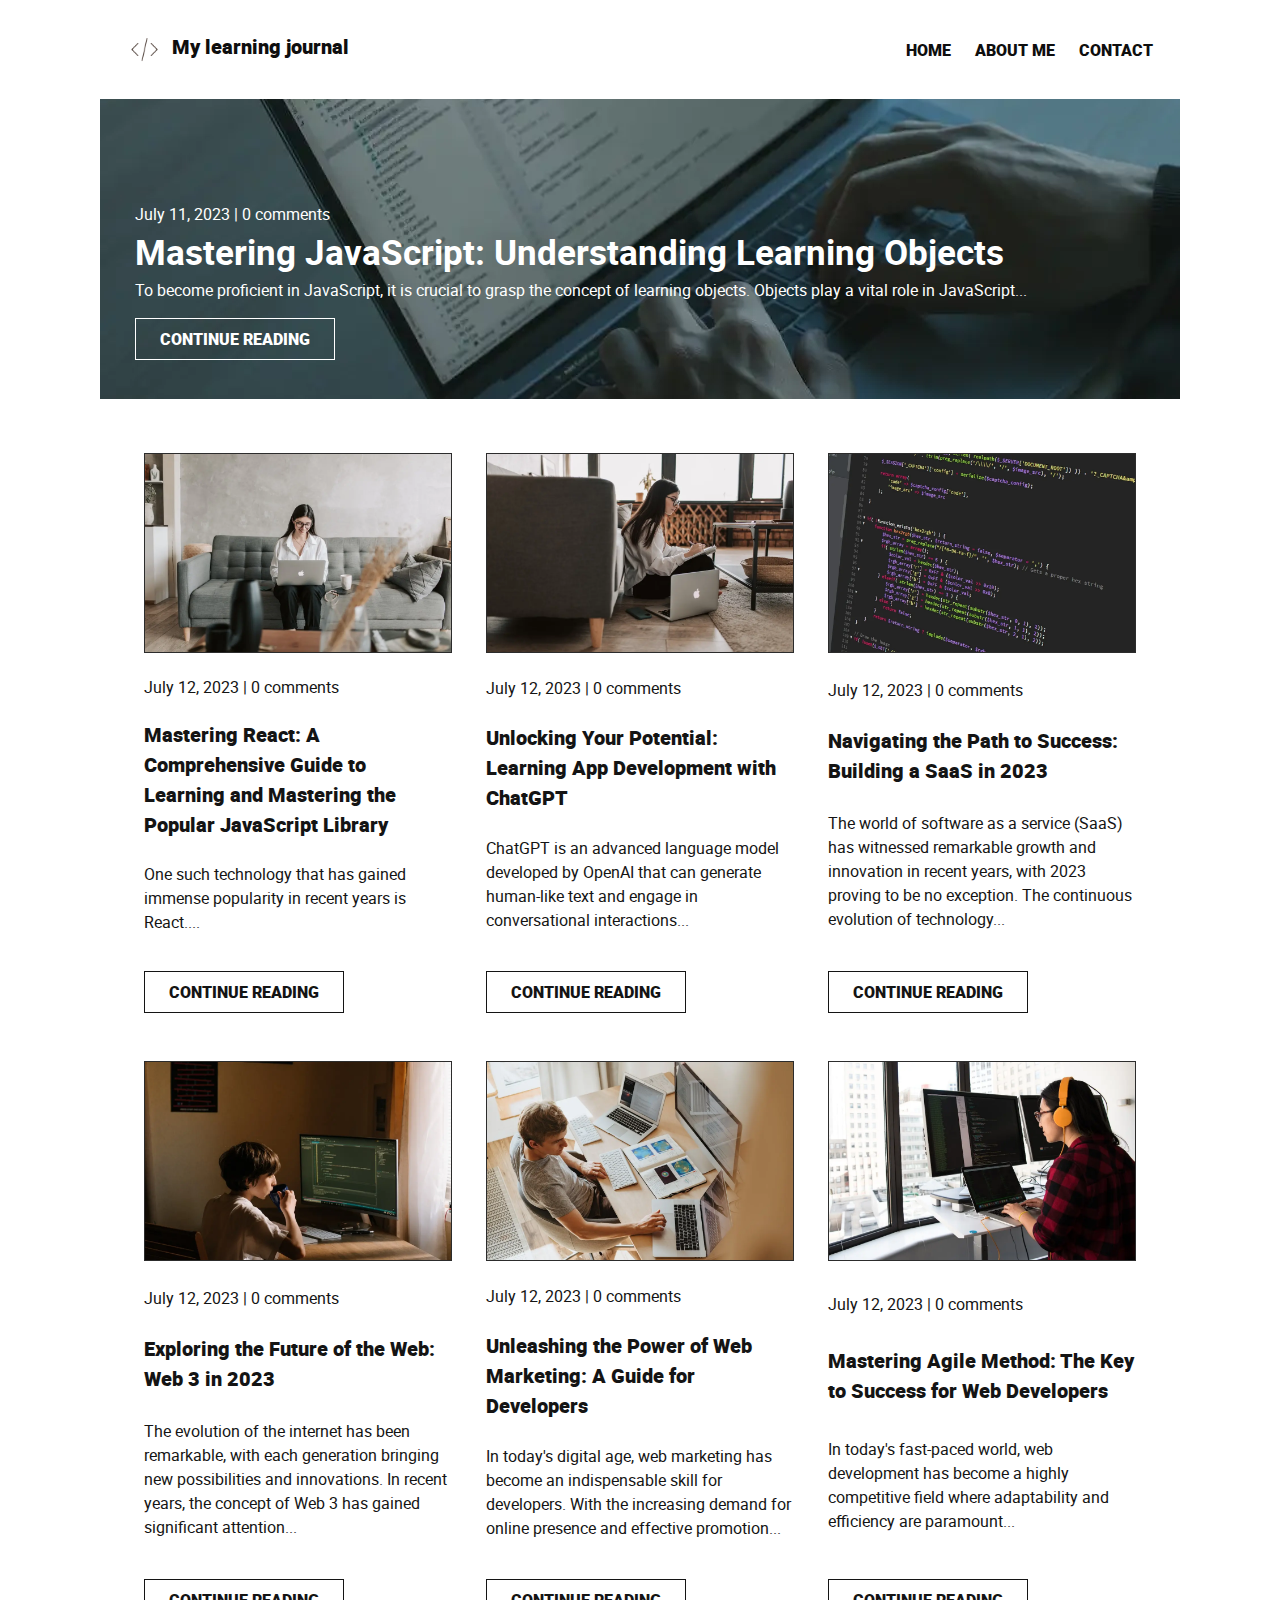
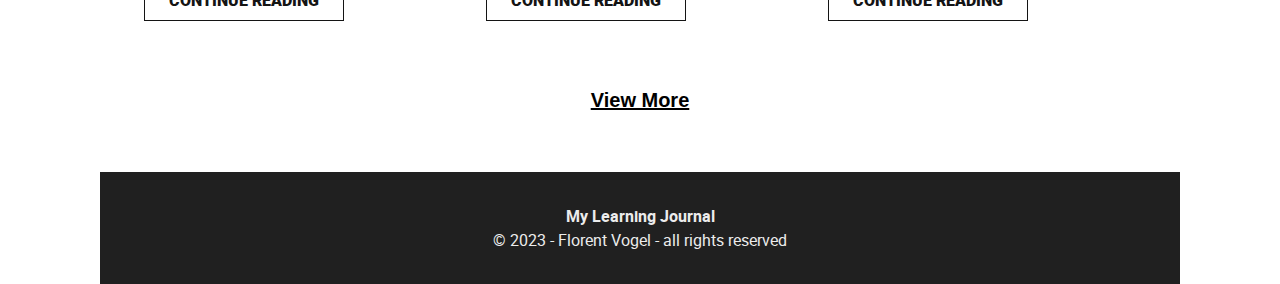
<file: my-learning-journal/assets/index.html>
<!DOCTYPE html>
<html lang="en">
<head>
    <meta charset="UTF-8">
    <meta name="viewport" content="width=device-width, initial-scale=1.0">
    <meta name="description" content="Unlock the world of web development with our comprehensive blog! Discover the essential skills, best resources, and expert tips to kickstart your journey in learning web development. From HTML and CSS basics to advanced JavaScript techniques, dive into the realm of coding and create stunning websites. Start your web development learning adventure today!">
    <link rel="preload" href="./css/styles.css" as="style">
    <link rel="stylesheet" type="text/css" href="./css/styles.css">
    <link rel="preload" href="./js/main.js" as="script">
    <link rel="preload" href="./js/navbar.js" as="script">
    <link rel="apple-touch-icon" sizes="180x180" href="./favicon/apple-touch-icon.png">
    <link rel="icon" type="image/png" sizes="32x32" href="./favicon/favicon-32x32.png">
    <link rel="icon" type="image/png" sizes="16x16" href="./favicon/favicon-16x16.png">
    <title>My learning journal</title>
</head>
<body>
    <header>
        <div class="header-container">
            <div class="site-title-container">
                <img src="./images/my-learning-journal-logo.png" alt="logo" class="logo">
                <h1 class="site-title">My learning journal</h1>
            </div>
            <nav class="navbar">
                <ul>
                    <li><a href="./index.html">HOME</a></li>
                    <li><a href="./pages/about.html">ABOUT ME</a></li>
                    <li><a href="./pages/contact.html">CONTACT</a></li>
                </ul>
            </nav>
            <button class="hamburger-menu">
                <div class="bar"></div>
            </button>
            <nav class="navbar-mobile">
                <ul>
                    <li><a href="./index.html">HOME</a></li>
                    <li><a href="./pages/about.html">ABOUT ME</a></li>
                    <li><a href="./pages/contact.html">CONTACT</a></li>
                </ul>
            </nav>
        </div>
    </header>

    <main class="main-section">
        <section class="cover-section">    
            <article class="article-featured">
                <div class="article-recent-main">
                    <img src="./images/cover-article.webp" alt="A man writing code on his laptop" class="article-cover-image" width="1080" height="300">
                    <div class="article-body-container">
                        <p class="article-info"><time= datetime="2023-07-11">July 11, 2023</time> | 0 comments</p>
                        <h2 class="article-title-cover">Mastering JavaScript: Understanding Learning Objects</h2>
                        <p class="article-description">To become proficient in JavaScript, it is crucial to grasp the concept of learning objects. Objects play a vital role in JavaScript...</p>
                        <a href="./articles/article1.html" class="article-read-more article-read-more__white">CONTINUE READING</a>
                    </div>      
                </div>
            </article>
            
        </section>

        <section class="section-feed">
            <div class="article-feed">
                
            </div>
            <div class="view-more-articles">

            </div>
            <button class="btn view-more-btn" id="view-more-btn">View More</button>
            <button class="btn view-less-btn" id="view-less-btn">View Less</button>
        </section>
    </main>

    <footer>
        <strong>My Learning Journal</strong><br>
        &copy 2023 - Florent Vogel - all rights reserved
    </footer>
    <script src="./js/main.js" type="module" defer></script>
    <script src="./js/navbar.js" defer></script>
</body>
</html>
</file>
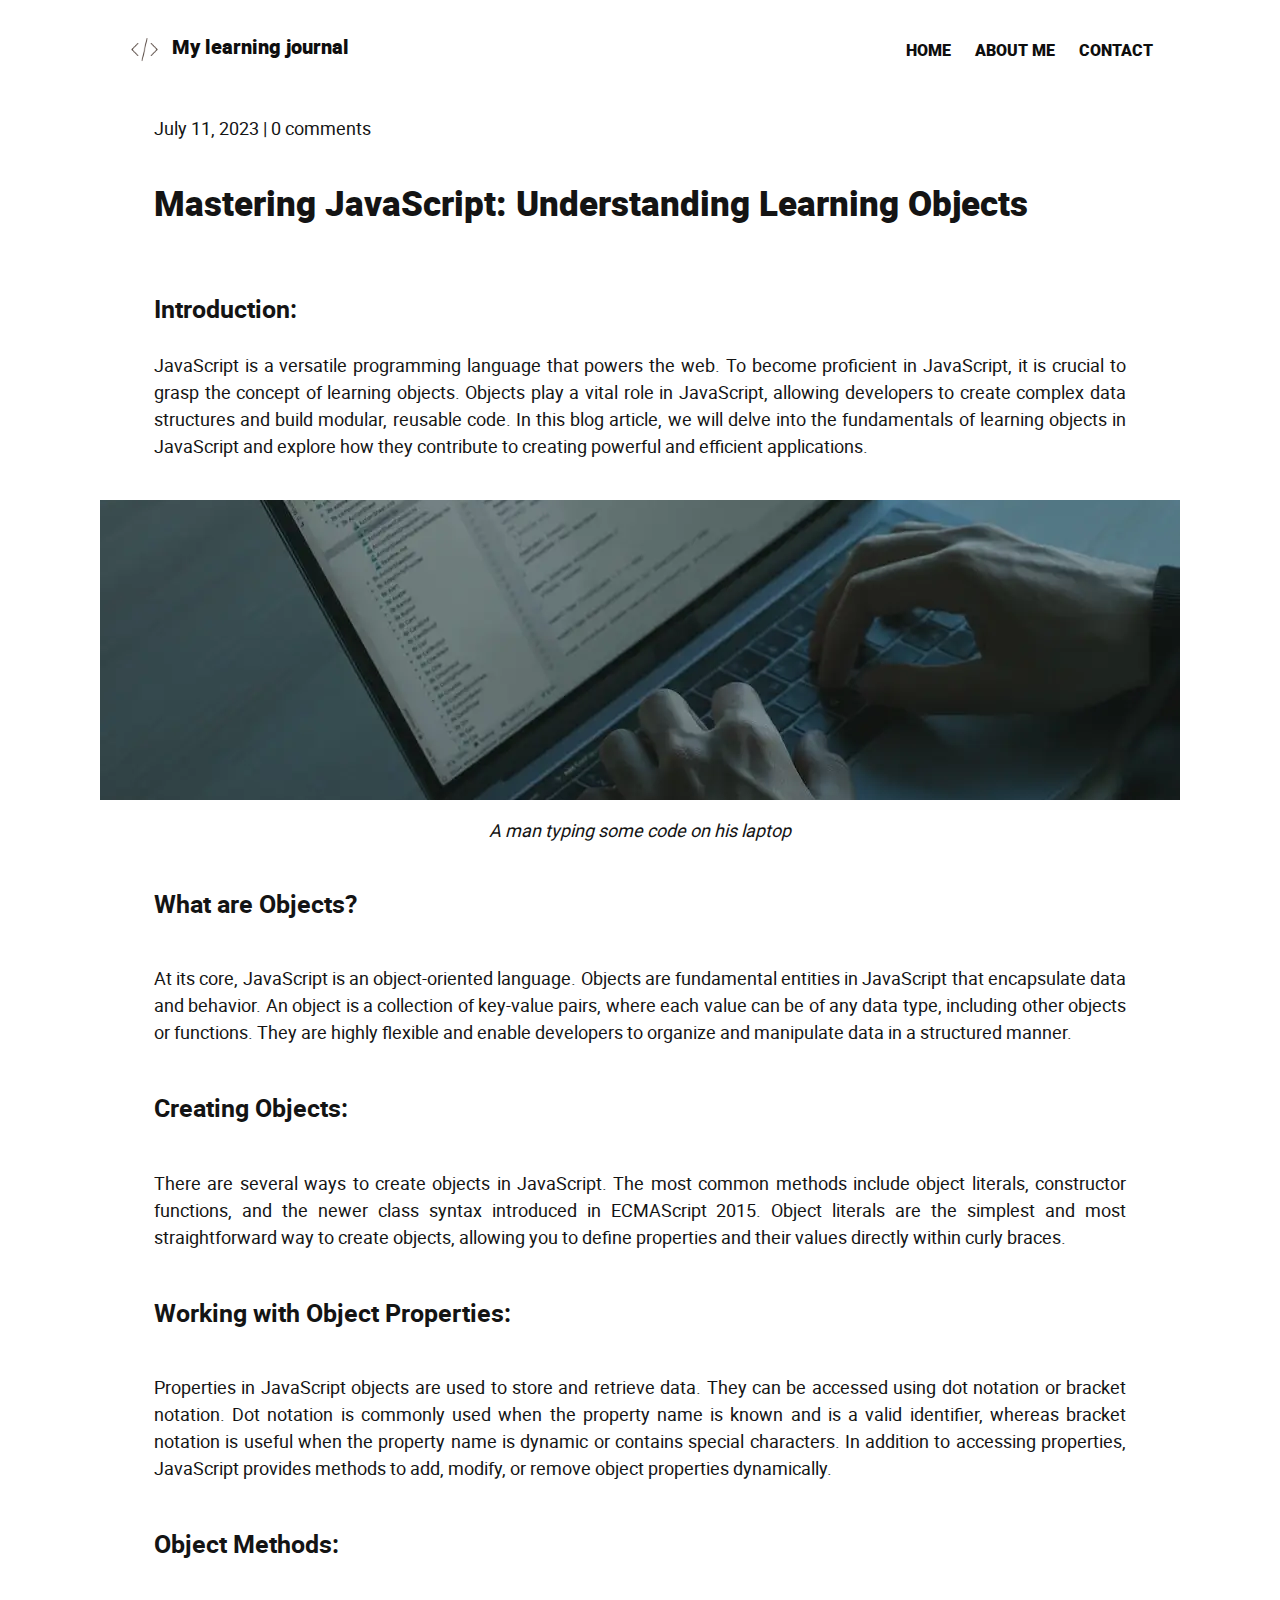
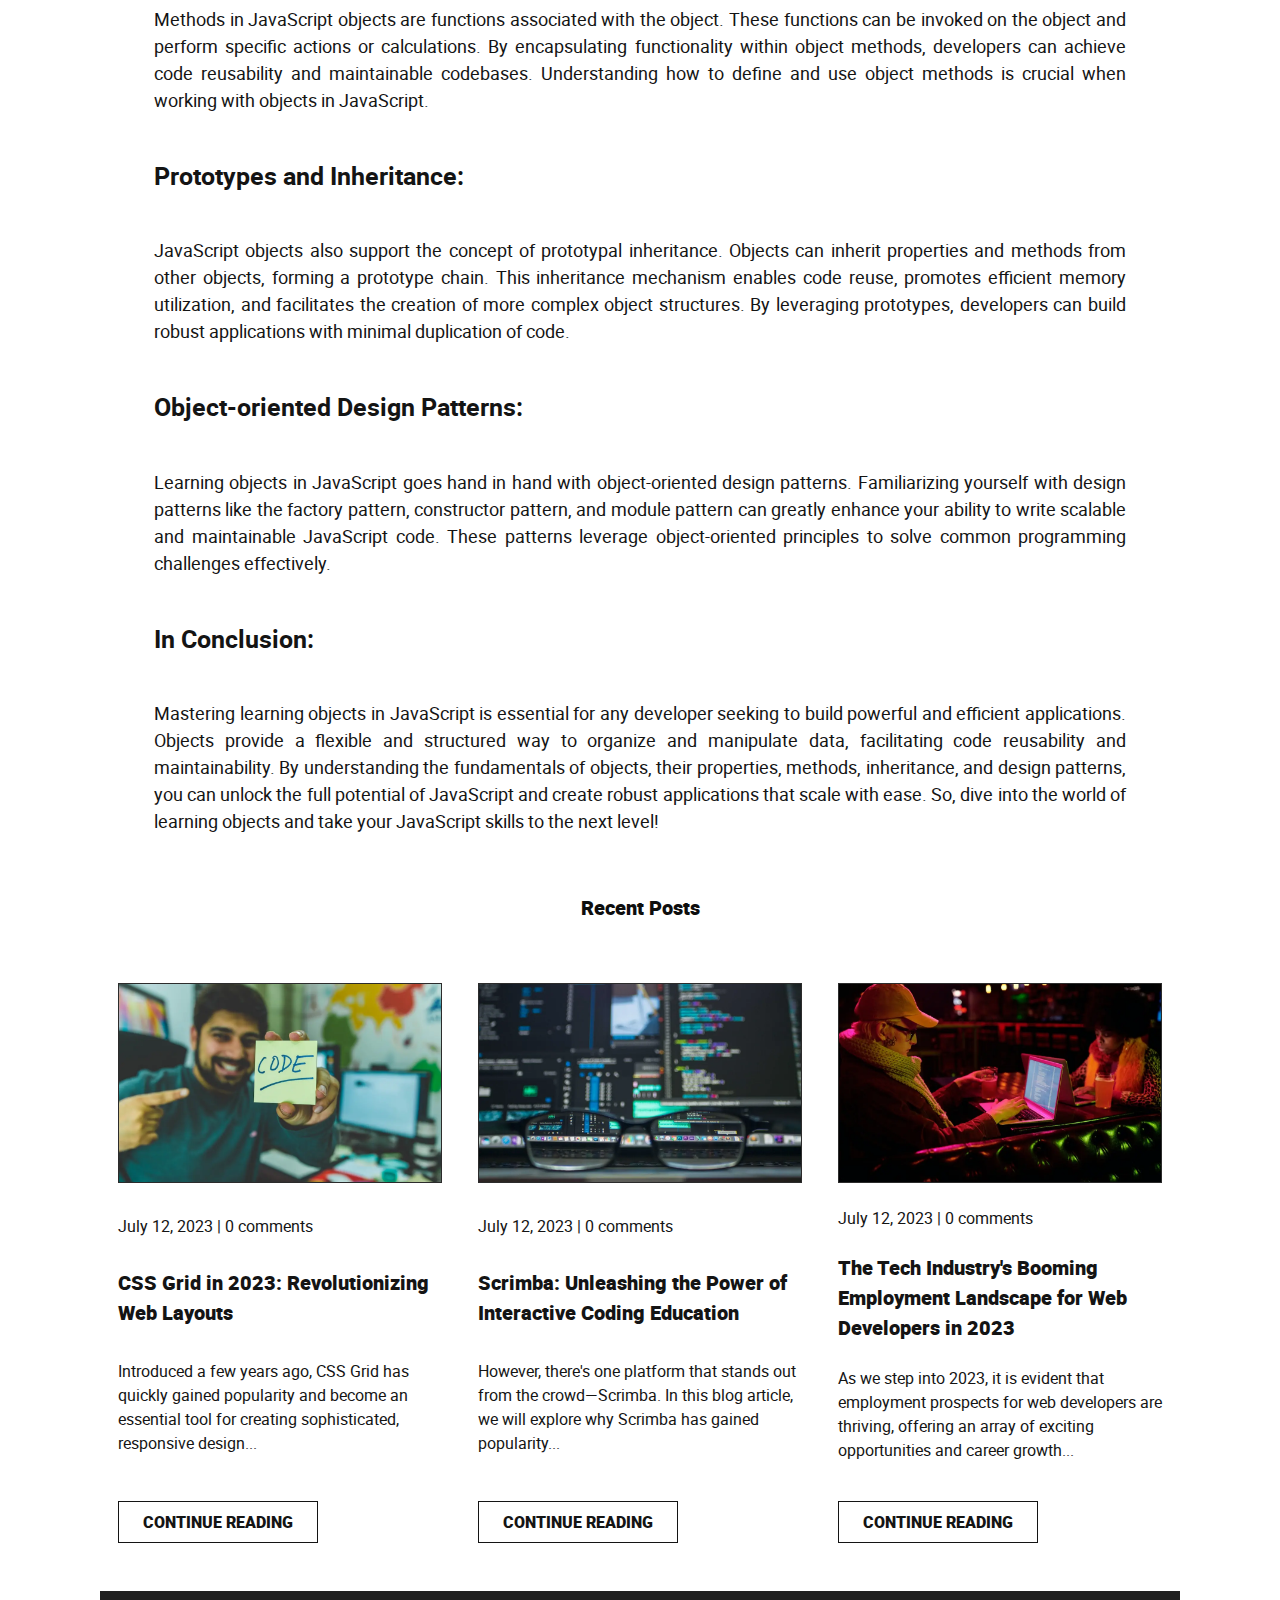
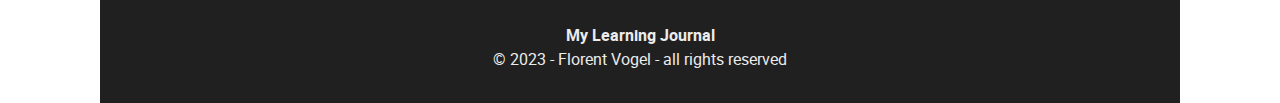
<file: my-learning-journal/assets/articles/article1.html>
<!DOCTYPE html>
<html lang="en">
<head>
    <meta charset="UTF-8">
    <meta name="viewport" content="width=device-width, initial-scale=1.0">
    <meta name="description" content="Unlock the world of web development with our comprehensive blog! Discover the essential skills, best resources, and expert tips to kickstart your journey in learning web development. From HTML and CSS basics to advanced JavaScript techniques, dive into the realm of coding and create stunning websites. Start your web development learning adventure today!">
    <link rel="stylesheet" type="text/css" href="../css/styles.css">
    <link rel="stylesheet" type="text/css" href="../css/article.css">
    <link rel="apple-touch-icon" sizes="180x180" href="../favicon/apple-touch-icon.png">
    <link rel="icon" type="image/png" sizes="32x32" href="../favicon/favicon-32x32.png">
    <link rel="icon" type="image/png" sizes="16x16" href="../favicon/favicon-16x16.png">
    <title>Mastering JavaScript: Understanding Learning Objects</title>
</head>
<body>
    <header>
        <div class="header-container">
            <div class="site-title-container">
                <img src="../images/my-learning-journal-logo.png" alt="logo" class="logo">
                <h1 class="site-title">My learning journal</h1>
            </div>
            <nav class="navbar">
                <ul>
                    <li><a href="../index.html">HOME</a></li>
                    <li><a href="../pages/about.html">ABOUT ME</a></li>
                    <li><a href="../pages/contact.html">CONTACT</a></li>
                </ul>
            </nav>
            <button class="hamburger-menu">
                <div class="bar"></div>
            </button>
            <nav class="navbar-mobile">
                <ul>
                    <li><a href="../index.html">HOME</a></li>
                    <li><a href="../pages/about.html">ABOUT ME</a></li>
                    <li><a href="../pages/contact.html">CONTACT</a></li>
                </ul>
            </nav>
        </div>
    </header>

    <main>
        <section> 
            <div class="article-introdution">
                <p class="article-info"><time= datetime="2023-07-11">July 11, 2023</time> | 0 comments</p> 
                <h2>Mastering JavaScript: Understanding Learning Objects</h2>
                <h3>Introduction:</h3>
                <p>JavaScript is a versatile programming language that powers the web. To become proficient in JavaScript, it is crucial to grasp the concept of learning objects. Objects play a vital role in JavaScript, allowing developers to create complex data structures and build modular, reusable code. In this blog article, we will delve into the fundamentals of learning objects in JavaScript and explore how they contribute to creating powerful and efficient applications.</p>
            </div>  
            
            <div class="article-image">
                <figure>
                    <img src="../images/cover-article.webp" alt="A man typing some code on his laptop" class="article-cover-image" width="1080" height="300">
                    <figcaption>A man typing some code on his laptop</figcaption>
                </figure>
                
            </div>
        
            <div class="article-body">
                <h4>What are Objects?</h4>
                <p>At its core, JavaScript is an object-oriented language. Objects are fundamental entities in JavaScript that encapsulate data and behavior. An object is a collection of key-value pairs, where each value can be of any data type, including other objects or functions. They are highly flexible and enable developers to organize and manipulate data in a structured manner.</p>
        
                <h4>Creating Objects:</h4>
                <p>There are several ways to create objects in JavaScript. The most common methods include object literals, constructor functions, and the newer class syntax introduced in ECMAScript 2015. Object literals are the simplest and most straightforward way to create objects, allowing you to define properties and their values directly within curly braces.</p>
        
                <h4>Working with Object Properties:</h4>
                <p>Properties in JavaScript objects are used to store and retrieve data. They can be accessed using dot notation or bracket notation. Dot notation is commonly used when the property name is known and is a valid identifier, whereas bracket notation is useful when the property name is dynamic or contains special characters. In addition to accessing properties, JavaScript provides methods to add, modify, or remove object properties dynamically.</p>
        
                <h4>Object Methods:</h4>
                <p>Methods in JavaScript objects are functions associated with the object. These functions can be invoked on the object and perform specific actions or calculations. By encapsulating functionality within object methods, developers can achieve code reusability and maintainable codebases. Understanding how to define and use object methods is crucial when working with objects in JavaScript.</p>
        
                <h4>Prototypes and Inheritance:</h4>
                <p>JavaScript objects also support the concept of prototypal inheritance. Objects can inherit properties and methods from other objects, forming a prototype chain. This inheritance mechanism enables code reuse, promotes efficient memory utilization, and facilitates the creation of more complex object structures. By leveraging prototypes, developers can build robust applications with minimal duplication of code.</p>
        
                <h4>Object-oriented Design Patterns:</h4>
                <p>Learning objects in JavaScript goes hand in hand with object-oriented design patterns. Familiarizing yourself with design patterns like the factory pattern, constructor pattern, and module pattern can greatly enhance your ability to write scalable and maintainable JavaScript code. These patterns leverage object-oriented principles to solve common programming challenges effectively.</p>
        
                <h3>In Conclusion:</h3>
                <p>Mastering learning objects in JavaScript is essential for any developer seeking to build powerful and efficient applications. Objects provide a flexible and structured way to organize and manipulate data, facilitating code reusability and maintainability. By understanding the fundamentals of objects, their properties, methods, inheritance, and design patterns, you can unlock the full potential of JavaScript and create robust applications that scale with ease. So, dive into the world of learning objects and take your JavaScript skills to the next level!</p>
            </div> 
        </section>
        
        <section class="recent-articles">
            <p class="recent-posts-title">Recent Posts</p>
            <div class="recent-articles-feed">
                
            </div>
        </section>
    </main>

    <footer>
        <strong>My Learning Journal</strong><br>
        &copy 2023 - Florent Vogel - all rights reserved
    </footer>
    <script src="../js/navbar.js" defer></script>
    <script src="../js/recent-posts.js" type="module" defer></script>
</body>
</html>
</file>
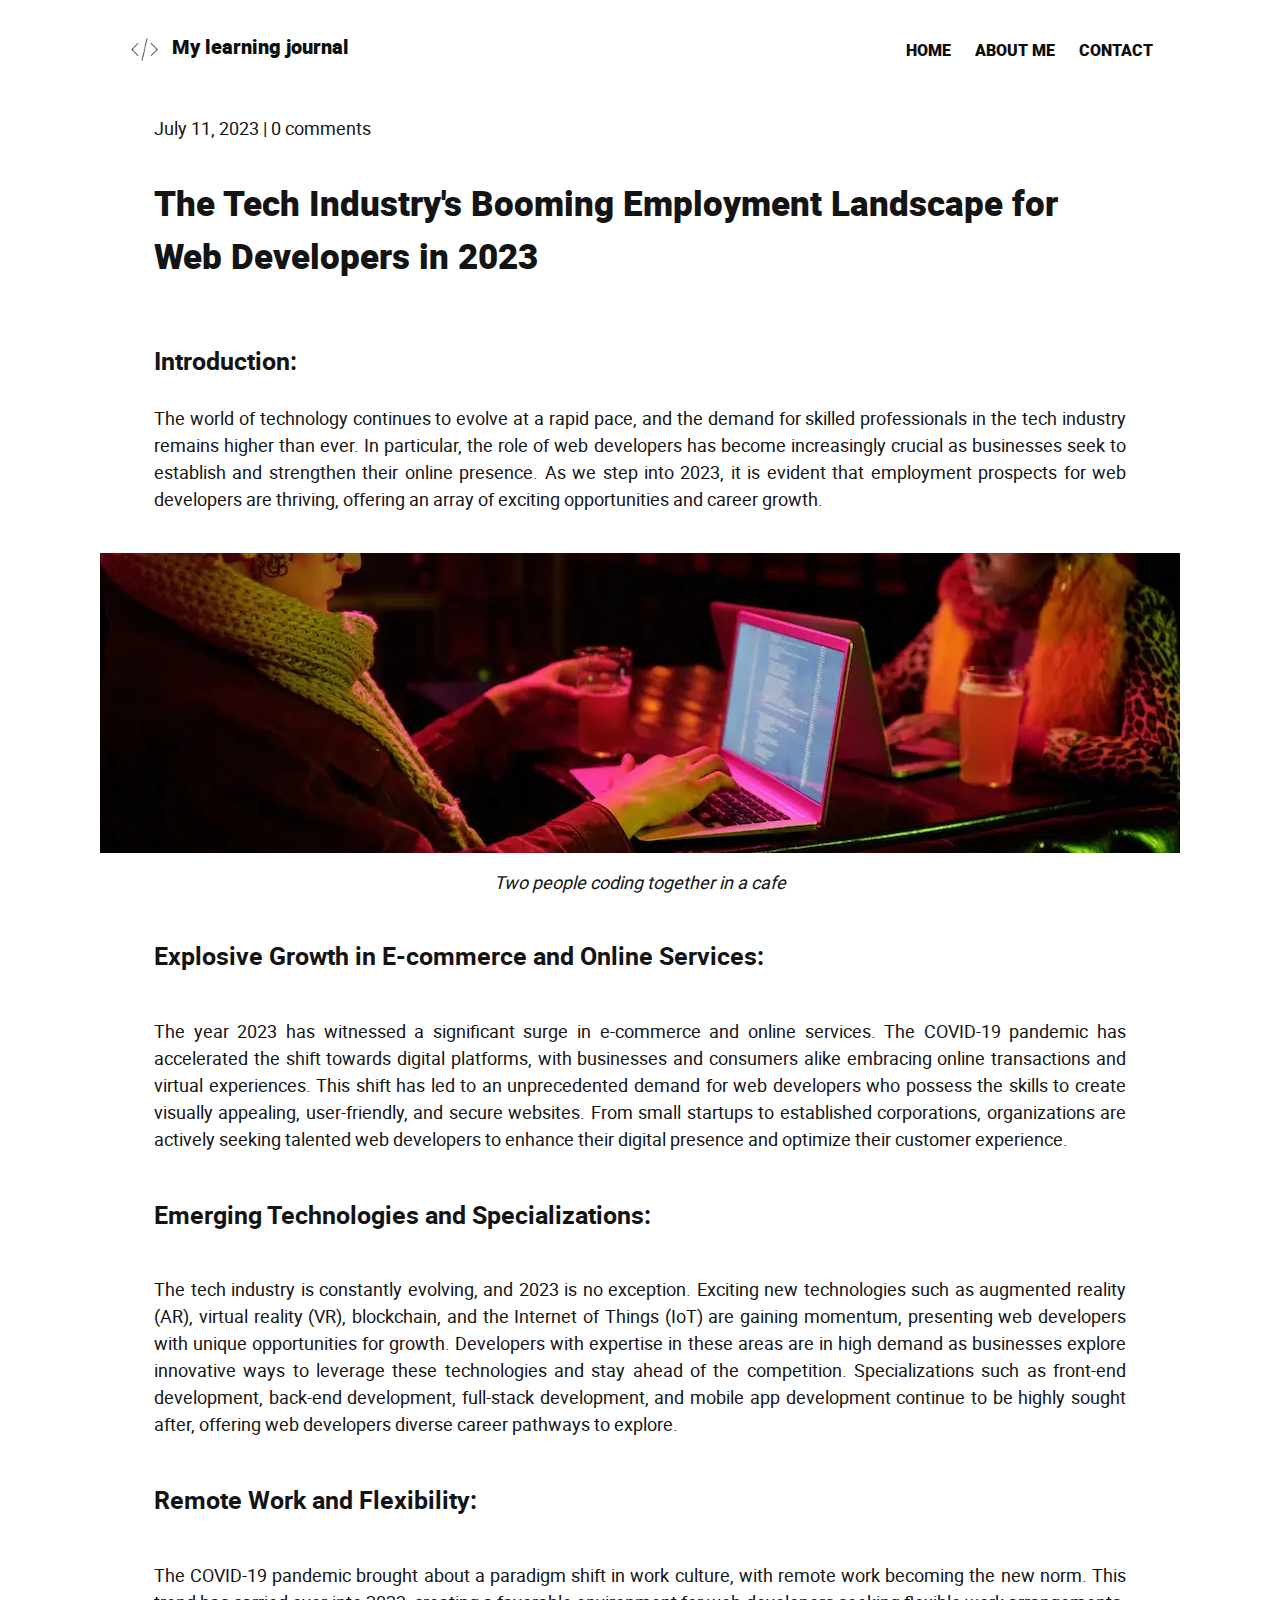
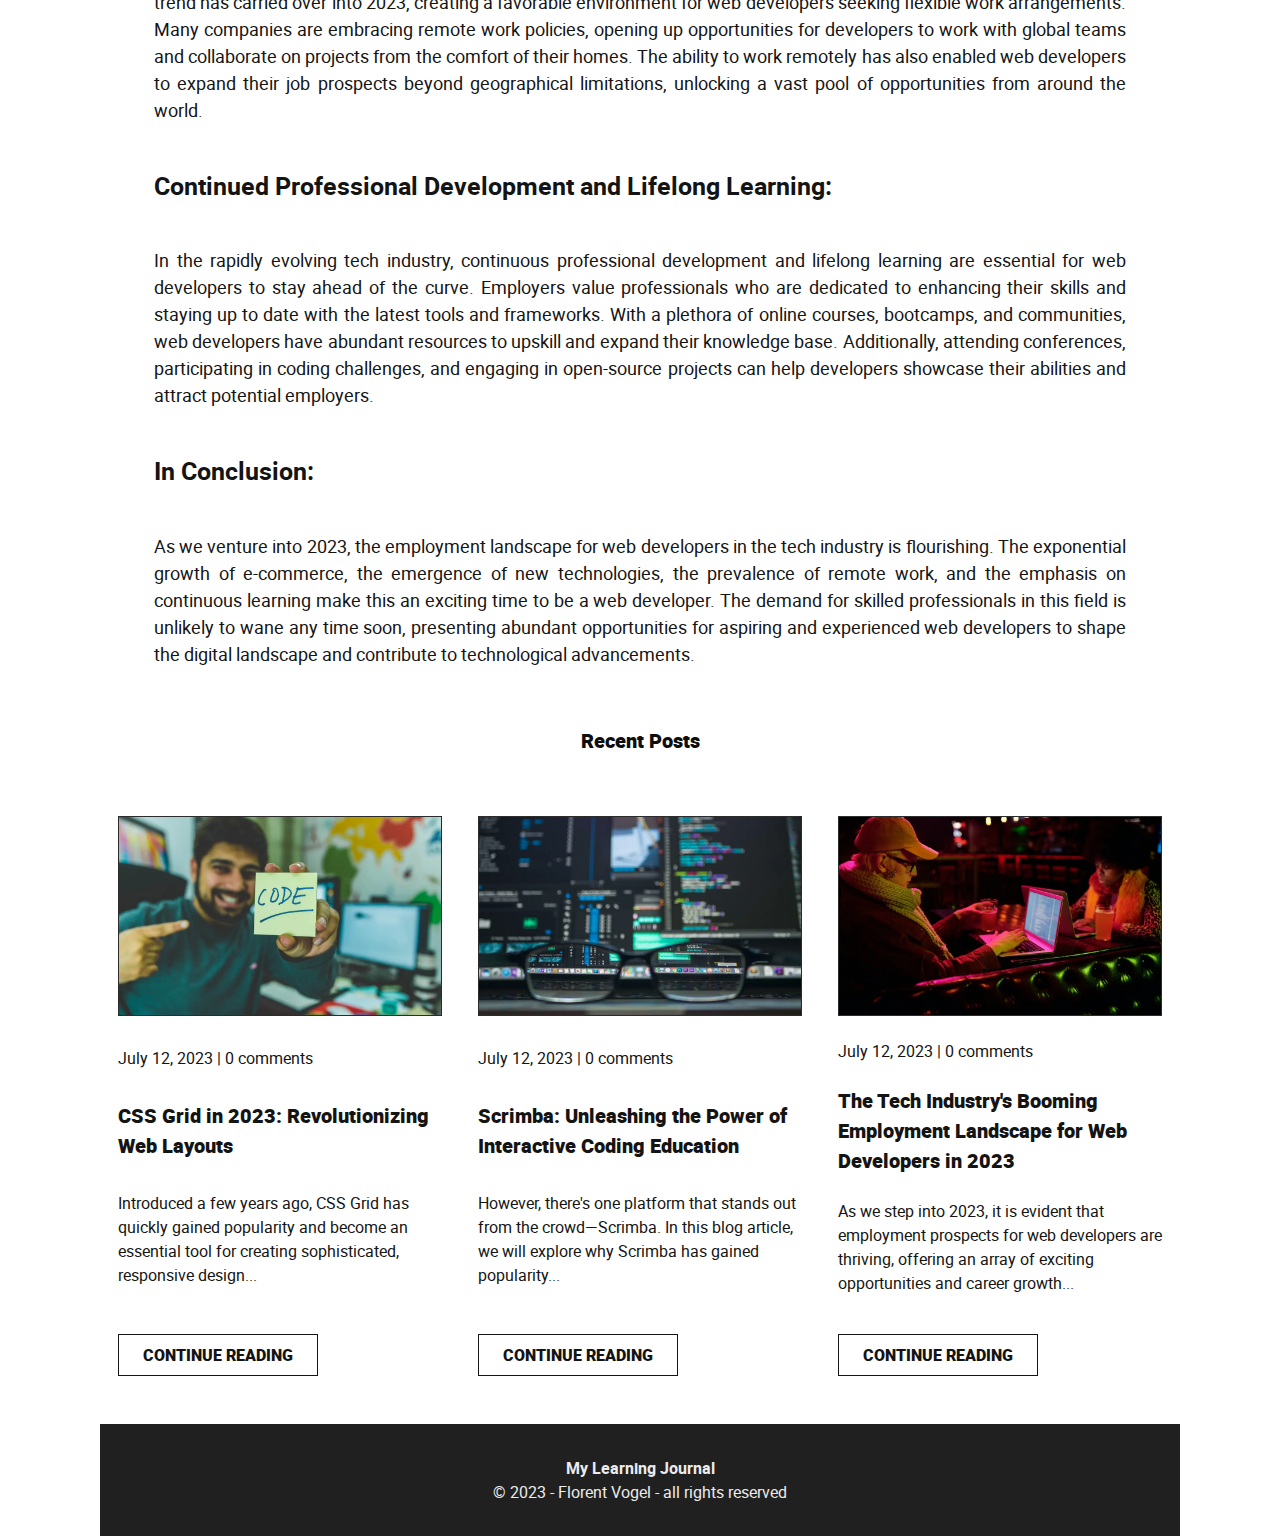
<file: my-learning-journal/assets/articles/article10.html>
<!DOCTYPE html>
<html lang="en">
<head>
    <meta charset="UTF-8">
    <meta name="viewport" content="width=device-width, initial-scale=1.0">
    <meta name="description" content="Unlock the world of web development with our comprehensive blog! Discover the essential skills, best resources, and expert tips to kickstart your journey in learning web development. From HTML and CSS basics to advanced JavaScript techniques, dive into the realm of coding and create stunning websites. Start your web development learning adventure today!">
    <link rel="stylesheet" type="text/css" href="../css/styles.css">
    <link rel="stylesheet" type="text/css" href="../css/article.css">
    <link rel="apple-touch-icon" sizes="180x180" href="../favicon/apple-touch-icon.png">
    <link rel="icon" type="image/png" sizes="32x32" href="../favicon/favicon-32x32.png">
    <link rel="icon" type="image/png" sizes="16x16" href="../favicon/favicon-16x16.png">
    <title>The Tech Industry's Booming Employment Landscape for Web Developers in 2023</title>
</head>
<body>
    <header>
        <div class="header-container">
            <div class="site-title-container">
                <img src="../images/my-learning-journal-logo.png" alt="logo" class="logo">
                <h1 class="site-title">My learning journal</h1>
            </div>
            <nav class="navbar">
                <ul>
                    <li><a href="../index.html">HOME</a></li>
                    <li><a href="../pages/about.html">ABOUT ME</a></li>
                    <li><a href="../pages/contact.html">CONTACT</a></li>
                </ul>
            </nav>
            <button class="hamburger-menu">
                <div class="bar"></div>
            </button>
            <nav class="navbar-mobile">
                <ul>
                    <li><a href="../index.html">HOME</a></li>
                    <li><a href="../pages/about.html">ABOUT ME</a></li>
                    <li><a href="../pages/contact.html">CONTACT</a></li>
                </ul>
            </nav>
        </div>
    </header>

    <main>
        <section> 
            <div class="article-introdution">
                <p class="article-info"><time= datetime="2023-07-11">July 11, 2023</time> | 0 comments</p> 
                <h2>The Tech Industry's Booming Employment Landscape for Web Developers in 2023</h2>
                <h3>Introduction:</h3>
                <p>The world of technology continues to evolve at a rapid pace, and the demand for skilled professionals in the tech industry remains higher than ever. In particular, the role of web developers has become increasingly crucial as businesses seek to establish and strengthen their online presence. As we step into 2023, it is evident that employment prospects for web developers are thriving, offering an array of exciting opportunities and career growth.</p>
            </div>  
            
            <div class="article-image">
                <figure>
                    <img src="../images/article (9).webp" alt="Two people coding together in a cafe" class="article-cover-image" width="1080" height="300">
                    <figcaption>Two people coding together in a cafe</figcaption>
                </figure>
                
            </div>
        
            <div class="article-body">
                <h4>Explosive Growth in E-commerce and Online Services:</h4>
                <p>The year 2023 has witnessed a significant surge in e-commerce and online services. The COVID-19 pandemic has accelerated the shift towards digital platforms, with businesses and consumers alike embracing online transactions and virtual experiences. This shift has led to an unprecedented demand for web developers who possess the skills to create visually appealing, user-friendly, and secure websites. From small startups to established corporations, organizations are actively seeking talented web developers to enhance their digital presence and optimize their customer experience.</p>
        
                <h4>Emerging Technologies and Specializations:</h4>
                <p>The tech industry is constantly evolving, and 2023 is no exception. Exciting new technologies such as augmented reality (AR), virtual reality (VR), blockchain, and the Internet of Things (IoT) are gaining momentum, presenting web developers with unique opportunities for growth. Developers with expertise in these areas are in high demand as businesses explore innovative ways to leverage these technologies and stay ahead of the competition. Specializations such as front-end development, back-end development, full-stack development, and mobile app development continue to be highly sought after, offering web developers diverse career pathways to explore.</p>
        
                <h4>Remote Work and Flexibility:</h4>
                <p>The COVID-19 pandemic brought about a paradigm shift in work culture, with remote work becoming the new norm. This trend has carried over into 2023, creating a favorable environment for web developers seeking flexible work arrangements. Many companies are embracing remote work policies, opening up opportunities for developers to work with global teams and collaborate on projects from the comfort of their homes. The ability to work remotely has also enabled web developers to expand their job prospects beyond geographical limitations, unlocking a vast pool of opportunities from around the world.</p>
        
                <h4>Continued Professional Development and Lifelong Learning:</h4>
                <p>In the rapidly evolving tech industry, continuous professional development and lifelong learning are essential for web developers to stay ahead of the curve. Employers value professionals who are dedicated to enhancing their skills and staying up to date with the latest tools and frameworks. With a plethora of online courses, bootcamps, and communities, web developers have abundant resources to upskill and expand their knowledge base. Additionally, attending conferences, participating in coding challenges, and engaging in open-source projects can help developers showcase their abilities and attract potential employers.</p>
        
                <h3>In Conclusion:</h3>
                <p>As we venture into 2023, the employment landscape for web developers in the tech industry is flourishing. The exponential growth of e-commerce, the emergence of new technologies, the prevalence of remote work, and the emphasis on continuous learning make this an exciting time to be a web developer. The demand for skilled professionals in this field is unlikely to wane any time soon, presenting abundant opportunities for aspiring and experienced web developers to shape the digital landscape and contribute to technological advancements.</p>
            </div> 
        </section>
        
        <section class="recent-articles">
            <p class="recent-posts-title">Recent Posts</p>
            <div class="recent-articles-feed">
                
            </div>
        </section>
    </main>

    <footer>
        <strong>My Learning Journal</strong><br>
        &copy 2023 - Florent Vogel - all rights reserved
    </footer>
    <script src="../js/navbar.js" defer></script>
    <script src="../js/recent-posts.js" type="module" defer></script>
</body>
</html>
</file>
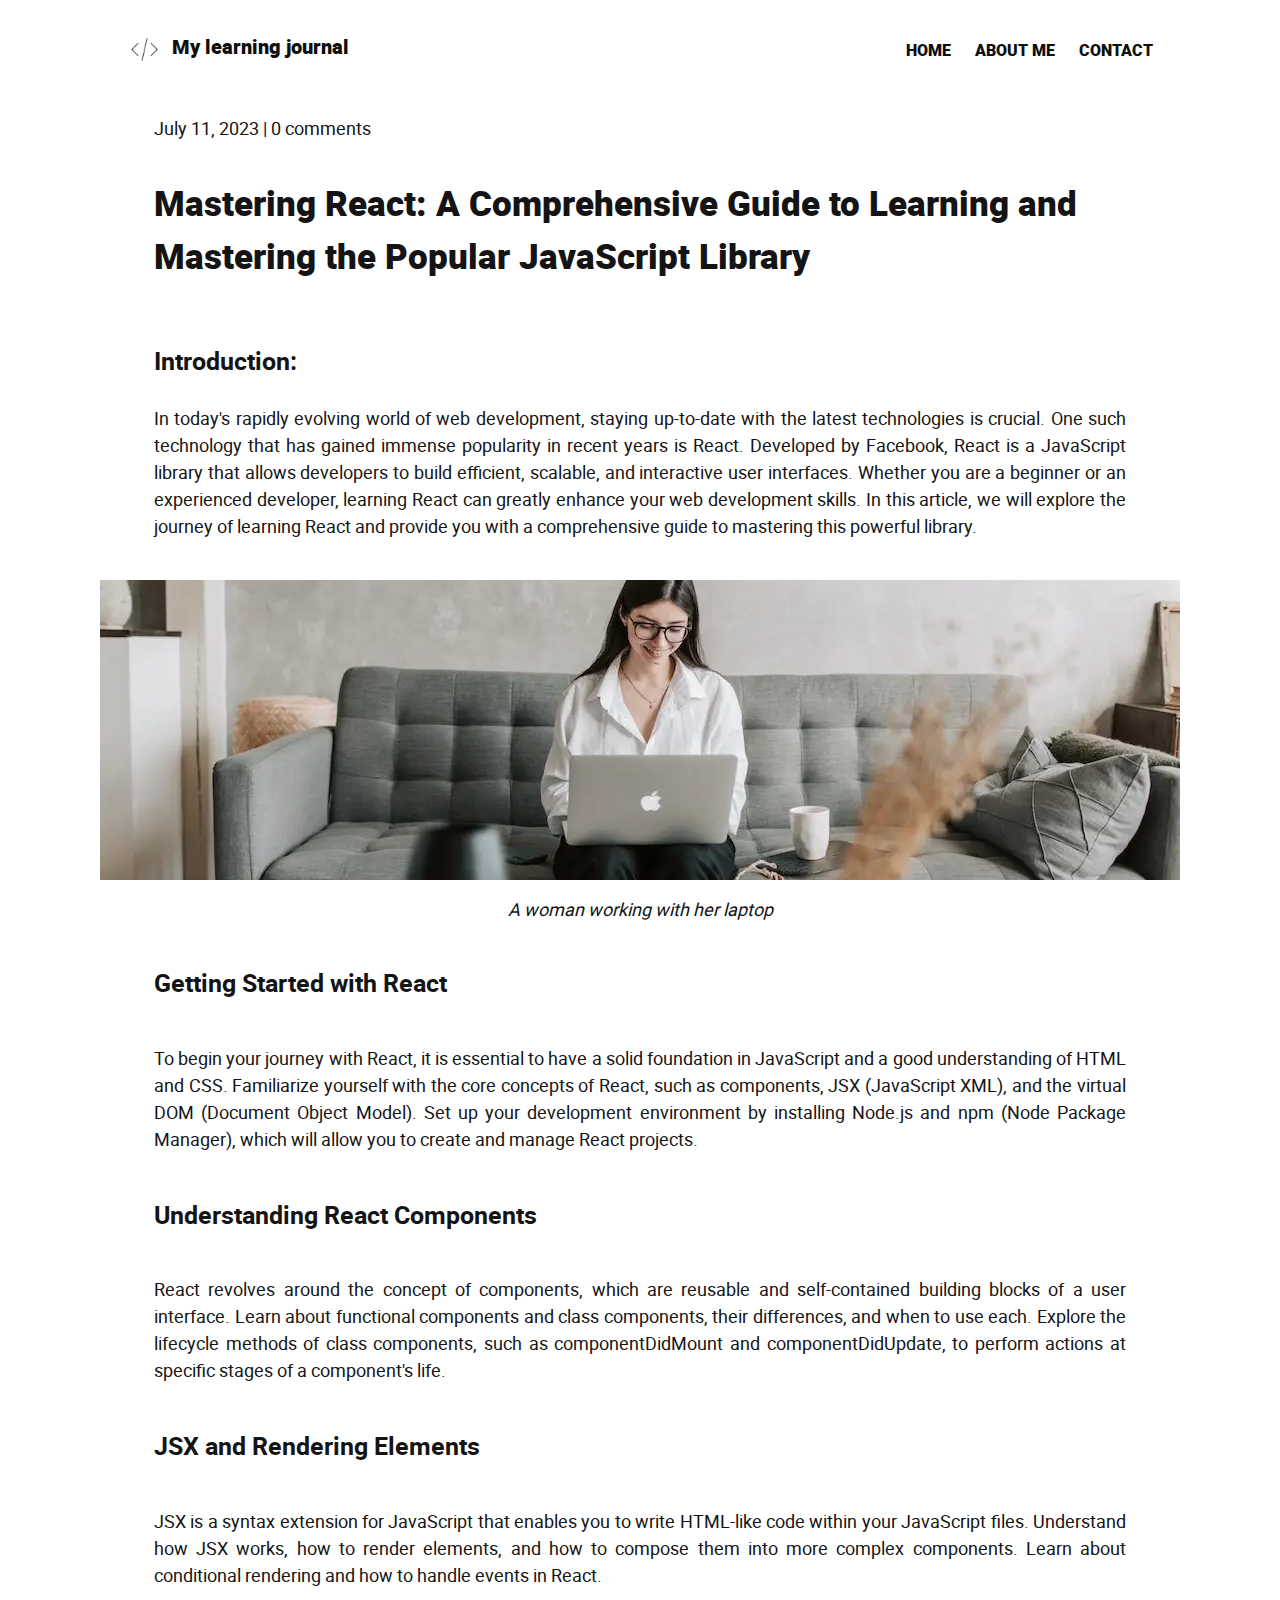
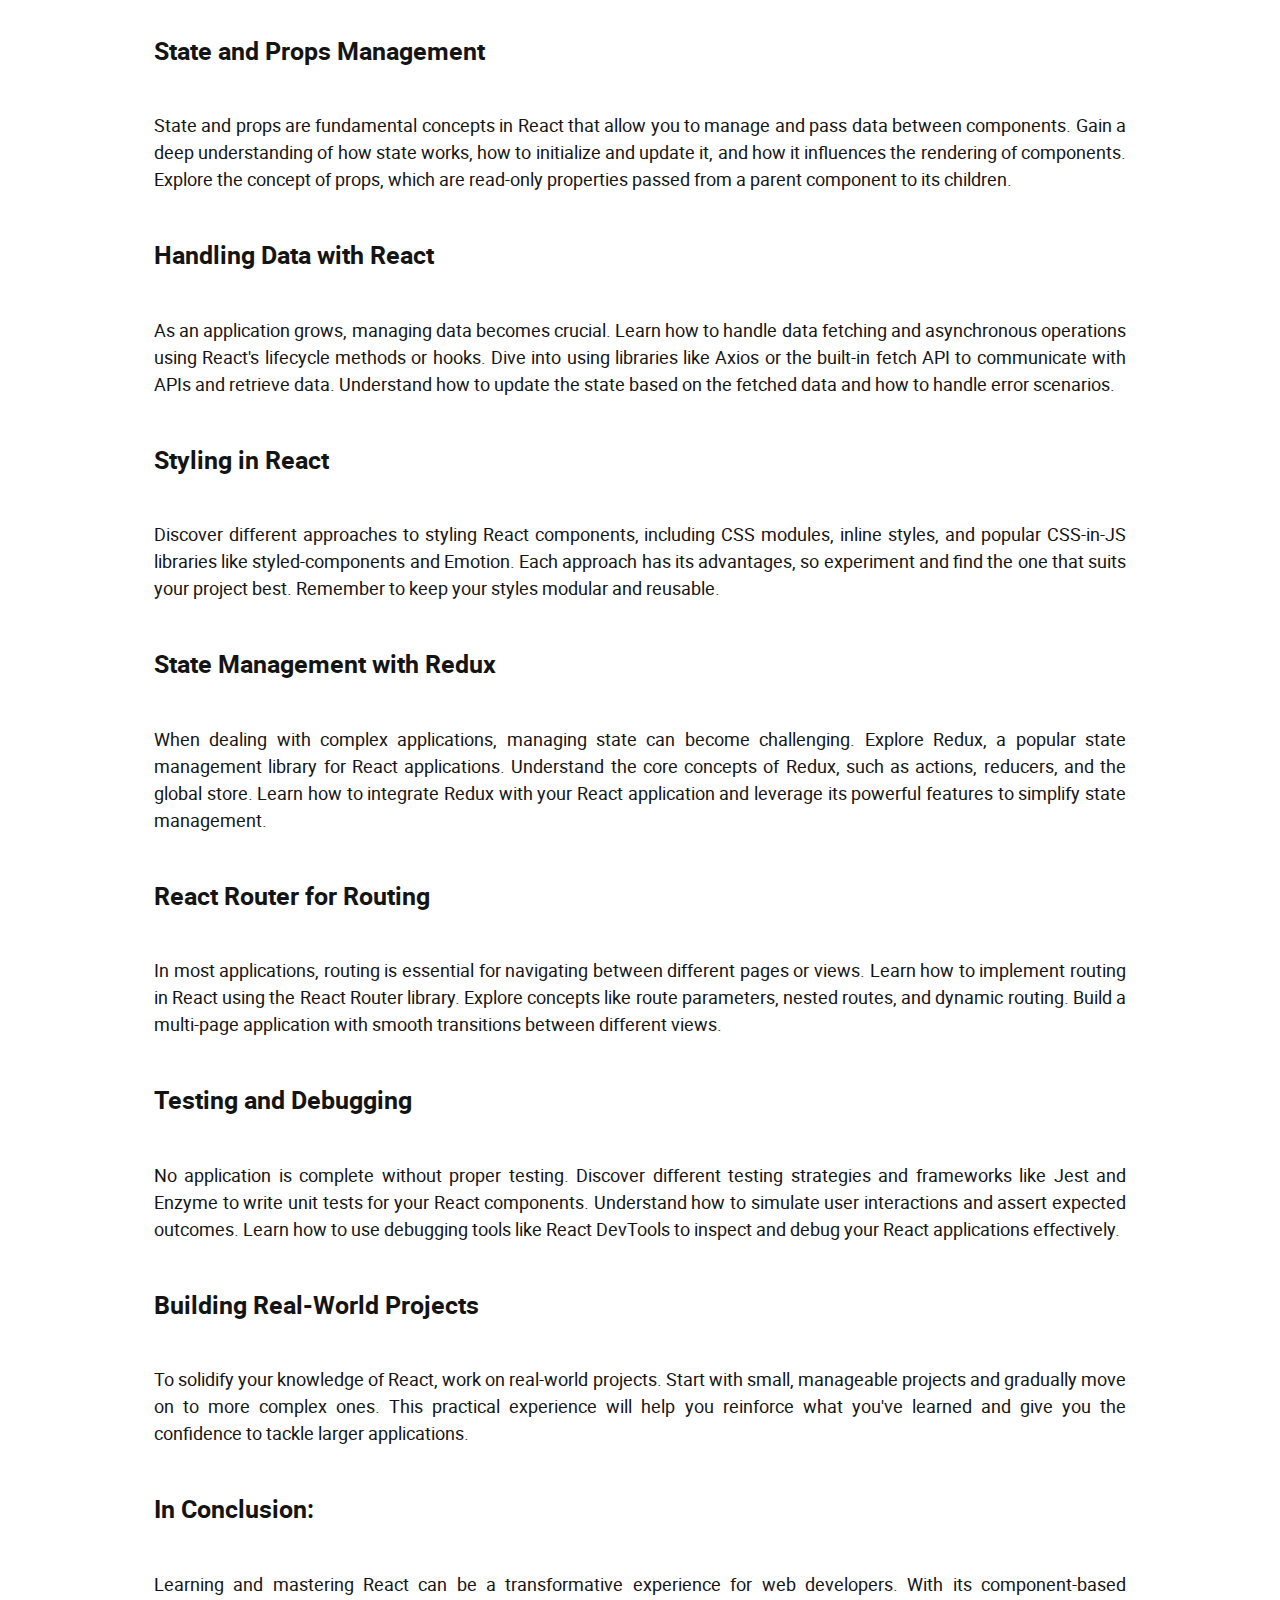
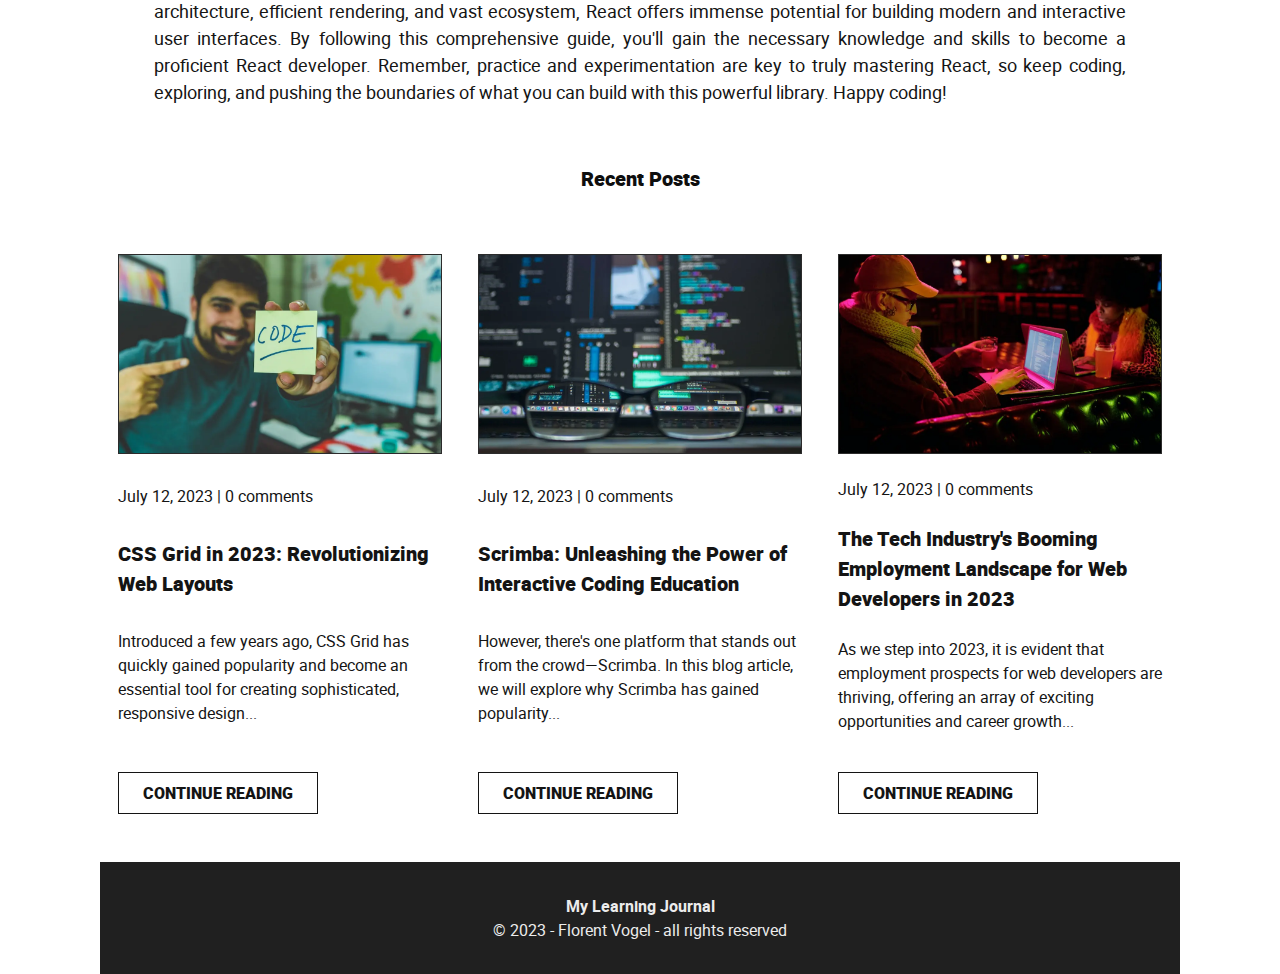
<file: my-learning-journal/assets/articles/article2.html>
<!DOCTYPE html>
<html lang="en">
<head>
    <meta charset="UTF-8">
    <meta name="viewport" content="width=device-width, initial-scale=1.0">
    <meta name="description" content="Unlock the world of web development with our comprehensive blog! Discover the essential skills, best resources, and expert tips to kickstart your journey in learning web development. From HTML and CSS basics to advanced JavaScript techniques, dive into the realm of coding and create stunning websites. Start your web development learning adventure today!">
    <link rel="stylesheet" type="text/css" href="../css/styles.css">
    <link rel="stylesheet" type="text/css" href="../css/article.css">
    <link rel="apple-touch-icon" sizes="180x180" href="../favicon/apple-touch-icon.png">
    <link rel="icon" type="image/png" sizes="32x32" href="../favicon/favicon-32x32.png">
    <link rel="icon" type="image/png" sizes="16x16" href="../favicon/favicon-16x16.png">
    <title>Mastering React: A Comprehensive Guide to Learning and Mastering the Popular JavaScript Library</title>
</head>
<body>
    <header>
        <div class="header-container">
            <div class="site-title-container">
                <img src="../images/my-learning-journal-logo.png" alt="logo" class="logo">
                <h1 class="site-title">My learning journal</h1>
            </div>
            <nav class="navbar">
                <ul>
                    <li><a href="../index.html">HOME</a></li>
                    <li><a href="../pages/about.html">ABOUT ME</a></li>
                    <li><a href="../pages/contact.html">CONTACT</a></li>
                </ul>
            </nav>
            <button class="hamburger-menu">
                <div class="bar"></div>
            </button>
            <nav class="navbar-mobile">
                <ul>
                    <li><a href="../index.html">HOME</a></li>
                    <li><a href="../pages/about.html">ABOUT ME</a></li>
                    <li><a href="../pages/contact.html">CONTACT</a></li>
                </ul>
            </nav>
        </div>
    </header>

    <main>
        <section> 
            <div class="article-introdution">
                <p class="article-info"><time= datetime="2023-07-11">July 11, 2023</time> | 0 comments</p> 
                <h2>Mastering React: A Comprehensive Guide to Learning and Mastering the Popular JavaScript Library</h2>
                <h3>Introduction:</h3>
                <p>In today's rapidly evolving world of web development, staying up-to-date with the latest technologies is crucial. One such technology that has gained immense popularity in recent years is React. Developed by Facebook, React is a JavaScript library that allows developers to build efficient, scalable, and interactive user interfaces. Whether you are a beginner or an experienced developer, learning React can greatly enhance your web development skills. In this article, we will explore the journey of learning React and provide you with a comprehensive guide to mastering this powerful library.</p>
            </div>  
            
            <div class="article-image">
                <figure>
                    <img src="../images/article (1).webp" alt="A woman working with her laptop" class="article-cover-image" width="1080" height="300">
                    <figcaption>A woman working with her laptop</figcaption>
                </figure>    
            </div>
        
            <div class="article-body">
                <h4>Getting Started with React</h4>
                <p>To begin your journey with React, it is essential to have a solid foundation in JavaScript and a good understanding of HTML and CSS. Familiarize yourself with the core concepts of React, such as components, JSX (JavaScript XML), and the virtual DOM (Document Object Model). Set up your development environment by installing Node.js and npm (Node Package Manager), which will allow you to create and manage React projects.</p>
        
                <h4>Understanding React Components</h4>
                <p>React revolves around the concept of components, which are reusable and self-contained building blocks of a user interface. Learn about functional components and class components, their differences, and when to use each. Explore the lifecycle methods of class components, such as componentDidMount and componentDidUpdate, to perform actions at specific stages of a component's life.</p>
        
                <h4>JSX and Rendering Elements</h4>
                <p>JSX is a syntax extension for JavaScript that enables you to write HTML-like code within your JavaScript files. Understand how JSX works, how to render elements, and how to compose them into more complex components. Learn about conditional rendering and how to handle events in React.</p>
        
                <h4>State and Props Management</h4>
                <p>State and props are fundamental concepts in React that allow you to manage and pass data between components. Gain a deep understanding of how state works, how to initialize and update it, and how it influences the rendering of components. Explore the concept of props, which are read-only properties passed from a parent component to its children.</p>
        
                <h4>Handling Data with React</h4>
                <p>As an application grows, managing data becomes crucial. Learn how to handle data fetching and asynchronous operations using React's lifecycle methods or hooks. Dive into using libraries like Axios or the built-in fetch API to communicate with APIs and retrieve data. Understand how to update the state based on the fetched data and how to handle error scenarios.</p>
        
                <h4>Styling in React</h4>
                <p>Discover different approaches to styling React components, including CSS modules, inline styles, and popular CSS-in-JS libraries like styled-components and Emotion. Each approach has its advantages, so experiment and find the one that suits your project best. Remember to keep your styles modular and reusable.</p>

                <h4>State Management with Redux</h4>
                <p>When dealing with complex applications, managing state can become challenging. Explore Redux, a popular state management library for React applications. Understand the core concepts of Redux, such as actions, reducers, and the global store. Learn how to integrate Redux with your React application and leverage its powerful features to simplify state management.</p>

                <h4>React Router for Routing</h4>
                <p>In most applications, routing is essential for navigating between different pages or views. Learn how to implement routing in React using the React Router library. Explore concepts like route parameters, nested routes, and dynamic routing. Build a multi-page application with smooth transitions between different views.</p>

                <h4>Testing and Debugging</h4>
                <p>No application is complete without proper testing. Discover different testing strategies and frameworks like Jest and Enzyme to write unit tests for your React components. Understand how to simulate user interactions and assert expected outcomes. Learn how to use debugging tools like React DevTools to inspect and debug your React applications effectively.</p>

                <h4>Building Real-World Projects</h4>
                <p>To solidify your knowledge of React, work on real-world projects. Start with small, manageable projects and gradually move on to more complex ones. This practical experience will help you reinforce what you've learned and give you the confidence to tackle larger applications.</p>
        
                <h3>In Conclusion:</h3>
                <p>Learning and mastering React can be a transformative experience for web developers. With its component-based architecture, efficient rendering, and vast ecosystem, React offers immense potential for building modern and interactive user interfaces. By following this comprehensive guide, you'll gain the necessary knowledge and skills to become a proficient React developer. Remember, practice and experimentation are key to truly mastering React, so keep coding, exploring, and pushing the boundaries of what you can build with this powerful library. Happy coding!</p>
            </div> 
        </section>
        
        <section class="recent-articles">
            <p class="recent-posts-title">Recent Posts</p>
            <div class="recent-articles-feed">
                
            </div>
        </section>
    </main>

    <footer>
        <strong>My Learning Journal</strong><br>
        &copy 2023 - Florent Vogel - all rights reserved
    </footer>
    <script src="../js/navbar.js" defer></script>
    <script src="../js/recent-posts.js" type="module" defer></script>
</body>
</html>
</file>
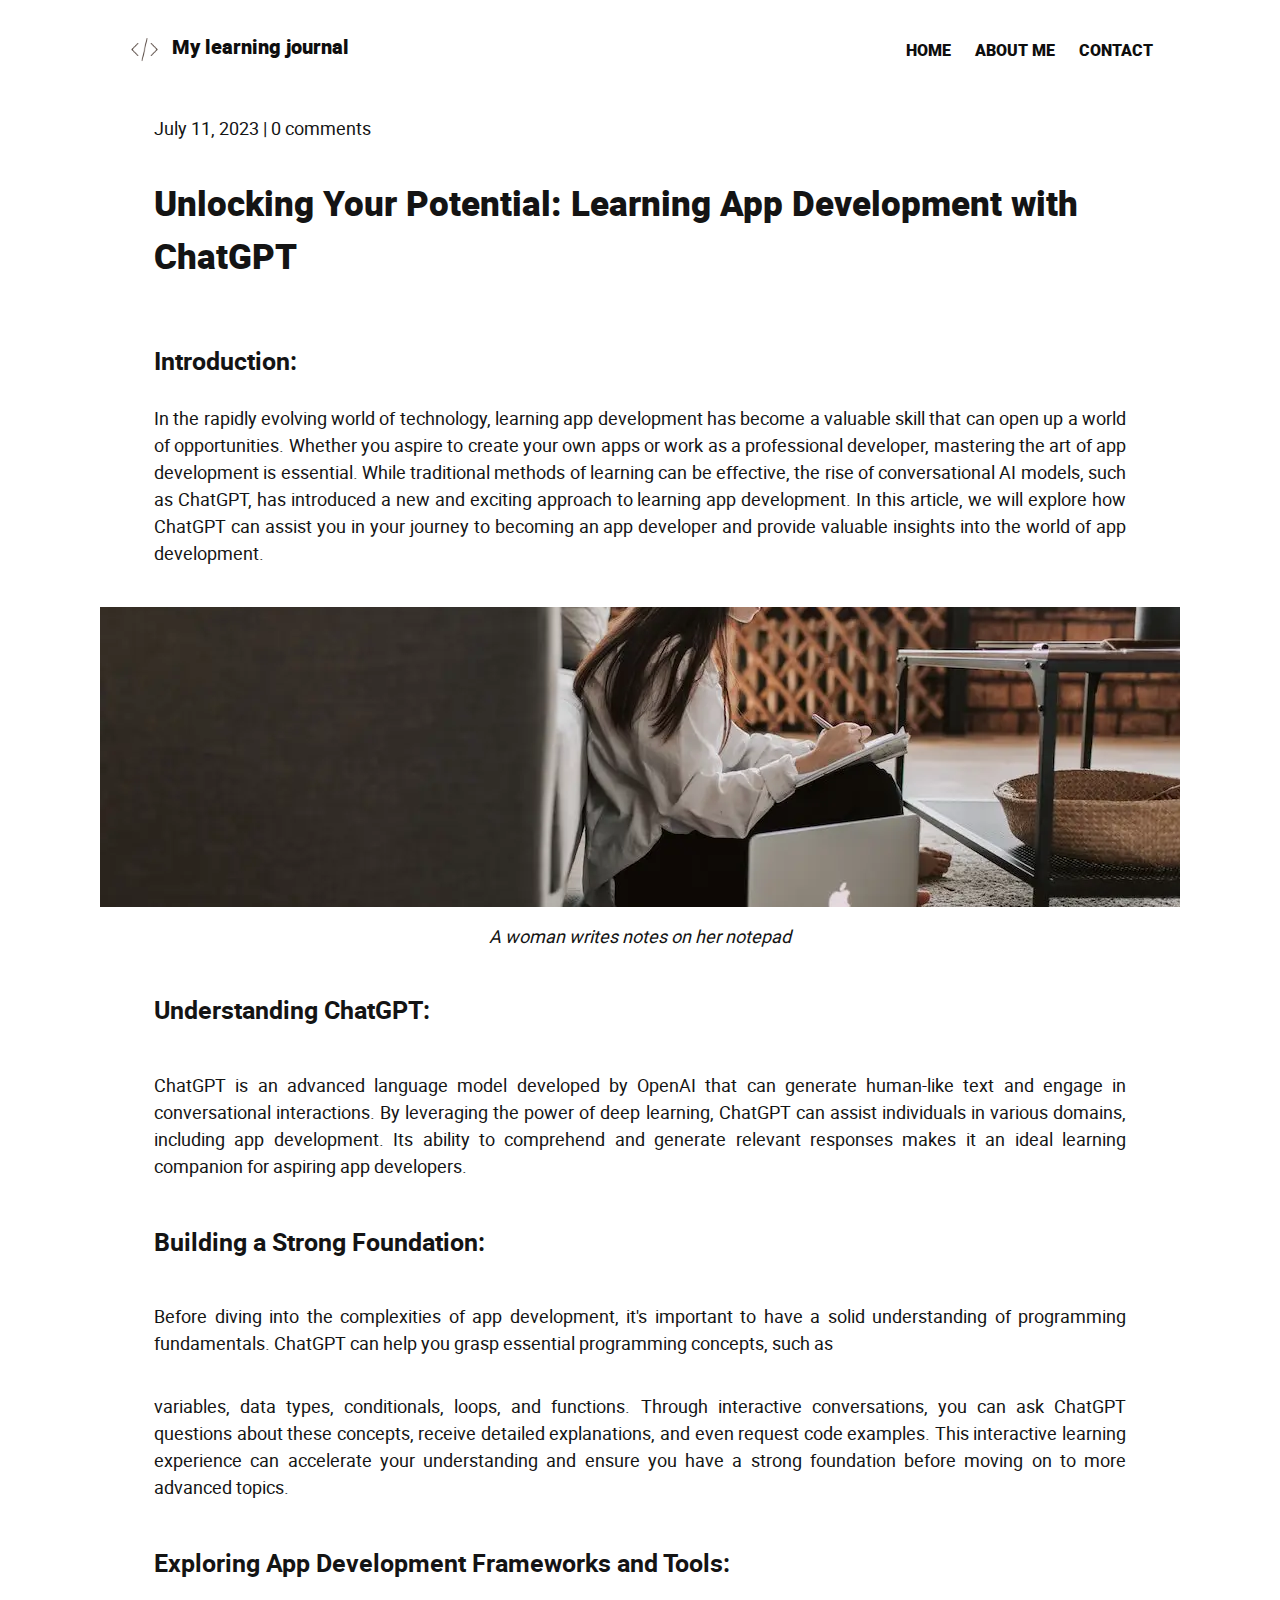
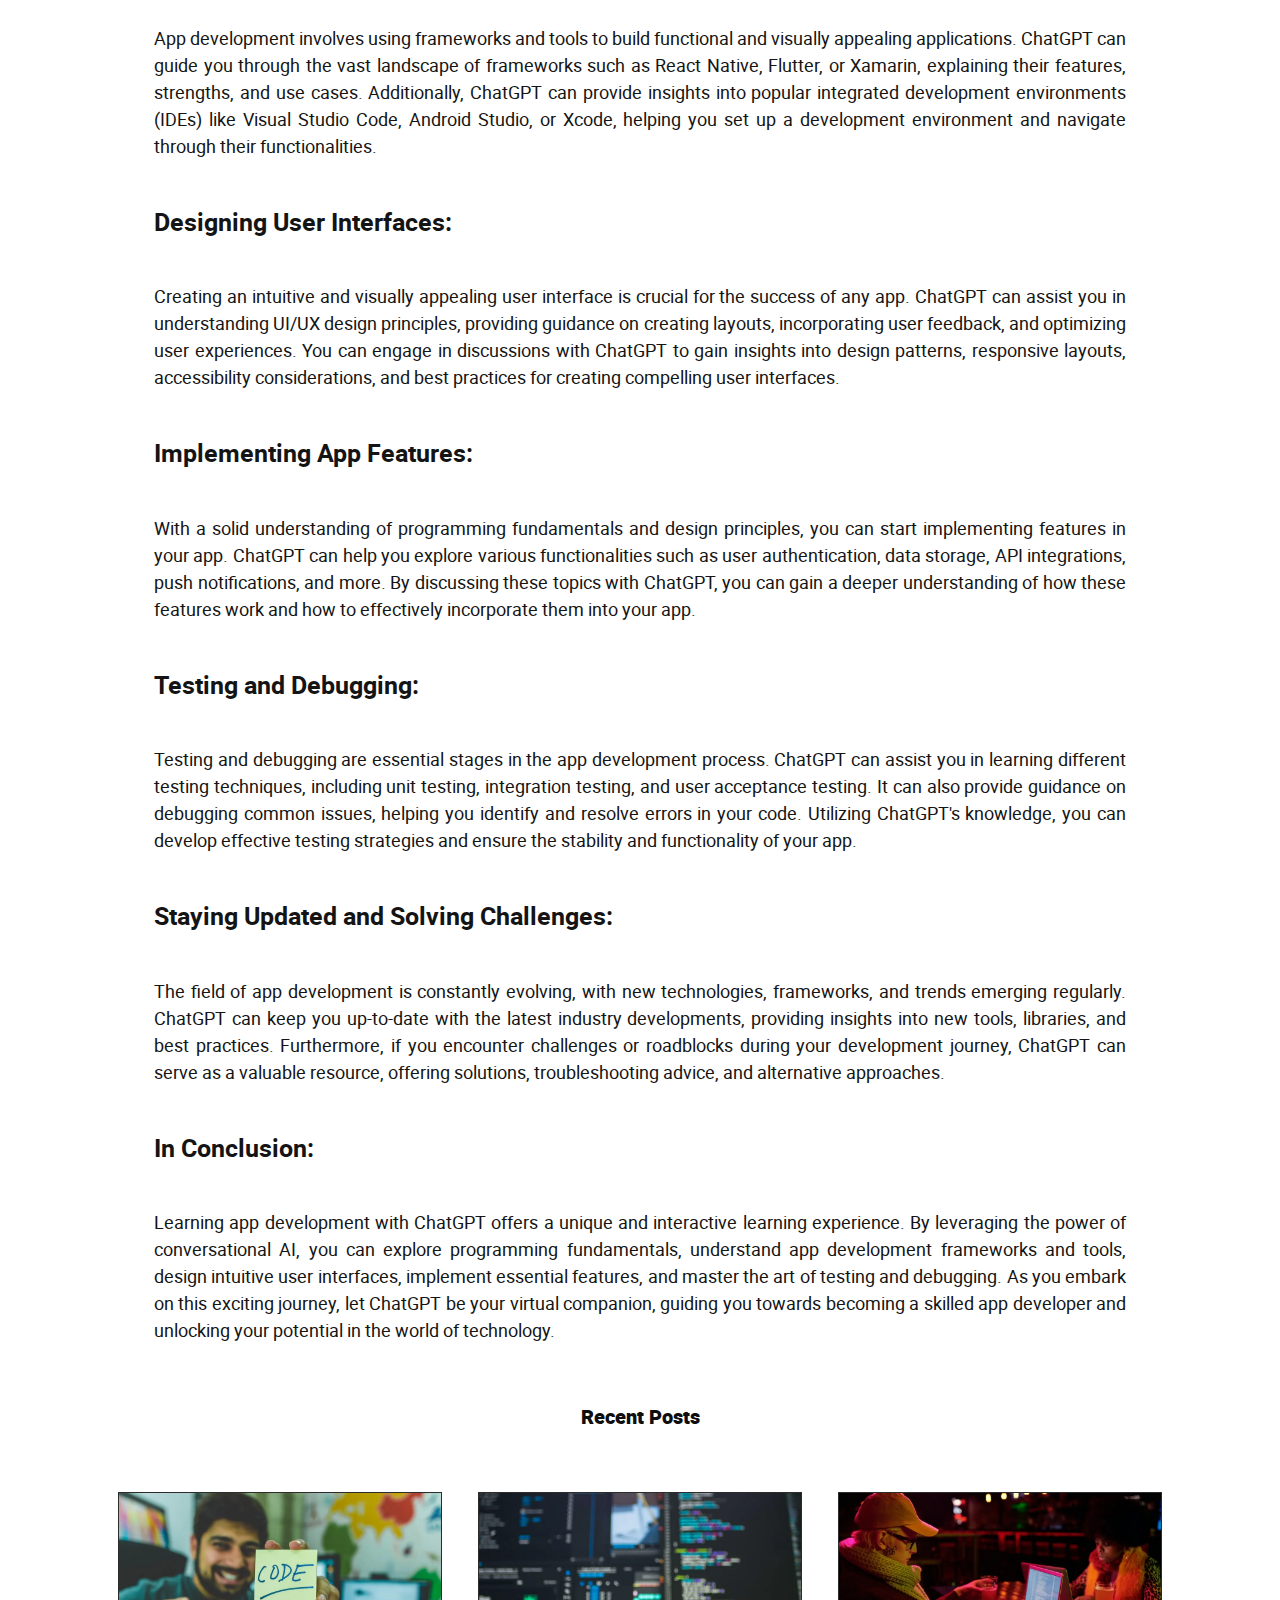
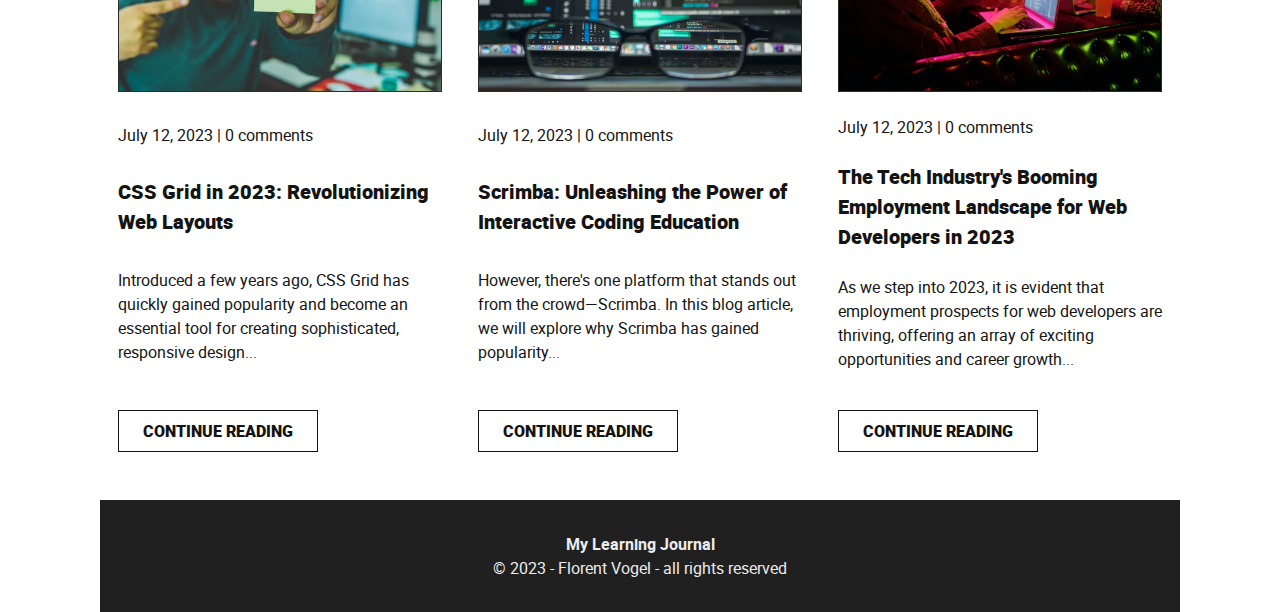
<file: my-learning-journal/assets/articles/article3.html>
<!DOCTYPE html>
<html lang="en">
<head>
    <meta charset="UTF-8">
    <meta name="viewport" content="width=device-width, initial-scale=1.0">
    <meta name="description" content="Unlock the world of web development with our comprehensive blog! Discover the essential skills, best resources, and expert tips to kickstart your journey in learning web development. From HTML and CSS basics to advanced JavaScript techniques, dive into the realm of coding and create stunning websites. Start your web development learning adventure today!">
    <link rel="stylesheet" type="text/css" href="../css/styles.css">
    <link rel="stylesheet" type="text/css" href="../css/article.css">
    <link rel="apple-touch-icon" sizes="180x180" href="../favicon/apple-touch-icon.png">
    <link rel="icon" type="image/png" sizes="32x32" href="../favicon/favicon-32x32.png">
    <link rel="icon" type="image/png" sizes="16x16" href="../favicon/favicon-16x16.png">
    <title>Unlocking Your Potential: Learning App Development with ChatGPT</title>
</head>
<body>
    <header>
        <div class="header-container">
            <div class="site-title-container">
                <img src="../images/my-learning-journal-logo.png" alt="logo" class="logo">
                <h1 class="site-title">My learning journal</h1>
            </div>
            <nav class="navbar">
                <ul>
                    <li><a href="../index.html">HOME</a></li>
                    <li><a href="../pages/about.html">ABOUT ME</a></li>
                    <li><a href="../pages/contact.html">CONTACT</a></li>
                </ul>
            </nav>
            <button class="hamburger-menu">
                <div class="bar"></div>
            </button>
            <nav class="navbar-mobile">
                <ul>
                    <li><a href="../index.html">HOME</a></li>
                    <li><a href="../pages/about.html">ABOUT ME</a></li>
                    <li><a href="../pages/contact.html">CONTACT</a></li>
                </ul>
            </nav>
        </div>
    </header>

    <main>
        <section> 
            <div class="article-introdution">
                <p class="article-info"><time= datetime="2023-07-11">July 11, 2023</time> | 0 comments</p> 
                <h2>Unlocking Your Potential: Learning App Development with ChatGPT</h2>
                <h3>Introduction:</h3>
                <p>In the rapidly evolving world of technology, learning app development has become a valuable skill that can open up a world of opportunities. Whether you aspire to create your own apps or work as a professional developer, mastering the art of app development is essential. While traditional methods of learning can be effective, the rise of conversational AI models, such as ChatGPT, has introduced a new and exciting approach to learning app development. In this article, we will explore how ChatGPT can assist you in your journey to becoming an app developer and provide valuable insights into the world of app development.</p>
            </div>  
            
            <div class="article-image">
                <figure>
                    <img src="../images/article (2).webp" alt="A woman writes notes on her notepad" class="article-cover-image" width="1080" height="300">
                    <figcaption>A woman writes notes on her notepad</figcaption>
                </figure>
                
            </div>
        
            <div class="article-body">
                <h4>Understanding ChatGPT:</h4>
                <p>ChatGPT is an advanced language model developed by OpenAI that can generate human-like text and engage in conversational interactions. By leveraging the power of deep learning, ChatGPT can assist individuals in various domains, including app development. Its ability to comprehend and generate relevant responses makes it an ideal learning companion for aspiring app developers.</p>
        
                <h4>Building a Strong Foundation:</h4>
                <p>Before diving into the complexities of app development, it's important to have a solid understanding of programming fundamentals. ChatGPT can help you grasp essential programming concepts, such as</p>

                <p>variables, data types, conditionals, loops, and functions. Through interactive conversations, you can ask ChatGPT questions about these concepts, receive detailed explanations, and even request code examples. This interactive learning experience can accelerate your understanding and ensure you have a strong foundation before moving on to more advanced topics.</p>
        
                <h4>Exploring App Development Frameworks and Tools:</h4>
                <p>App development involves using frameworks and tools to build functional and visually appealing applications. ChatGPT can guide you through the vast landscape of frameworks such as React Native, Flutter, or Xamarin, explaining their features, strengths, and use cases. Additionally, ChatGPT can provide insights into popular integrated development environments (IDEs) like Visual Studio Code, Android Studio, or Xcode, helping you set up a development environment and navigate through their functionalities.</p>
        
                <h4>Designing User Interfaces:</h4>
                <p>Creating an intuitive and visually appealing user interface is crucial for the success of any app. ChatGPT can assist you in understanding UI/UX design principles, providing guidance on creating layouts, incorporating user feedback, and optimizing user experiences. You can engage in discussions with ChatGPT to gain insights into design patterns, responsive layouts, accessibility considerations, and best practices for creating compelling user interfaces.</p>
        
                <h4>Implementing App Features:</h4>
                <p>With a solid understanding of programming fundamentals and design principles, you can start implementing features in your app. ChatGPT can help you explore various functionalities such as user authentication, data storage, API integrations, push notifications, and more. By discussing these topics with ChatGPT, you can gain a deeper understanding of how these features work and how to effectively incorporate them into your app.</p>
        
                <h4>Testing and Debugging:</h4>
                <p>Testing and debugging are essential stages in the app development process. ChatGPT can assist you in learning different testing techniques, including unit testing, integration testing, and user acceptance testing. It can also provide guidance on debugging common issues, helping you identify and resolve errors in your code. Utilizing ChatGPT's knowledge, you can develop effective testing strategies and ensure the stability and functionality of your app.</p>

                <h4>Staying Updated and Solving Challenges:</h4>
                <p>The field of app development is constantly evolving, with new technologies, frameworks, and trends emerging regularly. ChatGPT can keep you up-to-date with the latest industry developments, providing insights into new tools, libraries, and best practices. Furthermore, if you encounter challenges or roadblocks during your development journey, ChatGPT can serve as a valuable resource, offering solutions, troubleshooting advice, and alternative approaches.</p>
        
                <h3>In Conclusion:</h3>
                <p>Learning app development with ChatGPT offers a unique and interactive learning experience. By leveraging the power of conversational AI, you can explore programming fundamentals, understand app development frameworks and tools, design intuitive user interfaces, implement essential features, and master the art of testing and debugging. As you embark on this exciting journey, let ChatGPT be your virtual companion, guiding you towards becoming a skilled app developer and unlocking your potential in the world of technology.</p>
            </div> 
        </section>
        
        <section class="recent-articles">
            <p class="recent-posts-title">Recent Posts</p>
            <div class="recent-articles-feed">
                
            </div>
        </section>
    </main>

    <footer>
        <strong>My Learning Journal</strong><br>
        &copy 2023 - Florent Vogel - all rights reserved
    </footer>
    <script src="../js/navbar.js" defer></script>
    <script src="../js/recent-posts.js" type="module" defer></script>
</body>
</html>
</file>
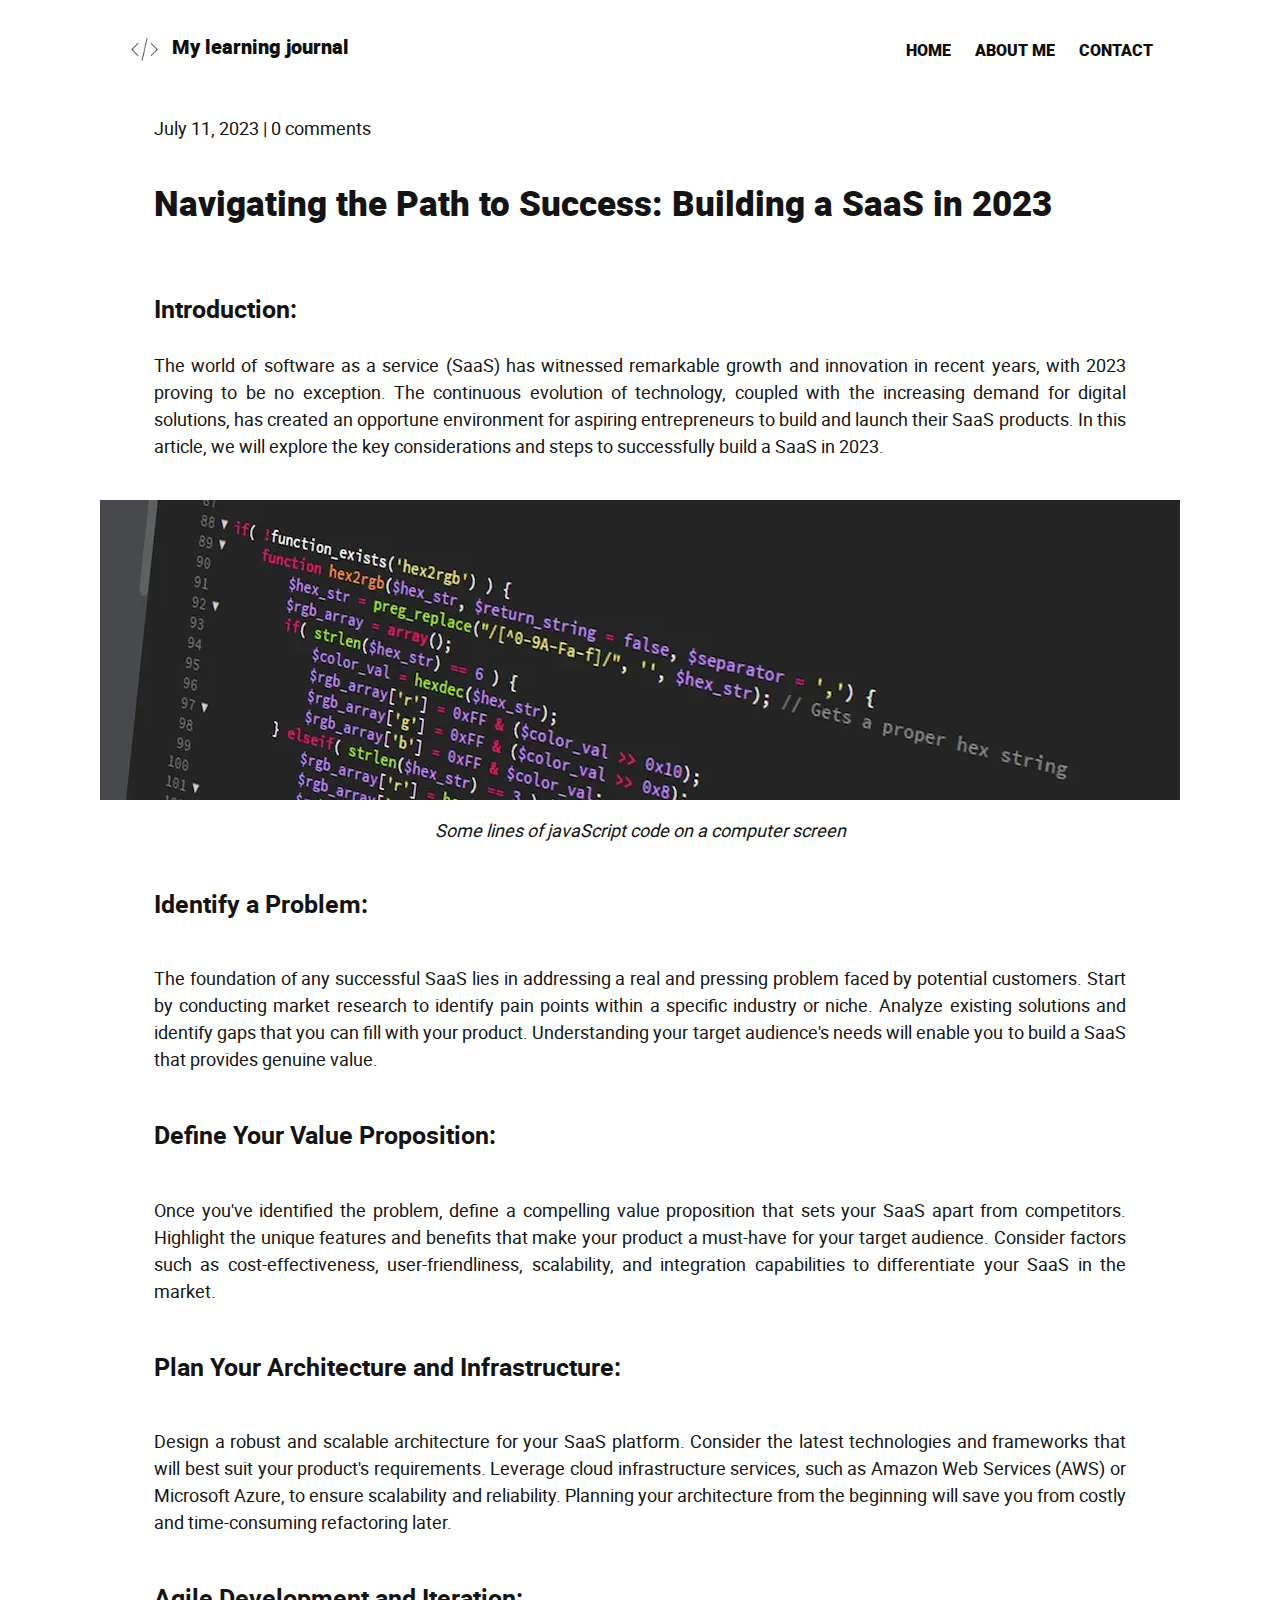
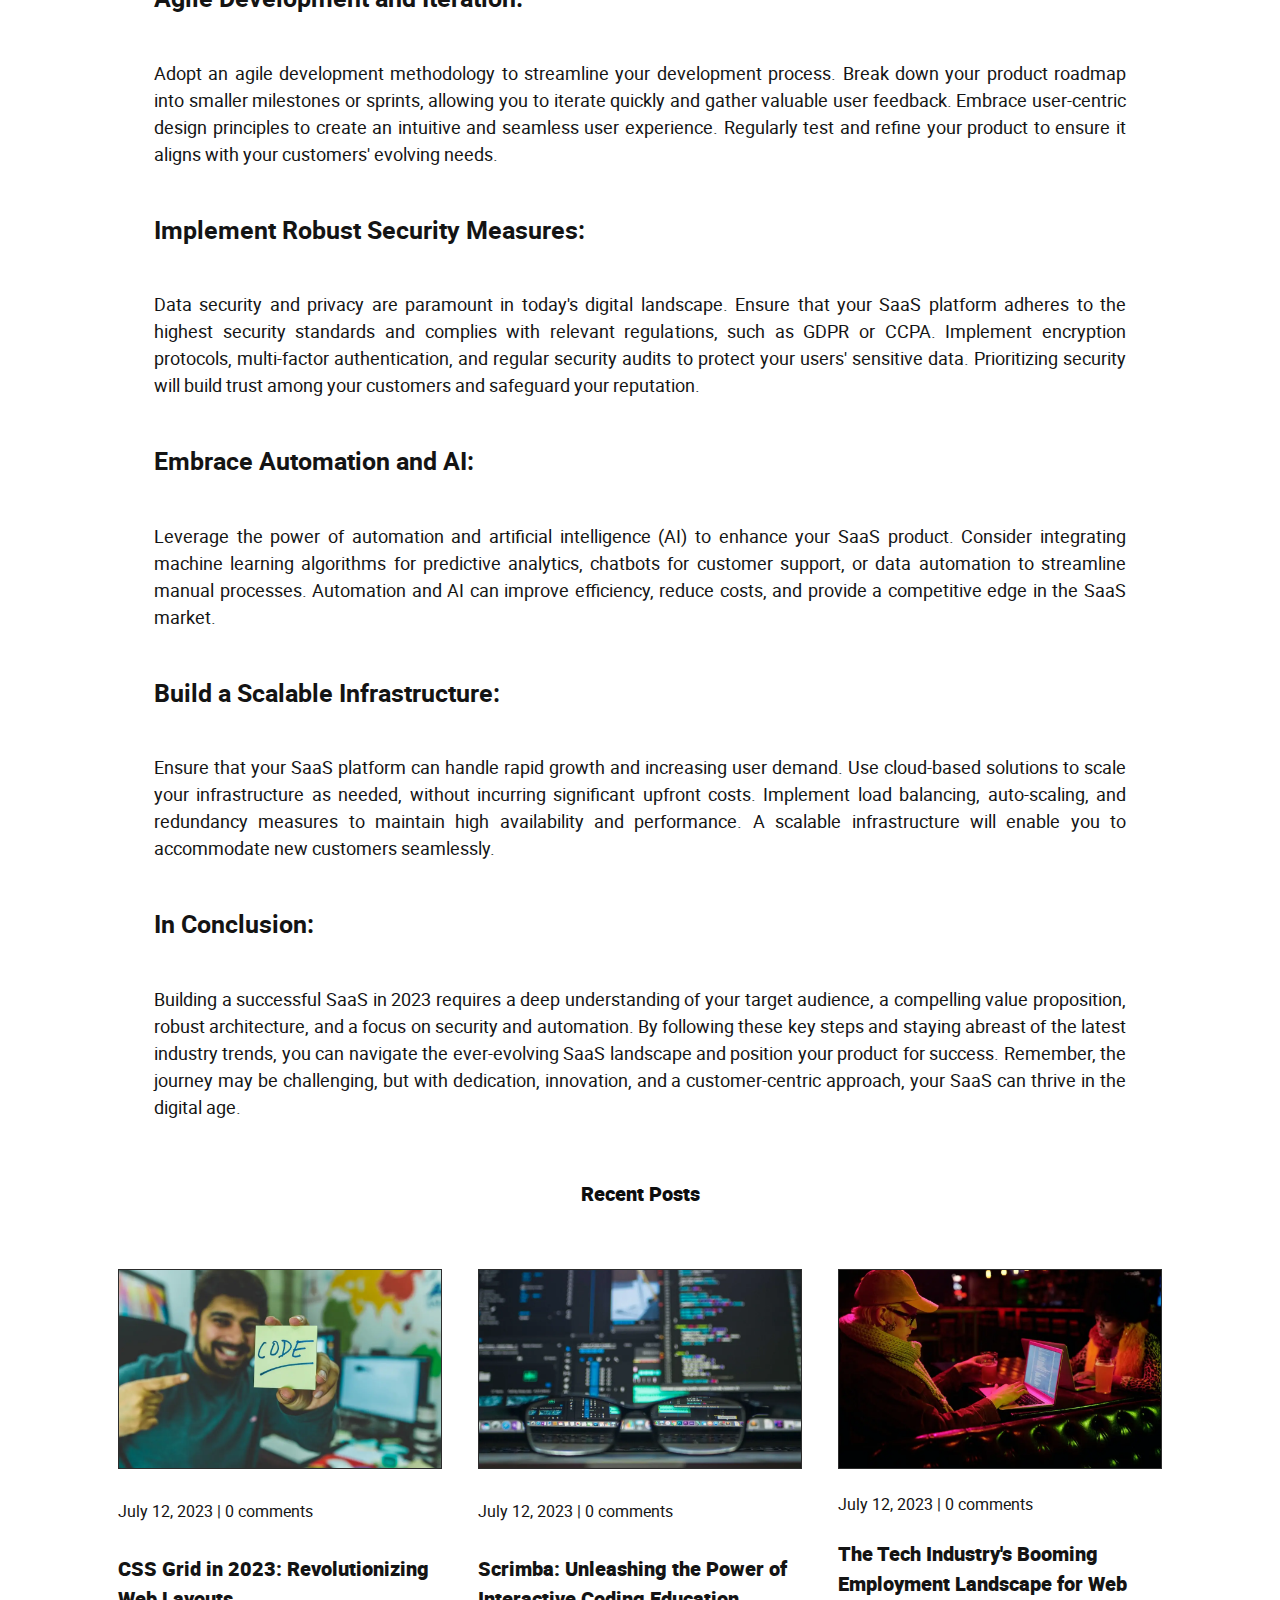
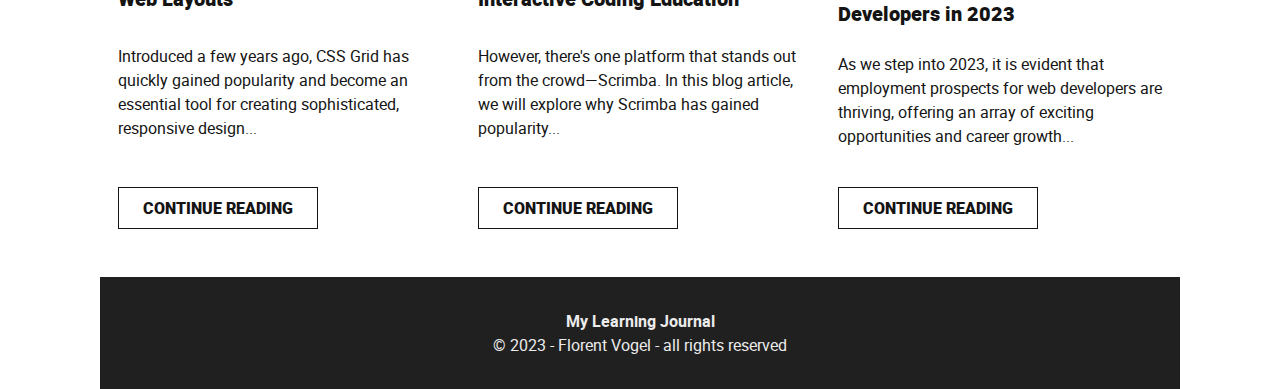
<file: my-learning-journal/assets/articles/article4.html>
<!DOCTYPE html>
<html lang="en">
<head>
    <meta charset="UTF-8">
    <meta name="viewport" content="width=device-width, initial-scale=1.0">
    <meta name="description" content="Unlock the world of web development with our comprehensive blog! Discover the essential skills, best resources, and expert tips to kickstart your journey in learning web development. From HTML and CSS basics to advanced JavaScript techniques, dive into the realm of coding and create stunning websites. Start your web development learning adventure today!">
    <link rel="stylesheet" type="text/css" href="../css/styles.css">
    <link rel="stylesheet" type="text/css" href="../css/article.css">
    <link rel="apple-touch-icon" sizes="180x180" href="../favicon/apple-touch-icon.png">
    <link rel="icon" type="image/png" sizes="32x32" href="../favicon/favicon-32x32.png">
    <link rel="icon" type="image/png" sizes="16x16" href="../favicon/favicon-16x16.png">
    <title>Navigating the Path to Success: Building a SaaS in 2023</title>
</head>
<body>
    <header>
        <div class="header-container">
            <div class="site-title-container">
                <img src="../images/my-learning-journal-logo.png" alt="logo" class="logo">
                <h1 class="site-title">My learning journal</h1>
            </div>
            <nav class="navbar">
                <ul>
                    <li><a href="../index.html">HOME</a></li>
                    <li><a href="../pages/about.html">ABOUT ME</a></li>
                    <li><a href="../pages/contact.html">CONTACT</a></li>
                </ul>
            </nav>
            <button class="hamburger-menu">
                <div class="bar"></div>
            </button>
            <nav class="navbar-mobile">
                <ul>
                    <li><a href="../index.html">HOME</a></li>
                    <li><a href="../pages/about.html">ABOUT ME</a></li>
                    <li><a href="../pages/contact.html">CONTACT</a></li>
                </ul>
            </nav>
        </div>
    </header>

    <main>
        <section> 
            <div class="article-introdution">
                <p class="article-info"><time= datetime="2023-07-11">July 11, 2023</time> | 0 comments</p> 
                <h2>Navigating the Path to Success: Building a SaaS in 2023</h2>
                <h3>Introduction:</h3>
                <p>The world of software as a service (SaaS) has witnessed remarkable growth and innovation in recent years, with 2023 proving to be no exception. The continuous evolution of technology, coupled with the increasing demand for digital solutions, has created an opportune environment for aspiring entrepreneurs to build and launch their SaaS products. In this article, we will explore the key considerations and steps to successfully build a SaaS in 2023.</p>
            </div>  
            
            <div class="article-image">
                <figure>
                    <img src="../images/article (3).webp" alt="Some lines of javaScript code on a computer screen" class="article-cover-image" width="1080" height="300">
                    <figcaption>Some lines of javaScript code on a computer screen</figcaption>
                </figure>
                
            </div>
        
            <div class="article-body">
                <h4>Identify a Problem:</h4>
                <p>The foundation of any successful SaaS lies in addressing a real and pressing problem faced by potential customers. Start by conducting market research to identify pain points within a specific industry or niche. Analyze existing solutions and identify gaps that you can fill with your product. Understanding your target audience's needs will enable you to build a SaaS that provides genuine value.</p>
        
                <h4>Define Your Value Proposition:</h4>
                <p>Once you've identified the problem, define a compelling value proposition that sets your SaaS apart from competitors. Highlight the unique features and benefits that make your product a must-have for your target audience. Consider factors such as cost-effectiveness, user-friendliness, scalability, and integration capabilities to differentiate your SaaS in the market.</p>
        
                <h4>Plan Your Architecture and Infrastructure:</h4>
                <p>Design a robust and scalable architecture for your SaaS platform. Consider the latest technologies and frameworks that will best suit your product's requirements. Leverage cloud infrastructure services, such as Amazon Web Services (AWS) or Microsoft Azure, to ensure scalability and reliability. Planning your architecture from the beginning will save you from costly and time-consuming refactoring later.</p>
        
                <h4>Agile Development and Iteration:</h4>
                <p>Adopt an agile development methodology to streamline your development process. Break down your product roadmap into smaller milestones or sprints, allowing you to iterate quickly and gather valuable user feedback. Embrace user-centric design principles to create an intuitive and seamless user experience. Regularly test and refine your product to ensure it aligns with your customers' evolving needs.</p>
        
                <h4>Implement Robust Security Measures:</h4>
                <p>Data security and privacy are paramount in today's digital landscape. Ensure that your SaaS platform adheres to the highest security standards and complies with relevant regulations, such as GDPR or CCPA. Implement encryption protocols, multi-factor authentication, and regular security audits to protect your users' sensitive data. Prioritizing security will build trust among your customers and safeguard your reputation.</p>

                <h4>Embrace Automation and AI:</h4>
                <p>Leverage the power of automation and artificial intelligence (AI) to enhance your SaaS product. Consider integrating machine learning algorithms for predictive analytics, chatbots for customer support, or data automation to streamline manual processes. Automation and AI can improve efficiency, reduce costs, and provide a competitive edge in the SaaS market.</p>

                <h4>Build a Scalable Infrastructure:</h4>
                <p>Ensure that your SaaS platform can handle rapid growth and increasing user demand. Use cloud-based solutions to scale your infrastructure as needed, without incurring significant upfront costs. Implement load balancing, auto-scaling, and redundancy measures to maintain high availability and performance. A scalable infrastructure will enable you to accommodate new customers seamlessly.</p>
        
                <h3>In Conclusion:</h3>
                <p>Building a successful SaaS in 2023 requires a deep understanding of your target audience, a compelling value proposition, robust architecture, and a focus on security and automation. By following these key steps and staying abreast of the latest industry trends, you can navigate the ever-evolving SaaS landscape and position your product for success. Remember, the journey may be challenging, but with dedication, innovation, and a customer-centric approach, your SaaS can thrive in the digital age.</p>
            </div> 
        </section>
        
        <section class="recent-articles">
            <p class="recent-posts-title">Recent Posts</p>
            <div class="recent-articles-feed">
                
            </div>
        </section>
    </main>

    <footer>
        <strong>My Learning Journal</strong><br>
        &copy 2023 - Florent Vogel - all rights reserved
    </footer>
    <script src="../js/navbar.js" defer></script>
    <script src="../js/recent-posts.js" type="module" defer></script>
</body>
</html>
</file>
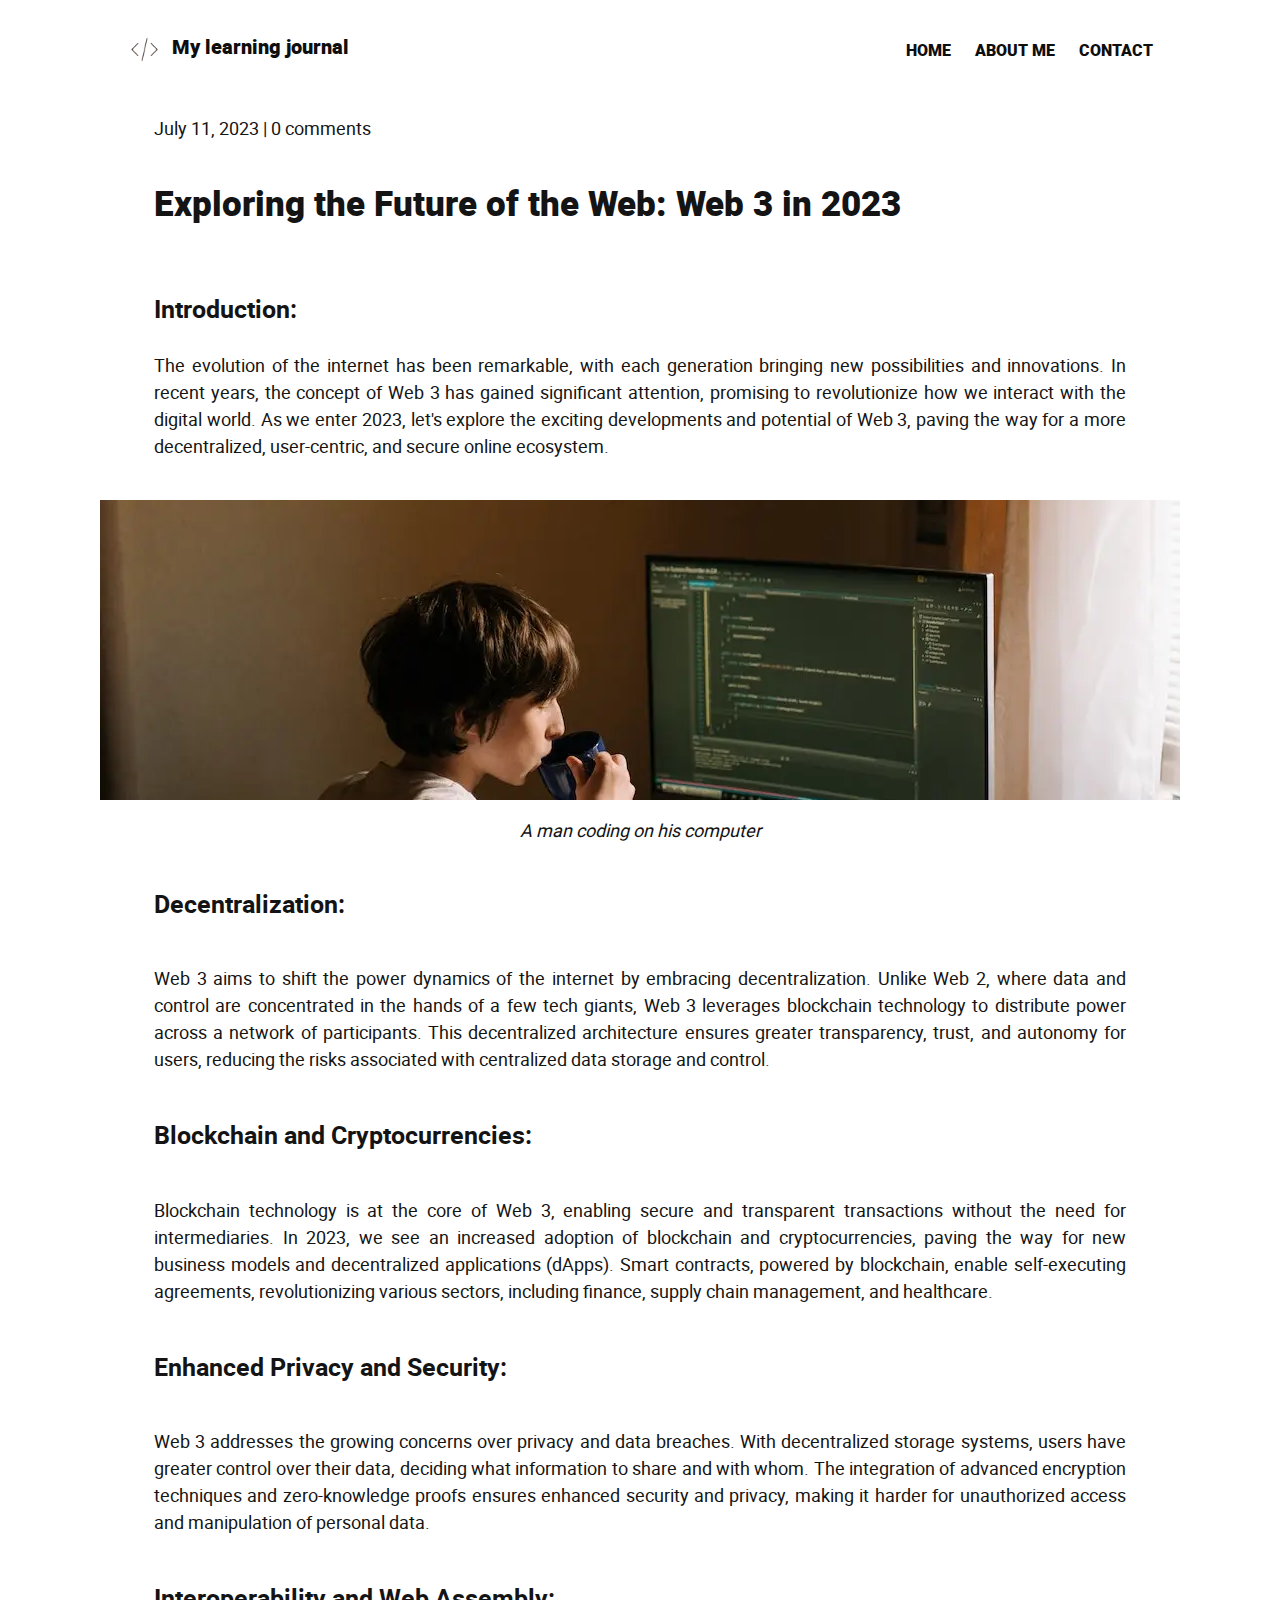
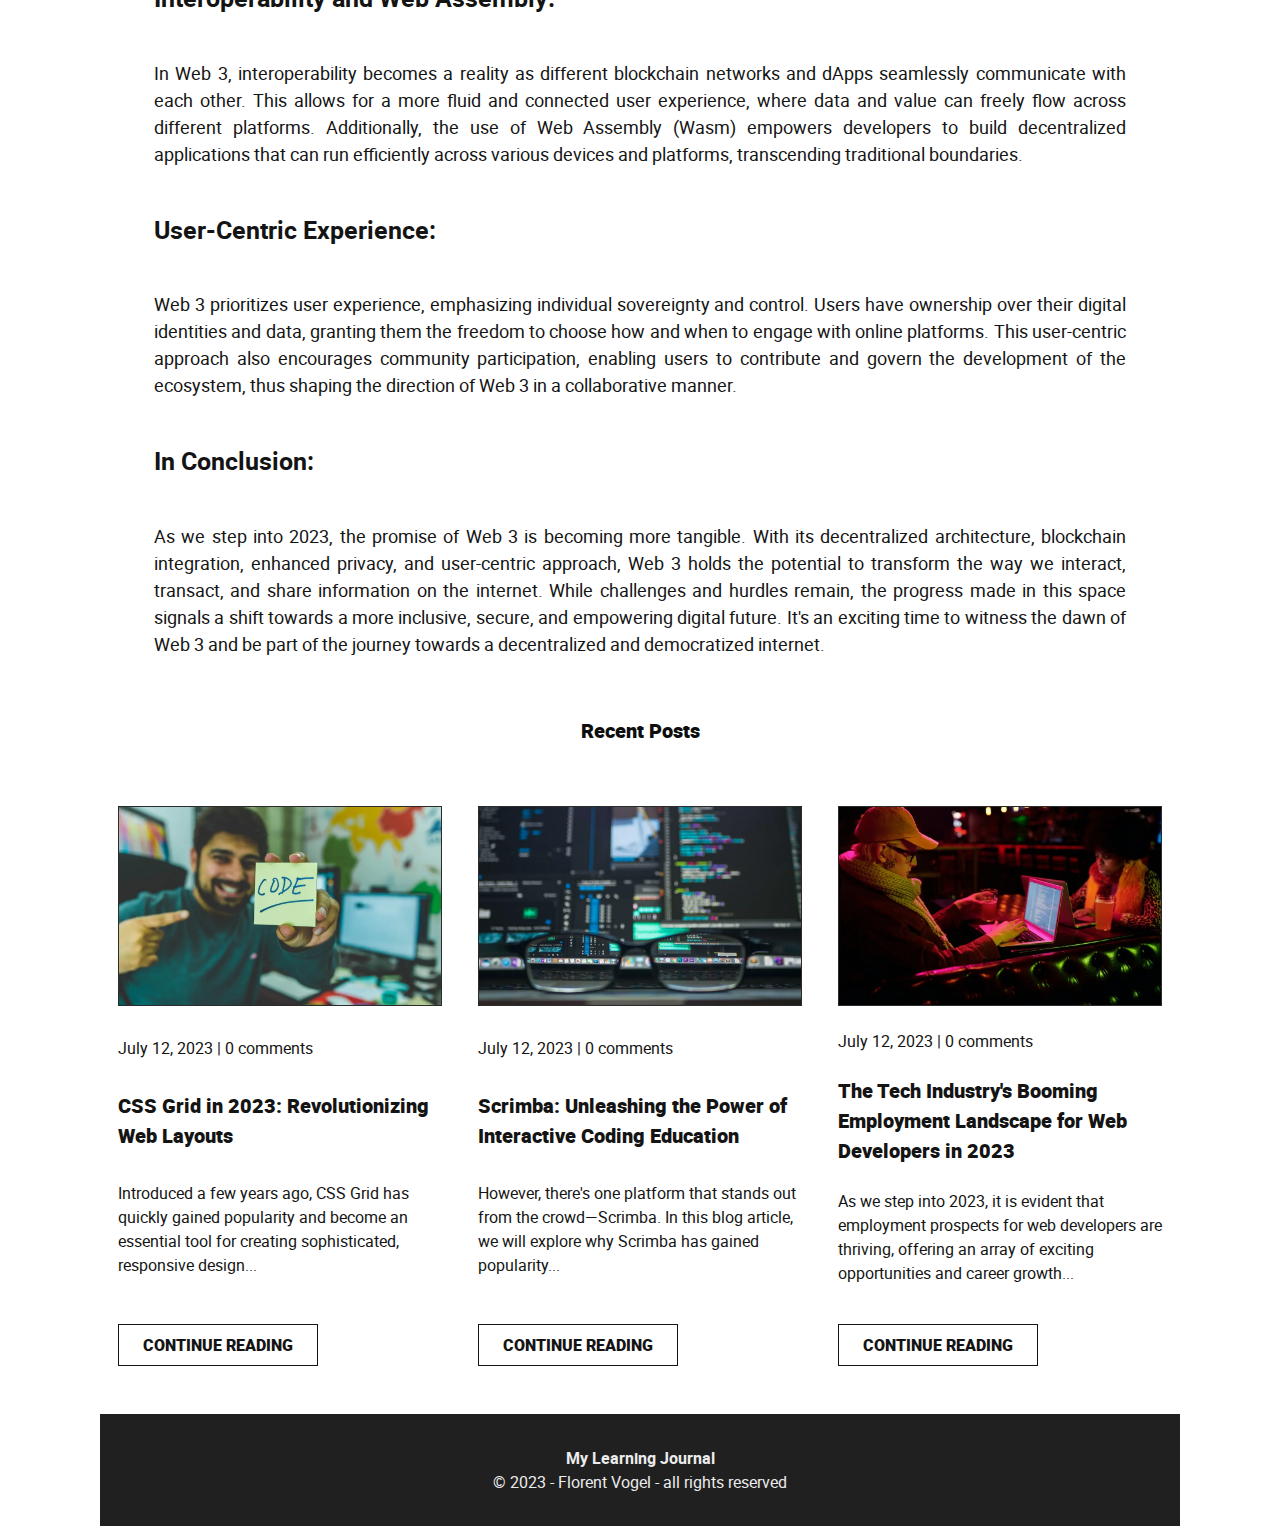
<file: my-learning-journal/assets/articles/article5.html>
<!DOCTYPE html>
<html lang="en">
<head>
    <meta charset="UTF-8">
    <meta name="viewport" content="width=device-width, initial-scale=1.0">
    <meta name="description" content="Unlock the world of web development with our comprehensive blog! Discover the essential skills, best resources, and expert tips to kickstart your journey in learning web development. From HTML and CSS basics to advanced JavaScript techniques, dive into the realm of coding and create stunning websites. Start your web development learning adventure today!">
    <link rel="stylesheet" type="text/css" href="../css/styles.css">
    <link rel="stylesheet" type="text/css" href="../css/article.css">
    <link rel="apple-touch-icon" sizes="180x180" href="../favicon/apple-touch-icon.png">
    <link rel="icon" type="image/png" sizes="32x32" href="../favicon/favicon-32x32.png">
    <link rel="icon" type="image/png" sizes="16x16" href="../favicon/favicon-16x16.png">
    <title>Exploring the Future of the Web: Web 3 in 2023</title>
</head>
<body>
    <header>
        <div class="header-container">
            <div class="site-title-container">
                <img src="../images/my-learning-journal-logo.png" alt="logo" class="logo">
                <h1 class="site-title">My learning journal</h1>
            </div>
            <nav class="navbar">
                <ul>
                    <li><a href="../index.html">HOME</a></li>
                    <li><a href="../pages/about.html">ABOUT ME</a></li>
                    <li><a href="../pages/contact.html">CONTACT</a></li>
                </ul>
            </nav>
            <button class="hamburger-menu">
                <div class="bar"></div>
            </button>
            <nav class="navbar-mobile">
                <ul>
                    <li><a href="../index.html">HOME</a></li>
                    <li><a href="../pages/about.html">ABOUT ME</a></li>
                    <li><a href="../pages/contact.html">CONTACT</a></li>
                </ul>
            </nav>
        </div>
    </header>

    <main>
        <section> 
            <div class="article-introdution">
                <p class="article-info"><time= datetime="2023-07-11">July 11, 2023</time> | 0 comments</p> 
                <h2>Exploring the Future of the Web: Web 3 in 2023</h2>
                <h3>Introduction:</h3>
                <p>The evolution of the internet has been remarkable, with each generation bringing new possibilities and innovations. In recent years, the concept of Web 3 has gained significant attention, promising to revolutionize how we interact with the digital world. As we enter 2023, let's explore the exciting developments and potential of Web 3, paving the way for a more decentralized, user-centric, and secure online ecosystem.</p>
            </div>  
            
            <div class="article-image">
                <figure>
                    <img src="../images/article (4).webp" alt="A man coding on his computer" class="article-cover-image" width="1080" height="300">
                    <figcaption>A man coding on his computer</figcaption>
                </figure>
                
            </div>
        
            <div class="article-body">
                <h4>Decentralization:</h4>
                <p>Web 3 aims to shift the power dynamics of the internet by embracing decentralization. Unlike Web 2, where data and control are concentrated in the hands of a few tech giants, Web 3 leverages blockchain technology to distribute power across a network of participants. This decentralized architecture ensures greater transparency, trust, and autonomy for users, reducing the risks associated with centralized data storage and control.</p>
        
                <h4>Blockchain and Cryptocurrencies:</h4>
                <p>Blockchain technology is at the core of Web 3, enabling secure and transparent transactions without the need for intermediaries. In 2023, we see an increased adoption of blockchain and cryptocurrencies, paving the way for new business models and decentralized applications (dApps). Smart contracts, powered by blockchain, enable self-executing agreements, revolutionizing various sectors, including finance, supply chain management, and healthcare.</p>
        
                <h4>Enhanced Privacy and Security:</h4>
                <p>Web 3 addresses the growing concerns over privacy and data breaches. With decentralized storage systems, users have greater control over their data, deciding what information to share and with whom. The integration of advanced encryption techniques and zero-knowledge proofs ensures enhanced security and privacy, making it harder for unauthorized access and manipulation of personal data.</p>
        
                <h4>Interoperability and Web Assembly:</h4>
                <p>In Web 3, interoperability becomes a reality as different blockchain networks and dApps seamlessly communicate with each other. This allows for a more fluid and connected user experience, where data and value can freely flow across different platforms. Additionally, the use of Web Assembly (Wasm) empowers developers to build decentralized applications that can run efficiently across various devices and platforms, transcending traditional boundaries.</p>
        
                <h4>User-Centric Experience:</h4>
                <p>Web 3 prioritizes user experience, emphasizing individual sovereignty and control. Users have ownership over their digital identities and data, granting them the freedom to choose how and when to engage with online platforms. This user-centric approach also encourages community participation, enabling users to contribute and govern the development of the ecosystem, thus shaping the direction of Web 3 in a collaborative manner.</p>
        
                <h3>In Conclusion:</h3>
                <p>As we step into 2023, the promise of Web 3 is becoming more tangible. With its decentralized architecture, blockchain integration, enhanced privacy, and user-centric approach, Web 3 holds the potential to transform the way we interact, transact, and share information on the internet. While challenges and hurdles remain, the progress made in this space signals a shift towards a more inclusive, secure, and empowering digital future. It's an exciting time to witness the dawn of Web 3 and be part of the journey towards a decentralized and democratized internet.</p>
            </div> 
        </section>
        
        <section class="recent-articles">
            <p class="recent-posts-title">Recent Posts</p>
            <div class="recent-articles-feed">
                
            </div>
        </section>
    </main>

    <footer>
        <strong>My Learning Journal</strong><br>
        &copy 2023 - Florent Vogel - all rights reserved
    </footer>
    <script src="../js/navbar.js" defer></script>
    <script src="../js/recent-posts.js" type="module" defer></script>
</body>
</html>
</file>
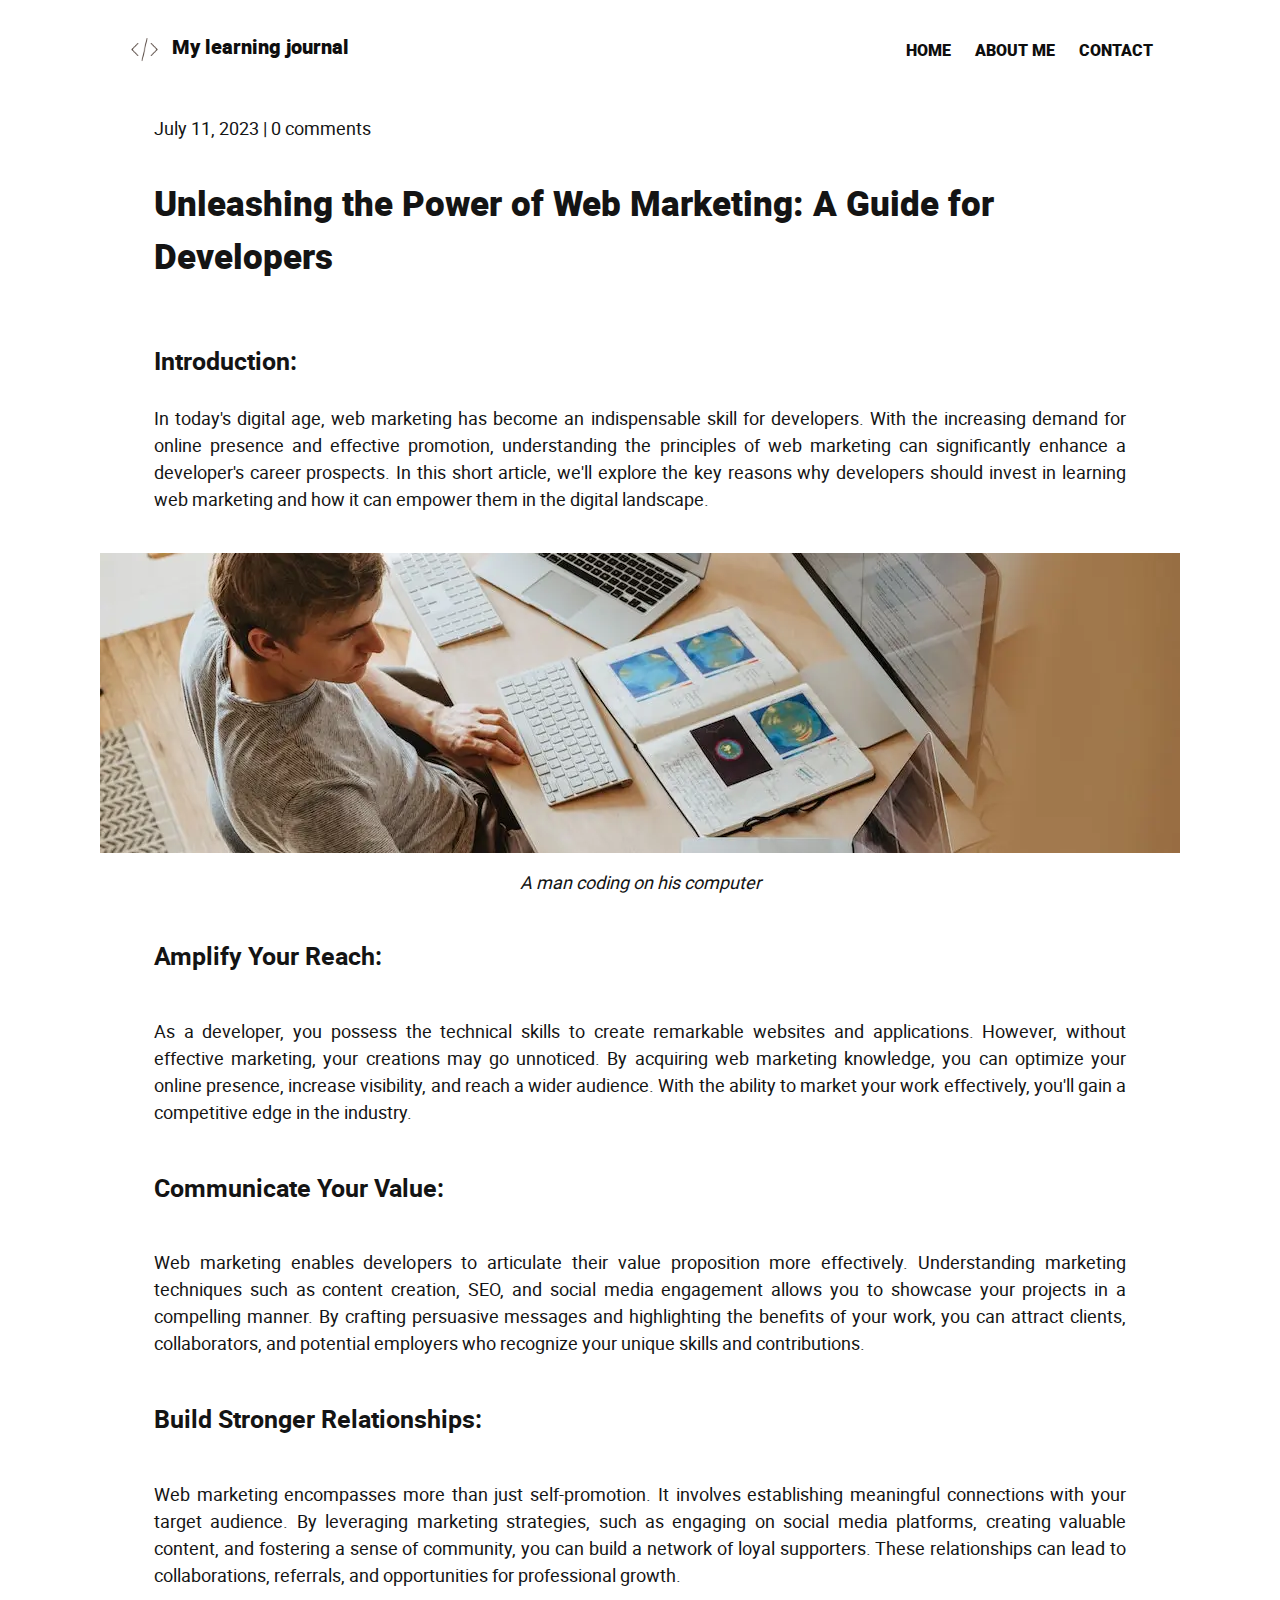
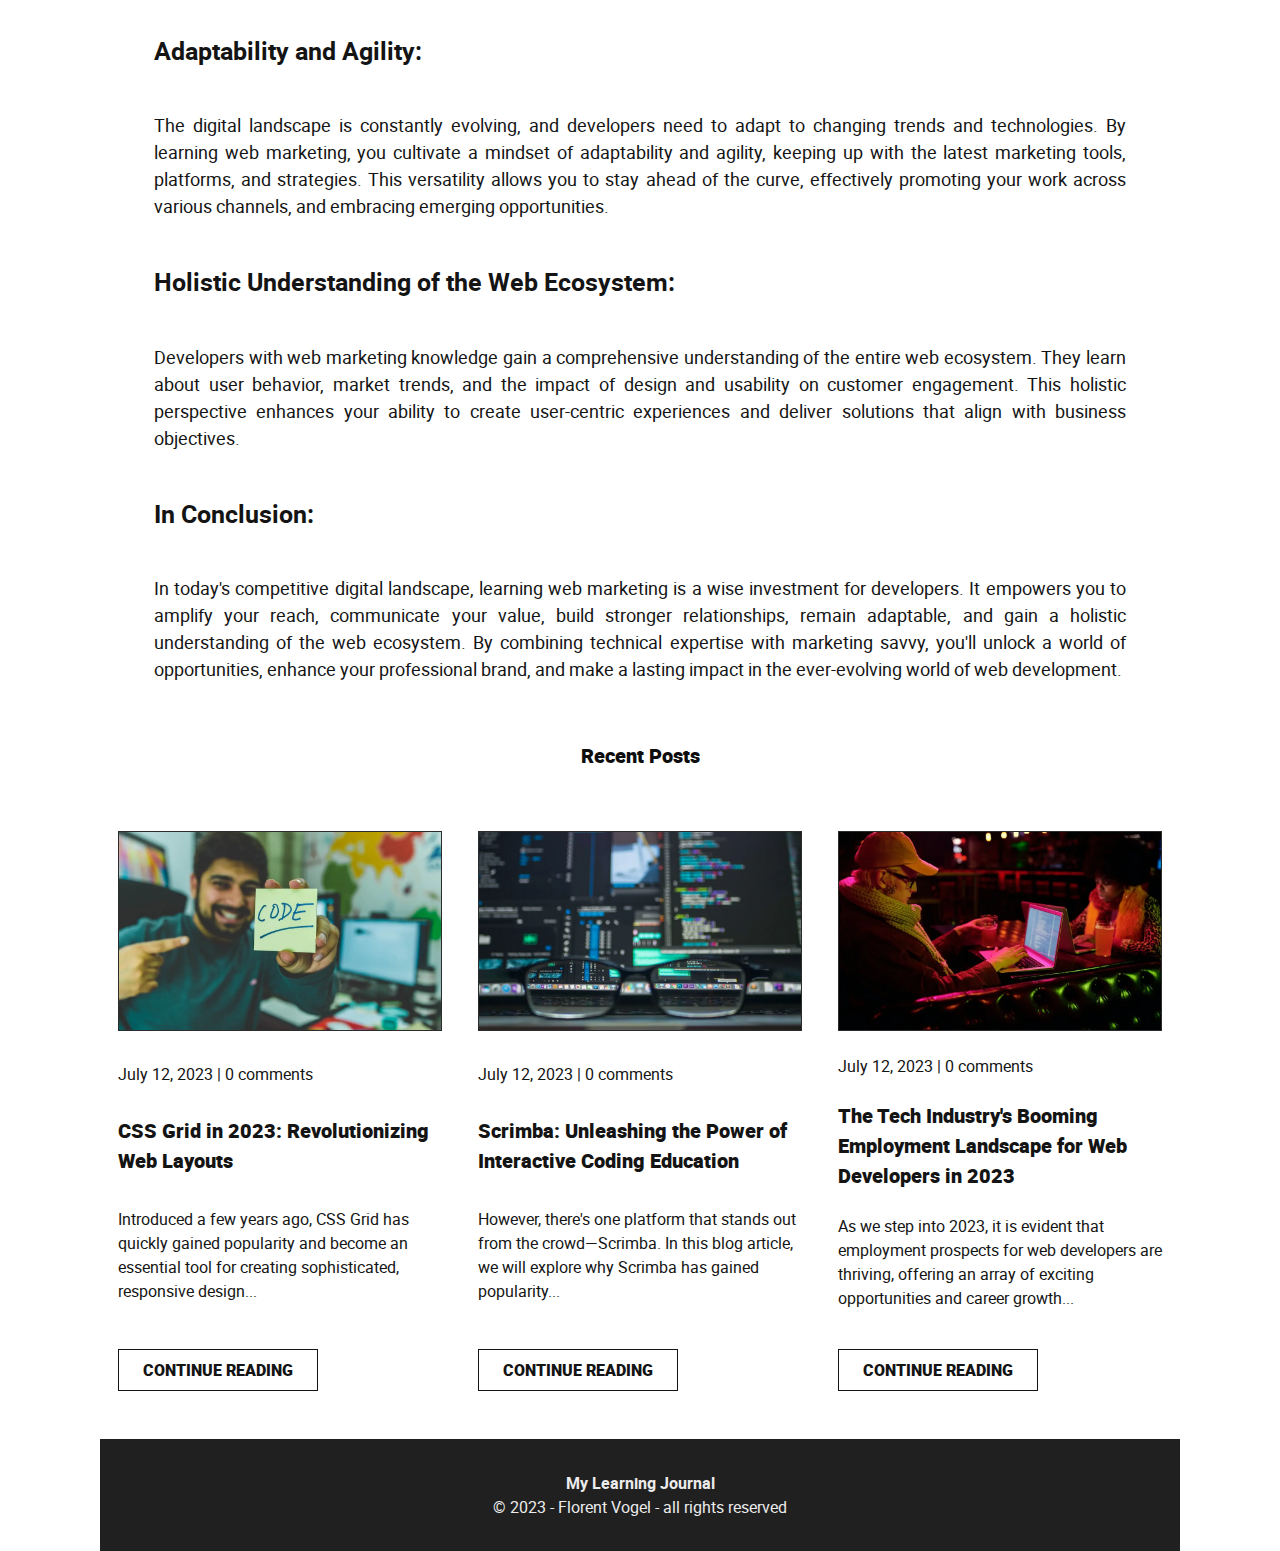
<file: my-learning-journal/assets/articles/article6.html>
<!DOCTYPE html>
<html lang="en">
<head>
    <meta charset="UTF-8">
    <meta name="viewport" content="width=device-width, initial-scale=1.0">
    <meta name="description" content="Unlock the world of web development with our comprehensive blog! Discover the essential skills, best resources, and expert tips to kickstart your journey in learning web development. From HTML and CSS basics to advanced JavaScript techniques, dive into the realm of coding and create stunning websites. Start your web development learning adventure today!">
    <link rel="stylesheet" type="text/css" href="../css/styles.css">
    <link rel="stylesheet" type="text/css" href="../css/article.css">
    <link rel="apple-touch-icon" sizes="180x180" href="../favicon/apple-touch-icon.png">
    <link rel="icon" type="image/png" sizes="32x32" href="../favicon/favicon-32x32.png">
    <link rel="icon" type="image/png" sizes="16x16" href="../favicon/favicon-16x16.png">
    <title>Unleashing the Power of Web Marketing: A Guide for Developers</title>
</head>
<body>
    <header>
        <div class="header-container">
            <div class="site-title-container">
                <img src="../images/my-learning-journal-logo.png" alt="logo" class="logo">
                <h1 class="site-title">My learning journal</h1>
            </div>
            <nav class="navbar">
                <ul>
                    <li><a href="../index.html">HOME</a></li>
                    <li><a href="../pages/about.html">ABOUT ME</a></li>
                    <li><a href="../pages/contact.html">CONTACT</a></li>
                </ul>
            </nav>
            <button class="hamburger-menu">
                <div class="bar"></div>
            </button>
            <nav class="navbar-mobile">
                <ul>
                    <li><a href="../index.html">HOME</a></li>
                    <li><a href="../pages/about.html">ABOUT ME</a></li>
                    <li><a href="../pages/contact.html">CONTACT</a></li>
                </ul>
            </nav>
        </div>
    </header>

    <main>
        <section> 
            <div class="article-introdution">
                <p class="article-info"><time= datetime="2023-07-11">July 11, 2023</time> | 0 comments</p> 
                <h2>Unleashing the Power of Web Marketing: A Guide for Developers</h2>
                <h3>Introduction:</h3>
                <p>In today's digital age, web marketing has become an indispensable skill for developers. With the increasing demand for online presence and effective promotion, understanding the principles of web marketing can significantly enhance a developer's career prospects. In this short article, we'll explore the key reasons why developers should invest in learning web marketing and how it can empower them in the digital landscape.</p>
            </div>  
            
            <div class="article-image">
                <figure>
                    <img src="../images/article (5).webp" alt="A man coding on his computer" class="article-cover-image" width="1080" height="300">
                    <figcaption>A man coding on his computer</figcaption>
                </figure>
                
            </div>
        
            <div class="article-body">
                <h4>Amplify Your Reach:</h4>
                <p>As a developer, you possess the technical skills to create remarkable websites and applications. However, without effective marketing, your creations may go unnoticed. By acquiring web marketing knowledge, you can optimize your online presence, increase visibility, and reach a wider audience. With the ability to market your work effectively, you'll gain a competitive edge in the industry.</p>
        
                <h4>Communicate Your Value:</h4>
                <p>Web marketing enables developers to articulate their value proposition more effectively. Understanding marketing techniques such as content creation, SEO, and social media engagement allows you to showcase your projects in a compelling manner. By crafting persuasive messages and highlighting the benefits of your work, you can attract clients, collaborators, and potential employers who recognize your unique skills and contributions.</p>
        
                <h4>Build Stronger Relationships:</h4>
                <p>Web marketing encompasses more than just self-promotion. It involves establishing meaningful connections with your target audience. By leveraging marketing strategies, such as engaging on social media platforms, creating valuable content, and fostering a sense of community, you can build a network of loyal supporters. These relationships can lead to collaborations, referrals, and opportunities for professional growth.</p>
        
                <h4>Adaptability and Agility:</h4>
                <p>The digital landscape is constantly evolving, and developers need to adapt to changing trends and technologies. By learning web marketing, you cultivate a mindset of adaptability and agility, keeping up with the latest marketing tools, platforms, and strategies. This versatility allows you to stay ahead of the curve, effectively promoting your work across various channels, and embracing emerging opportunities.</p>
        
                <h4>Holistic Understanding of the Web Ecosystem:</h4>
                <p>Developers with web marketing knowledge gain a comprehensive understanding of the entire web ecosystem. They learn about user behavior, market trends, and the impact of design and usability on customer engagement. This holistic perspective enhances your ability to create user-centric experiences and deliver solutions that align with business objectives.</p>
        
                <h3>In Conclusion:</h3>
                <p>In today's competitive digital landscape, learning web marketing is a wise investment for developers. It empowers you to amplify your reach, communicate your value, build stronger relationships, remain adaptable, and gain a holistic understanding of the web ecosystem. By combining technical expertise with marketing savvy, you'll unlock a world of opportunities, enhance your professional brand, and make a lasting impact in the ever-evolving world of web development.</p>
            </div> 
        </section>
        
        <section class="recent-articles">
            <p class="recent-posts-title">Recent Posts</p>
            <div class="recent-articles-feed">
                
            </div>
        </section>
    </main>

    <footer>
        <strong>My Learning Journal</strong><br>
        &copy 2023 - Florent Vogel - all rights reserved
    </footer>
    <script src="../js/navbar.js" defer></script>
    <script src="../js/recent-posts.js" type="module" defer></script>
</body>
</html>
</file>
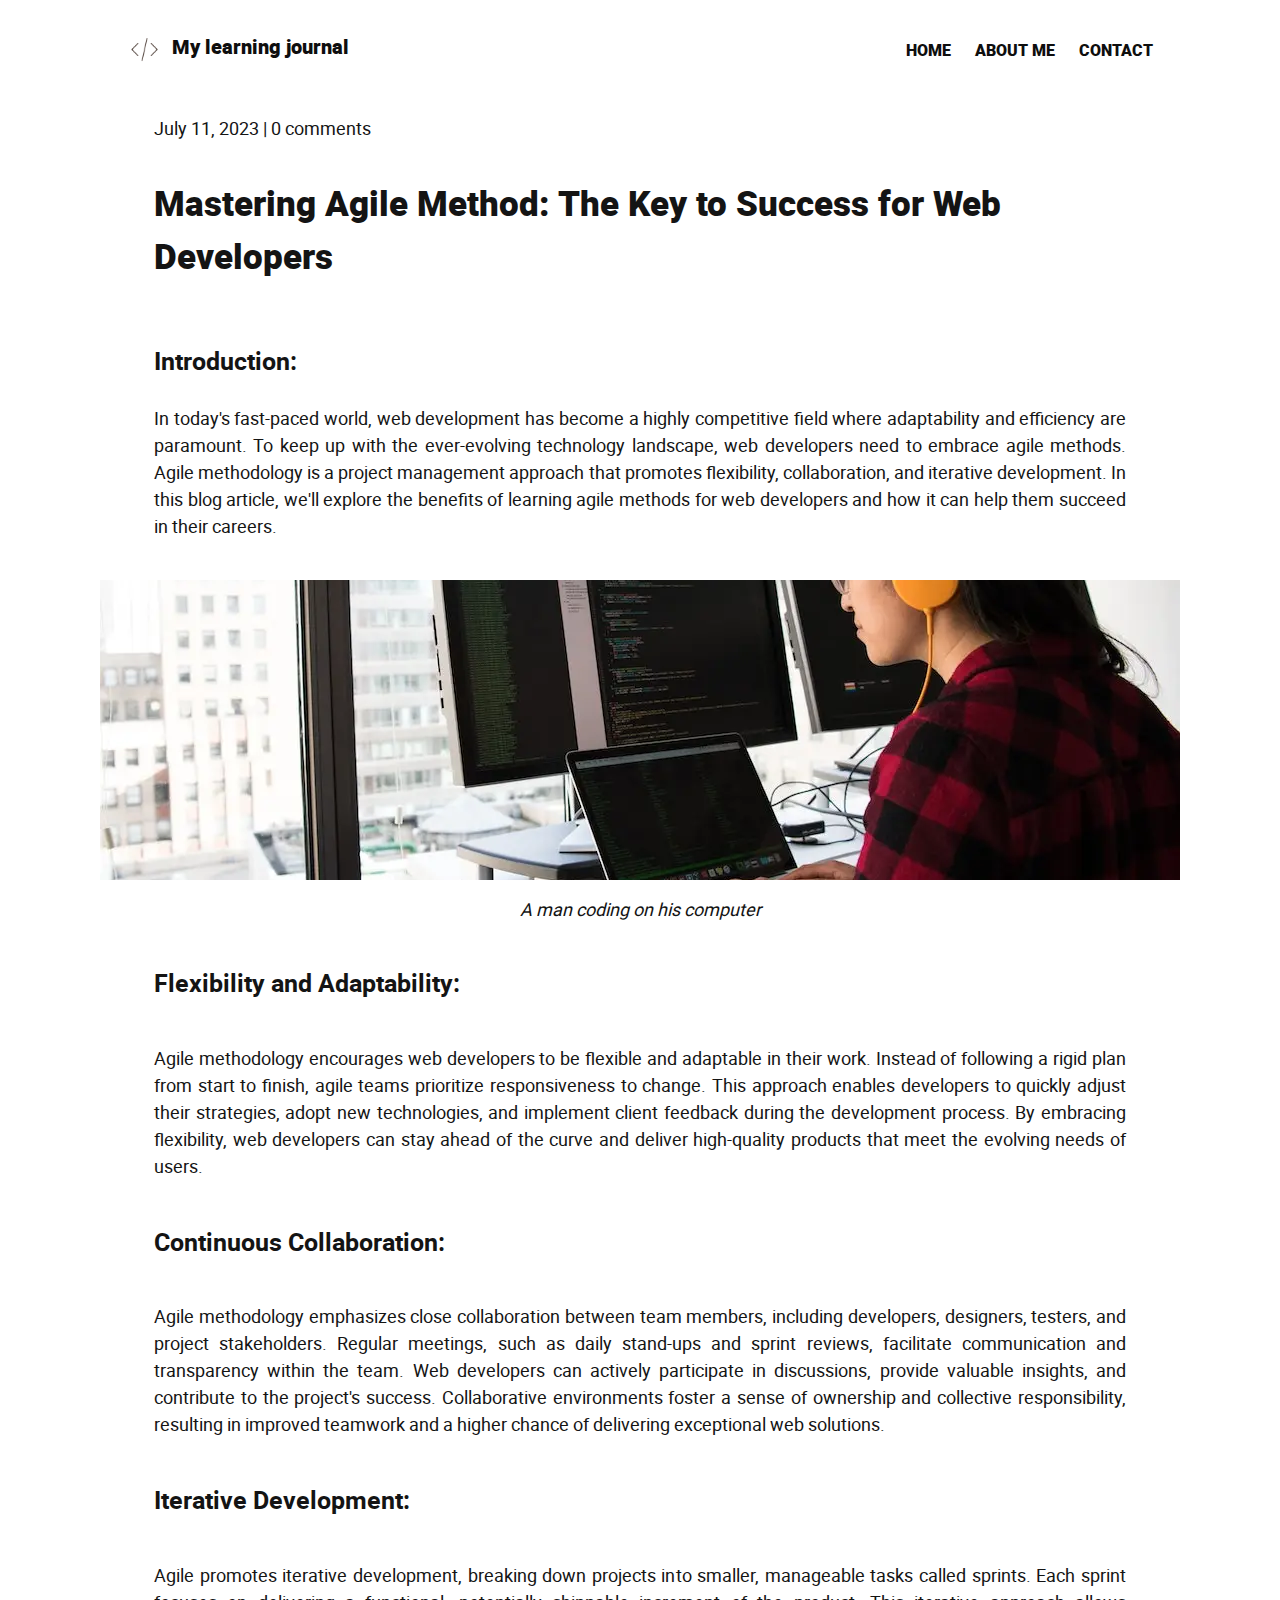
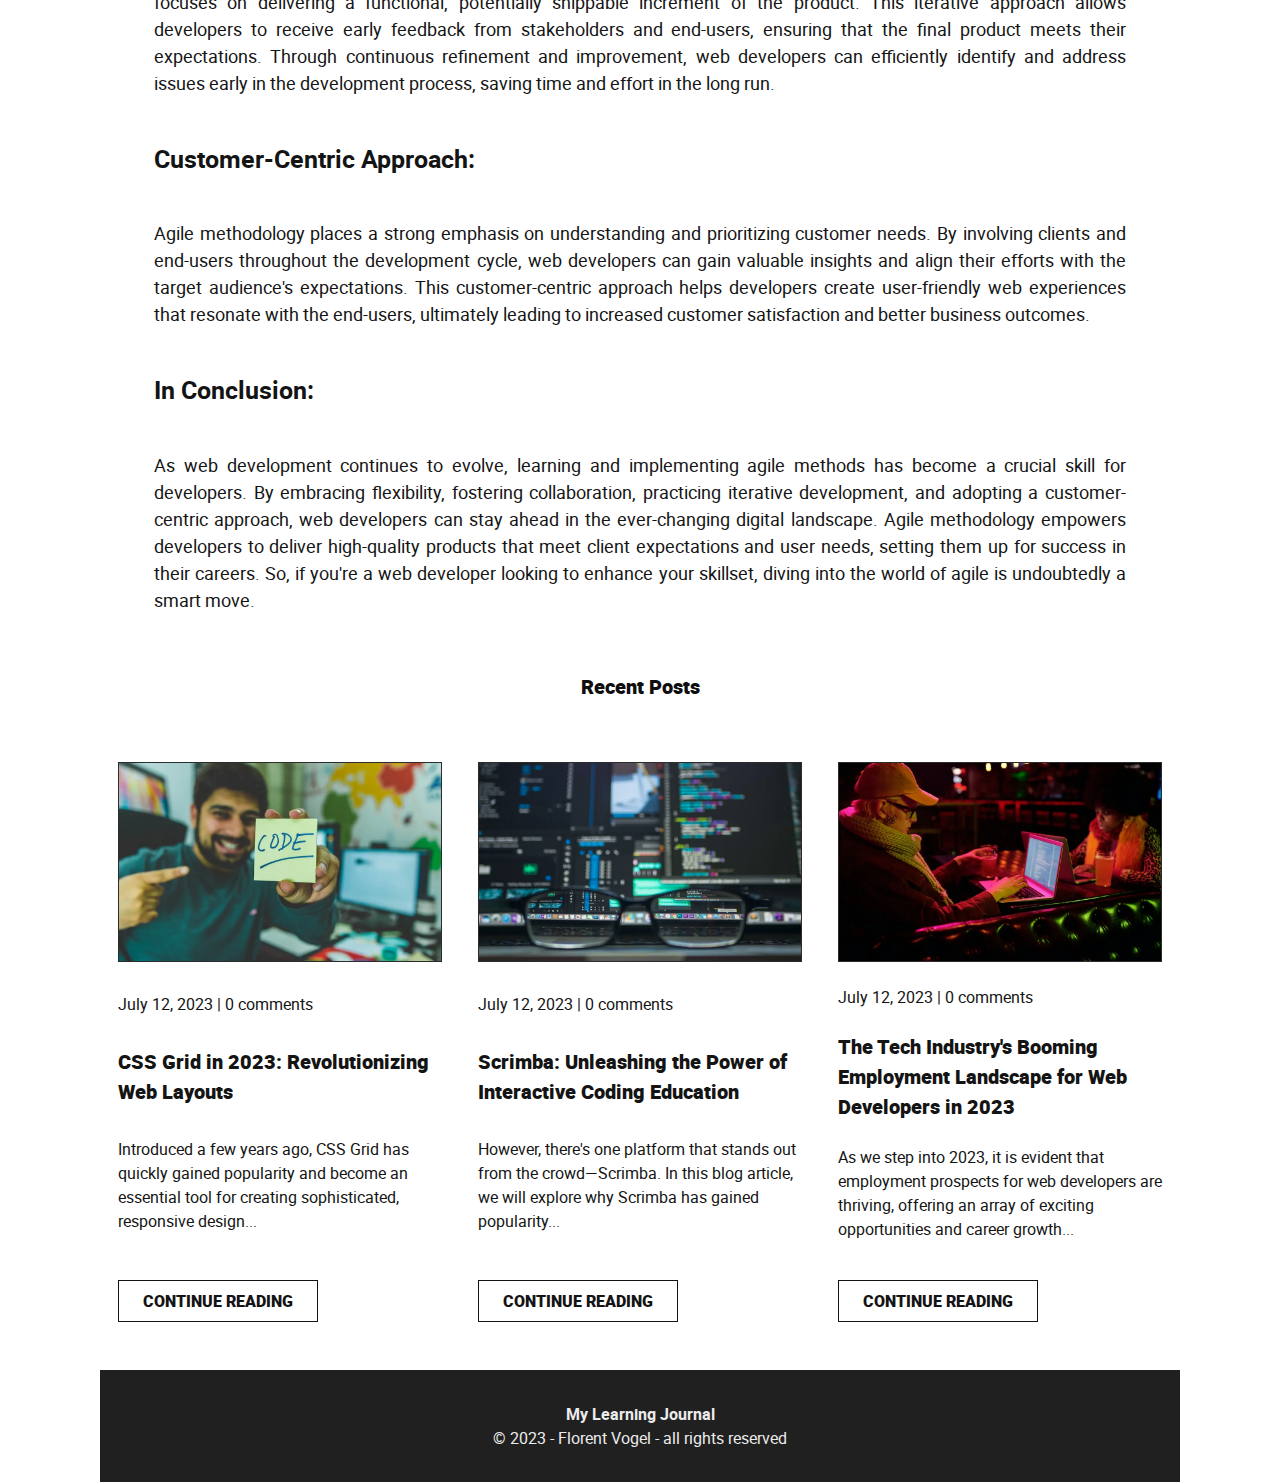
<file: my-learning-journal/assets/articles/article7.html>
<!DOCTYPE html>
<html lang="en">
<head>
    <meta charset="UTF-8">
    <meta name="viewport" content="width=device-width, initial-scale=1.0">
    <meta name="description" content="Unlock the world of web development with our comprehensive blog! Discover the essential skills, best resources, and expert tips to kickstart your journey in learning web development. From HTML and CSS basics to advanced JavaScript techniques, dive into the realm of coding and create stunning websites. Start your web development learning adventure today!">
    <link rel="stylesheet" type="text/css" href="../css/styles.css">
    <link rel="stylesheet" type="text/css" href="../css/article.css">
    <link rel="apple-touch-icon" sizes="180x180" href="../favicon/apple-touch-icon.png">
    <link rel="icon" type="image/png" sizes="32x32" href="../favicon/favicon-32x32.png">
    <link rel="icon" type="image/png" sizes="16x16" href="../favicon/favicon-16x16.png">
    <title>Mastering Agile Method: The Key to Success for Web Developers</title>
</head>
<body>
    <header>
        <div class="header-container">
            <div class="site-title-container">
                <img src="../images/my-learning-journal-logo.png" alt="logo" class="logo">
                <h1 class="site-title">My learning journal</h1>
            </div>
            <nav class="navbar">
                <ul>
                    <li><a href="../index.html">HOME</a></li>
                    <li><a href="../pages/about.html">ABOUT ME</a></li>
                    <li><a href="../pages/contact.html">CONTACT</a></li>
                </ul>
            </nav>
            <button class="hamburger-menu">
                <div class="bar"></div>
            </button>
            <nav class="navbar-mobile">
                <ul>
                    <li><a href="../index.html">HOME</a></li>
                    <li><a href="../pages/about.html">ABOUT ME</a></li>
                    <li><a href="../pages/contact.html">CONTACT</a></li>
                </ul>
            </nav>
        </div>
    </header>

    <main>
        <section> 
            <div class="article-introdution">
                <p class="article-info"><time= datetime="2023-07-11">July 11, 2023</time> | 0 comments</p> 
                <h2>Mastering Agile Method: The Key to Success for Web Developers</h2>
                <h3>Introduction:</h3>
                <p>In today's fast-paced world, web development has become a highly competitive field where adaptability and efficiency are paramount. To keep up with the ever-evolving technology landscape, web developers need to embrace agile methods. Agile methodology is a project management approach that promotes flexibility, collaboration, and iterative development. In this blog article, we'll explore the benefits of learning agile methods for web developers and how it can help them succeed in their careers.</p>
            </div>  
            
            <div class="article-image">
                <figure>
                    <img src="../images/article (6).webp" alt="A man coding on his computer" class="article-cover-image" width="1080" height="300">
                    <figcaption>A man coding on his computer</figcaption>
                </figure>
                
            </div>
        
            <div class="article-body">
                <h4>Flexibility and Adaptability:</h4>
                <p>Agile methodology encourages web developers to be flexible and adaptable in their work. Instead of following a rigid plan from start to finish, agile teams prioritize responsiveness to change. This approach enables developers to quickly adjust their strategies, adopt new technologies, and implement client feedback during the development process. By embracing flexibility, web developers can stay ahead of the curve and deliver high-quality products that meet the evolving needs of users.</p>
        
                <h4>Continuous Collaboration:</h4>
                <p>Agile methodology emphasizes close collaboration between team members, including developers, designers, testers, and project stakeholders. Regular meetings, such as daily stand-ups and sprint reviews, facilitate communication and transparency within the team. Web developers can actively participate in discussions, provide valuable insights, and contribute to the project's success. Collaborative environments foster a sense of ownership and collective responsibility, resulting in improved teamwork and a higher chance of delivering exceptional web solutions.</p>
        
                <h4>Iterative Development:</h4>
                <p>Agile promotes iterative development, breaking down projects into smaller, manageable tasks called sprints. Each sprint focuses on delivering a functional, potentially shippable increment of the product. This iterative approach allows developers to receive early feedback from stakeholders and end-users, ensuring that the final product meets their expectations. Through continuous refinement and improvement, web developers can efficiently identify and address issues early in the development process, saving time and effort in the long run.</p>
        
                <h4>Customer-Centric Approach:</h4>
                <p>Agile methodology places a strong emphasis on understanding and prioritizing customer needs. By involving clients and end-users throughout the development cycle, web developers can gain valuable insights and align their efforts with the target audience's expectations. This customer-centric approach helps developers create user-friendly web experiences that resonate with the end-users, ultimately leading to increased customer satisfaction and better business outcomes.</p>
        
                <h3>In Conclusion:</h3>
                <p>As web development continues to evolve, learning and implementing agile methods has become a crucial skill for developers. By embracing flexibility, fostering collaboration, practicing iterative development, and adopting a customer-centric approach, web developers can stay ahead in the ever-changing digital landscape. Agile methodology empowers developers to deliver high-quality products that meet client expectations and user needs, setting them up for success in their careers. So, if you're a web developer looking to enhance your skillset, diving into the world of agile is undoubtedly a smart move.</p>
            </div> 
        </section>
        
        <section class="recent-articles">
            <p class="recent-posts-title">Recent Posts</p>
            <div class="recent-articles-feed">
                
            </div>
        </section>
    </main>

    <footer>
        <strong>My Learning Journal</strong><br>
        &copy 2023 - Florent Vogel - all rights reserved
    </footer>
    <script src="../js/navbar.js" defer></script>
    <script src="../js/recent-posts.js" type="module" defer></script>
</body>
</html>
</file>
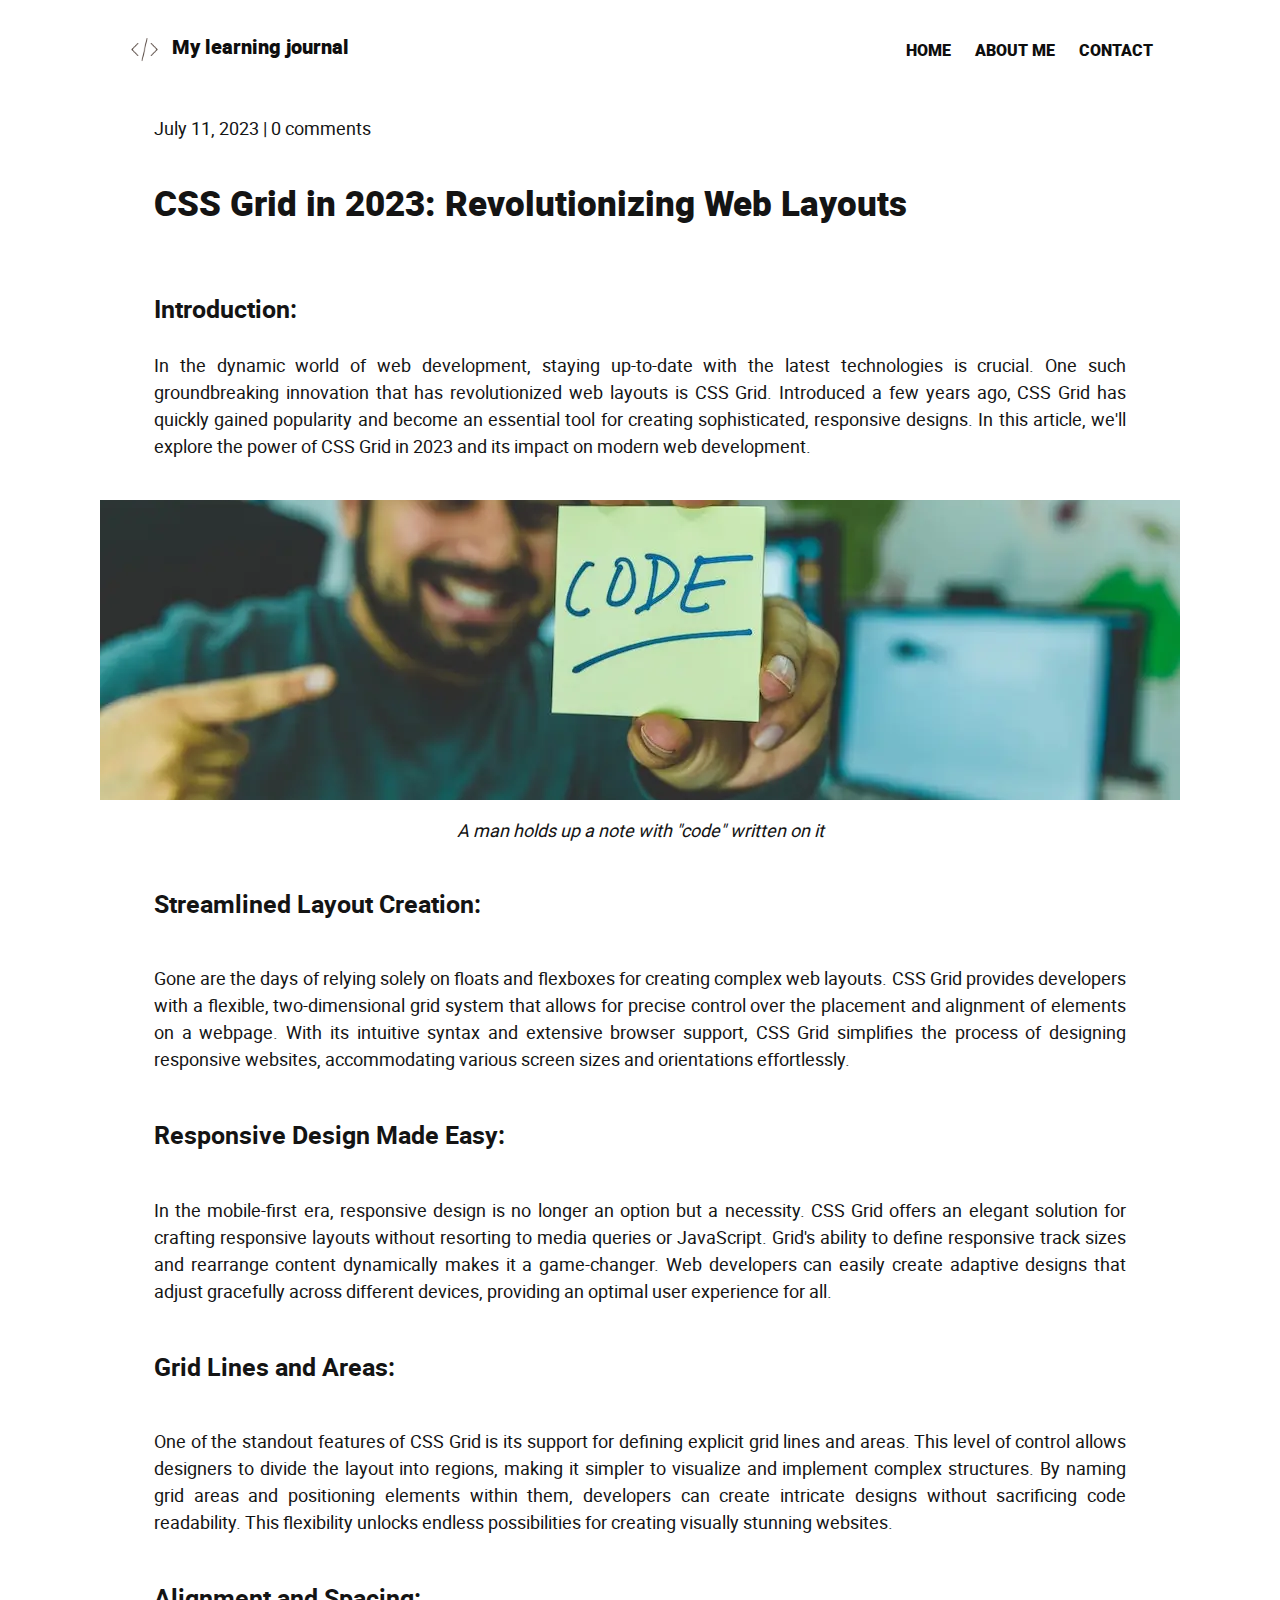
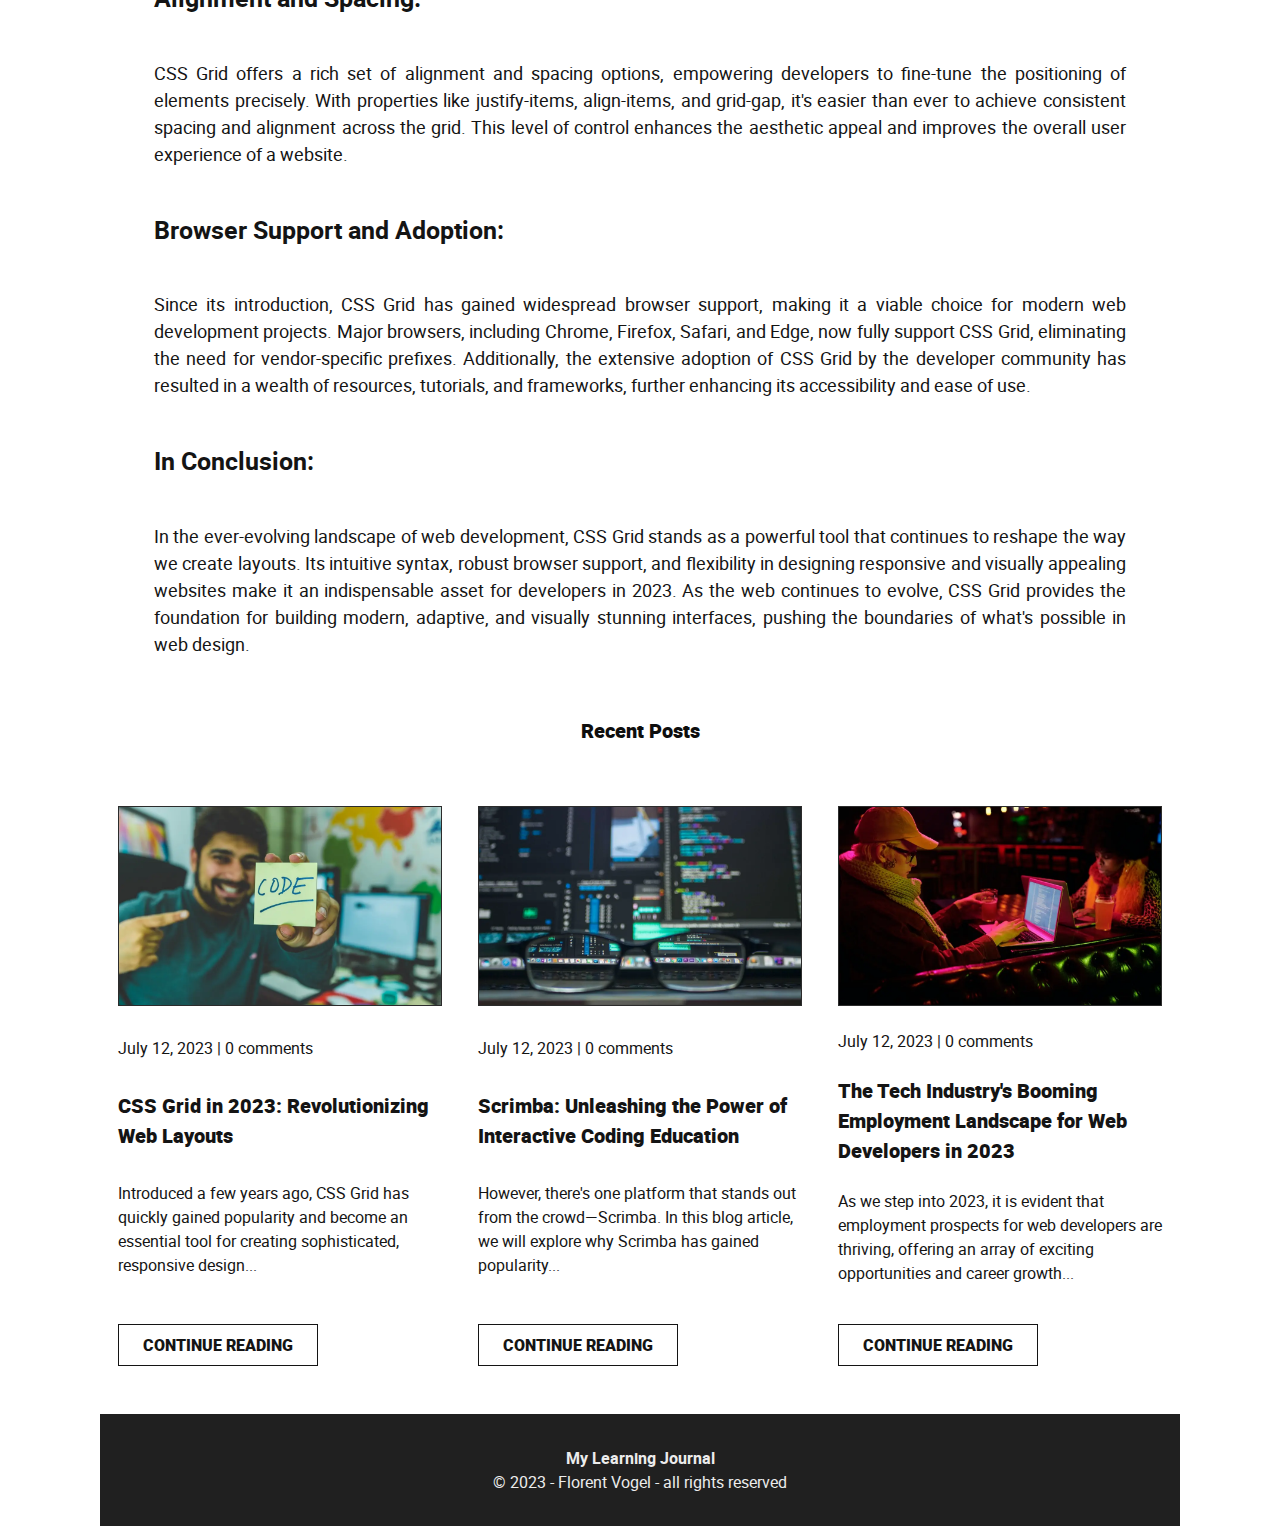
<file: my-learning-journal/assets/articles/article8.html>
<!DOCTYPE html>
<html lang="en">
<head>
    <meta charset="UTF-8">
    <meta name="viewport" content="width=device-width, initial-scale=1.0">
    <meta name="description" content="Unlock the world of web development with our comprehensive blog! Discover the essential skills, best resources, and expert tips to kickstart your journey in learning web development. From HTML and CSS basics to advanced JavaScript techniques, dive into the realm of coding and create stunning websites. Start your web development learning adventure today!">
    <link rel="stylesheet" type="text/css" href="../css/styles.css">
    <link rel="stylesheet" type="text/css" href="../css/article.css">
    <link rel="apple-touch-icon" sizes="180x180" href="../favicon/apple-touch-icon.png">
    <link rel="icon" type="image/png" sizes="32x32" href="../favicon/favicon-32x32.png">
    <link rel="icon" type="image/png" sizes="16x16" href="../favicon/favicon-16x16.png">
    <title>CSS Grid in 2023: Revolutionizing Web Layouts</title>
</head>
<body>
    <header>
        <div class="header-container">
            <div class="site-title-container">
                <img src="../images/my-learning-journal-logo.png" alt="logo" class="logo">
                <h1 class="site-title">My learning journal</h1>
            </div>
            <nav class="navbar">
                <ul>
                    <li><a href="../index.html">HOME</a></li>
                    <li><a href="../pages/about.html">ABOUT ME</a></li>
                    <li><a href="../pages/contact.html">CONTACT</a></li>
                </ul>
            </nav>
            <button class="hamburger-menu">
                <div class="bar"></div>
            </button>
            <nav class="navbar-mobile">
                <ul>
                    <li><a href="../index.html">HOME</a></li>
                    <li><a href="../pages/about.html">ABOUT ME</a></li>
                    <li><a href="../pages/contact.html">CONTACT</a></li>
                </ul>
            </nav>
        </div>
    </header>

    <main>
        <section> 
            <div class="article-introdution">
                <p class="article-info"><time= datetime="2023-07-11">July 11, 2023</time> | 0 comments</p> 
                <h2>CSS Grid in 2023: Revolutionizing Web Layouts</h2>
                <h3>Introduction:</h3>
                <p>In the dynamic world of web development, staying up-to-date with the latest technologies is crucial. One such groundbreaking innovation that has revolutionized web layouts is CSS Grid. Introduced a few years ago, CSS Grid has quickly gained popularity and become an essential tool for creating sophisticated, responsive designs. In this article, we'll explore the power of CSS Grid in 2023 and its impact on modern web development.</p>
            </div>  
            
            <div class="article-image">
                <figure>
                    <img src="../images/article (7).webp" alt="A man holds up a note with 'code' written on it" class="article-cover-image" width="1080" height="300">
                    <figcaption>A man holds up a note with "code" written on it</figcaption>
                </figure>
                
            </div>
        
            <div class="article-body">
                <h4>Streamlined Layout Creation:</h4>
                <p>Gone are the days of relying solely on floats and flexboxes for creating complex web layouts. CSS Grid provides developers with a flexible, two-dimensional grid system that allows for precise control over the placement and alignment of elements on a webpage. With its intuitive syntax and extensive browser support, CSS Grid simplifies the process of designing responsive websites, accommodating various screen sizes and orientations effortlessly.</p>
        
                <h4>Responsive Design Made Easy:</h4>
                <p>In the mobile-first era, responsive design is no longer an option but a necessity. CSS Grid offers an elegant solution for crafting responsive layouts without resorting to media queries or JavaScript. Grid's ability to define responsive track sizes and rearrange content dynamically makes it a game-changer. Web developers can easily create adaptive designs that adjust gracefully across different devices, providing an optimal user experience for all.</p>
        
                <h4>Grid Lines and Areas:</h4>
                <p>One of the standout features of CSS Grid is its support for defining explicit grid lines and areas. This level of control allows designers to divide the layout into regions, making it simpler to visualize and implement complex structures. By naming grid areas and positioning elements within them, developers can create intricate designs without sacrificing code readability. This flexibility unlocks endless possibilities for creating visually stunning websites.</p>
        
                <h4>Alignment and Spacing:</h4>
                <p>CSS Grid offers a rich set of alignment and spacing options, empowering developers to fine-tune the positioning of elements precisely. With properties like justify-items, align-items, and grid-gap, it's easier than ever to achieve consistent spacing and alignment across the grid. This level of control enhances the aesthetic appeal and improves the overall user experience of a website.</p>
        
                <h4>Browser Support and Adoption:</h4>
                <p>Since its introduction, CSS Grid has gained widespread browser support, making it a viable choice for modern web development projects. Major browsers, including Chrome, Firefox, Safari, and Edge, now fully support CSS Grid, eliminating the need for vendor-specific prefixes. Additionally, the extensive adoption of CSS Grid by the developer community has resulted in a wealth of resources, tutorials, and frameworks, further enhancing its accessibility and ease of use.</p>
    
                <h3>In Conclusion:</h3>
                <p>In the ever-evolving landscape of web development, CSS Grid stands as a powerful tool that continues to reshape the way we create layouts. Its intuitive syntax, robust browser support, and flexibility in designing responsive and visually appealing websites make it an indispensable asset for developers in 2023. As the web continues to evolve, CSS Grid provides the foundation for building modern, adaptive, and visually stunning interfaces, pushing the boundaries of what's possible in web design.</p>
            </div> 
        </section>
        
        <section class="recent-articles">
            <p class="recent-posts-title">Recent Posts</p>
            <div class="recent-articles-feed">
                
            </div>
        </section>
    </main>

    <footer>
        <strong>My Learning Journal</strong><br>
        &copy 2023 - Florent Vogel - all rights reserved
    </footer>
    <script src="../js/navbar.js" defer></script>
    <script src="../js/recent-posts.js" type="module" defer></script>
</body>
</html>
</file>
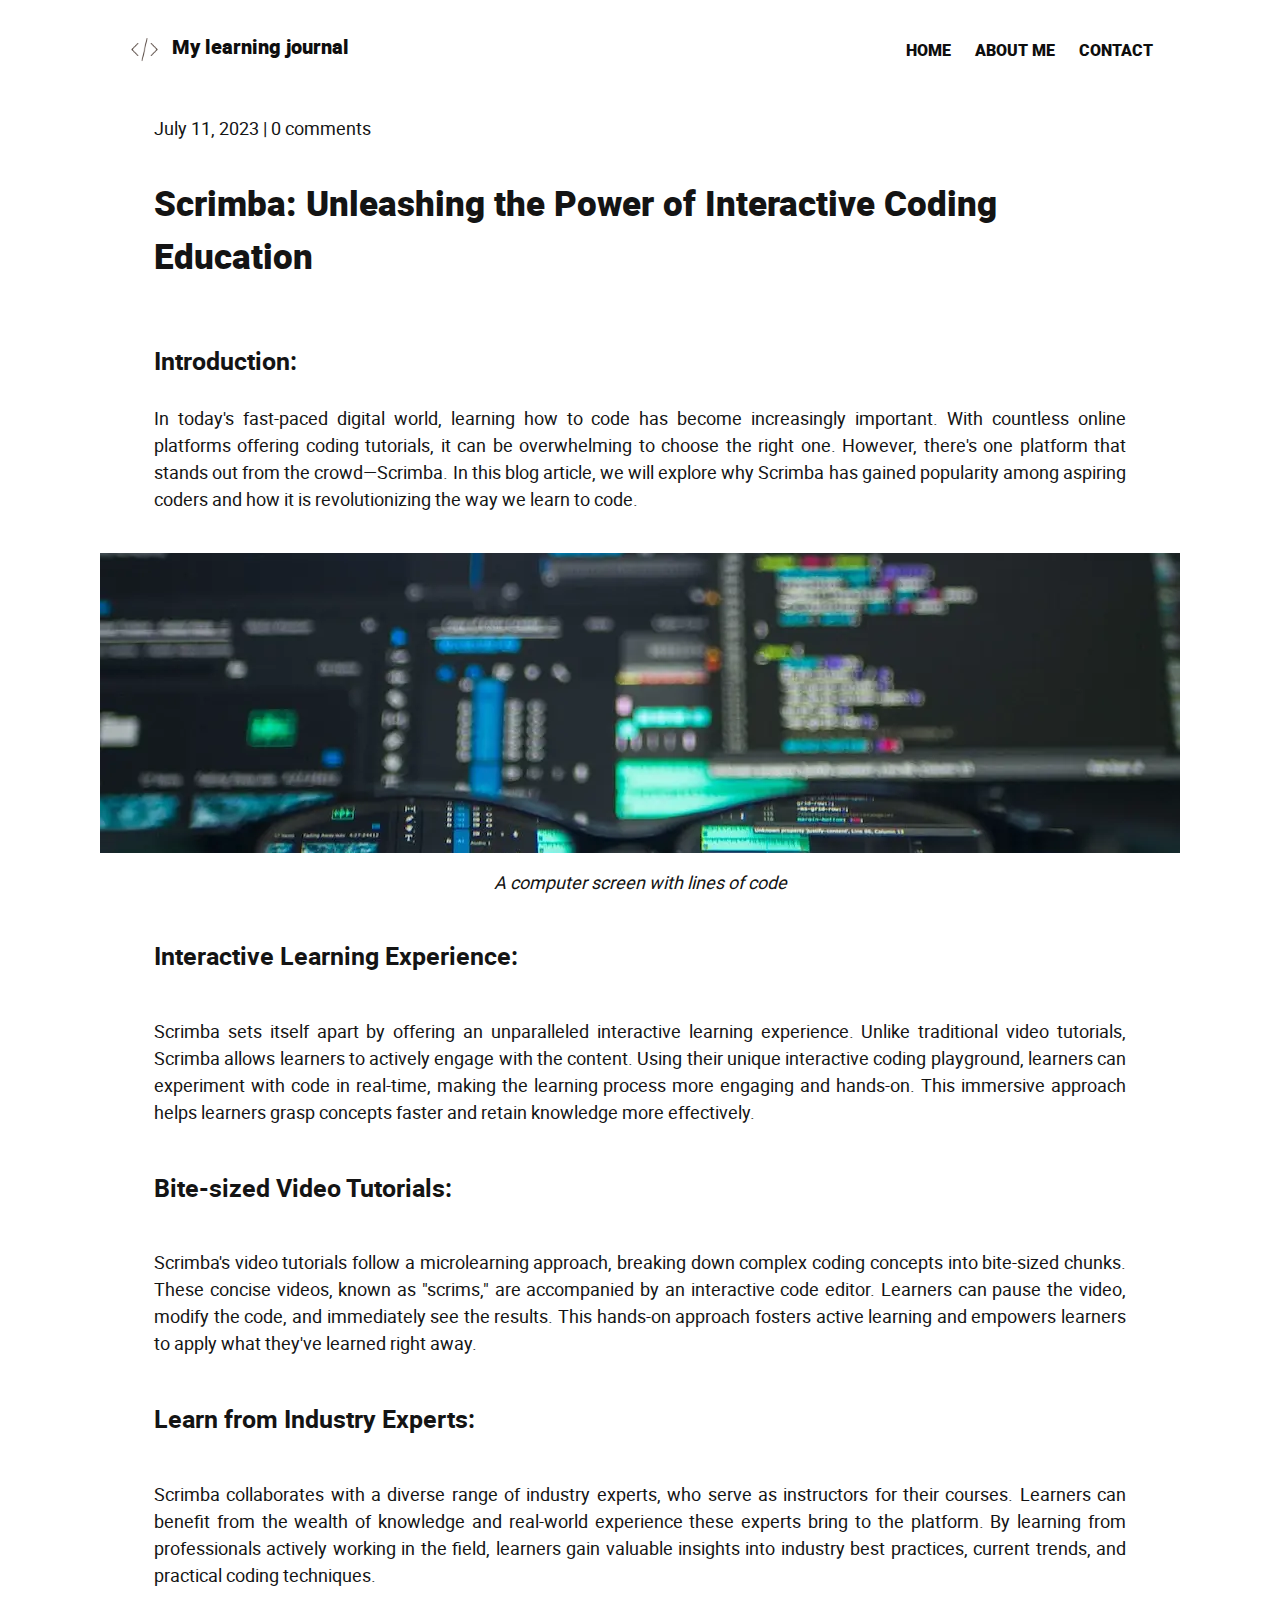
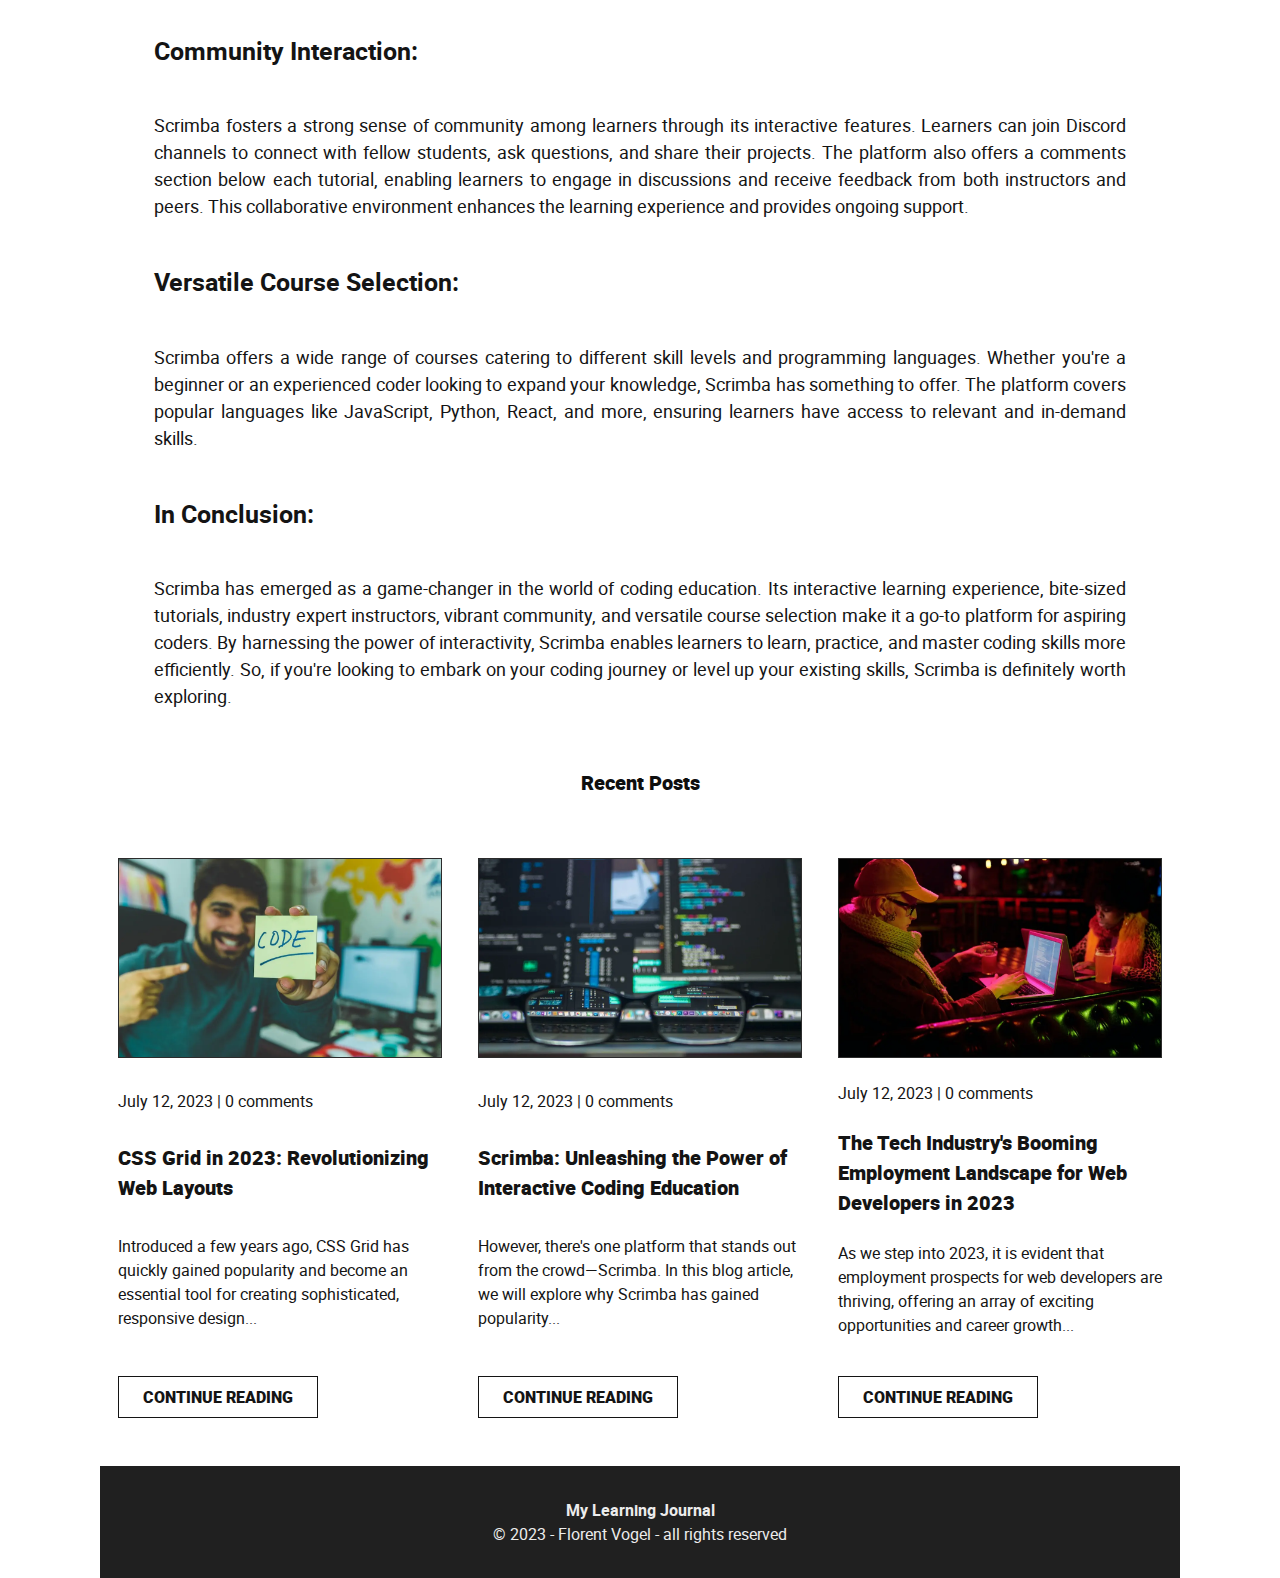
<file: my-learning-journal/assets/articles/article9.html>
<!DOCTYPE html>
<html lang="en">
<head>
    <meta charset="UTF-8">
    <meta name="viewport" content="width=device-width, initial-scale=1.0">
    <meta name="description" content="Unlock the world of web development with our comprehensive blog! Discover the essential skills, best resources, and expert tips to kickstart your journey in learning web development. From HTML and CSS basics to advanced JavaScript techniques, dive into the realm of coding and create stunning websites. Start your web development learning adventure today!">
    <link rel="stylesheet" type="text/css" href="../css/styles.css">
    <link rel="stylesheet" type="text/css" href="../css/article.css">
    <link rel="apple-touch-icon" sizes="180x180" href="../favicon/apple-touch-icon.png">
    <link rel="icon" type="image/png" sizes="32x32" href="../favicon/favicon-32x32.png">
    <link rel="icon" type="image/png" sizes="16x16" href="../favicon/favicon-16x16.png">
    <title>Scrimba: Unleashing the Power of Interactive Coding Education</title>
</head>
<body>
    <header>
        <div class="header-container">
            <div class="site-title-container">
                <img src="../images/my-learning-journal-logo.png" alt="logo" class="logo">
                <h1 class="site-title">My learning journal</h1>
            </div>
            <nav class="navbar">
                <ul>
                    <li><a href="../index.html">HOME</a></li>
                    <li><a href="../pages/about.html">ABOUT ME</a></li>
                    <li><a href="../pages/contact.html">CONTACT</a></li>
                </ul>
            </nav>
            <button class="hamburger-menu">
                <div class="bar"></div>
            </button>
            <nav class="navbar-mobile">
                <ul>
                    <li><a href="../index.html">HOME</a></li>
                    <li><a href="../pages/about.html">ABOUT ME</a></li>
                    <li><a href="../pages/contact.html">CONTACT</a></li>
                </ul>
            </nav>
        </div>
    </header>

    <main>
        <section> 
            <div class="article-introdution">
                <p class="article-info"><time= datetime="2023-07-11">July 11, 2023</time> | 0 comments</p> 
                <h2>Scrimba: Unleashing the Power of Interactive Coding Education</h2>
                <h3>Introduction:</h3>
                <p>In today's fast-paced digital world, learning how to code has become increasingly important. With countless online platforms offering coding tutorials, it can be overwhelming to choose the right one. However, there's one platform that stands out from the crowd—Scrimba. In this blog article, we will explore why Scrimba has gained popularity among aspiring coders and how it is revolutionizing the way we learn to code.</p>
            </div>  
            
            <div class="article-image">
                <figure>
                    <img src="../images/article (8).webp" alt="A computer screen with lines of code" class="article-cover-image" width="1080" height="300">
                    <figcaption>A computer screen with lines of code</figcaption>
                </figure>
                
            </div>
        
            <div class="article-body">
                <h4>Interactive Learning Experience:</h4>
                <p>Scrimba sets itself apart by offering an unparalleled interactive learning experience. Unlike traditional video tutorials, Scrimba allows learners to actively engage with the content. Using their unique interactive coding playground, learners can experiment with code in real-time, making the learning process more engaging and hands-on. This immersive approach helps learners grasp concepts faster and retain knowledge more effectively.</p>
        
                <h4>Bite-sized Video Tutorials:</h4>
                <p>Scrimba's video tutorials follow a microlearning approach, breaking down complex coding concepts into bite-sized chunks. These concise videos, known as "scrims," are accompanied by an interactive code editor. Learners can pause the video, modify the code, and immediately see the results. This hands-on approach fosters active learning and empowers learners to apply what they've learned right away.</p>
        
                <h4>Learn from Industry Experts:</h4>
                <p>Scrimba collaborates with a diverse range of industry experts, who serve as instructors for their courses. Learners can benefit from the wealth of knowledge and real-world experience these experts bring to the platform. By learning from professionals actively working in the field, learners gain valuable insights into industry best practices, current trends, and practical coding techniques.</p>
        
                <h4>Community Interaction:</h4>
                <p>Scrimba fosters a strong sense of community among learners through its interactive features. Learners can join Discord channels to connect with fellow students, ask questions, and share their projects. The platform also offers a comments section below each tutorial, enabling learners to engage in discussions and receive feedback from both instructors and peers. This collaborative environment enhances the learning experience and provides ongoing support.</p>
        
                <h4>Versatile Course Selection:</h4>
                <p>Scrimba offers a wide range of courses catering to different skill levels and programming languages. Whether you're a beginner or an experienced coder looking to expand your knowledge, Scrimba has something to offer. The platform covers popular languages like JavaScript, Python, React, and more, ensuring learners have access to relevant and in-demand skills.</p>
        
                <h3>In Conclusion:</h3>
                <p>Scrimba has emerged as a game-changer in the world of coding education. Its interactive learning experience, bite-sized tutorials, industry expert instructors, vibrant community, and versatile course selection make it a go-to platform for aspiring coders. By harnessing the power of interactivity, Scrimba enables learners to learn, practice, and master coding skills more efficiently. So, if you're looking to embark on your coding journey or level up your existing skills, Scrimba is definitely worth exploring.</p>
            </div> 
        </section>
        
        <section class="recent-articles">
            <p class="recent-posts-title">Recent Posts</p>
            <div class="recent-articles-feed">
                
            </div>
        </section>
    </main>

    <footer>
        <strong>My Learning Journal</strong><br>
        &copy 2023 - Florent Vogel - all rights reserved
    </footer>
    <script src="../js/navbar.js" defer></script>
    <script src="../js/recent-posts.js" type="module" defer></script>
</body>
</html>
</file>
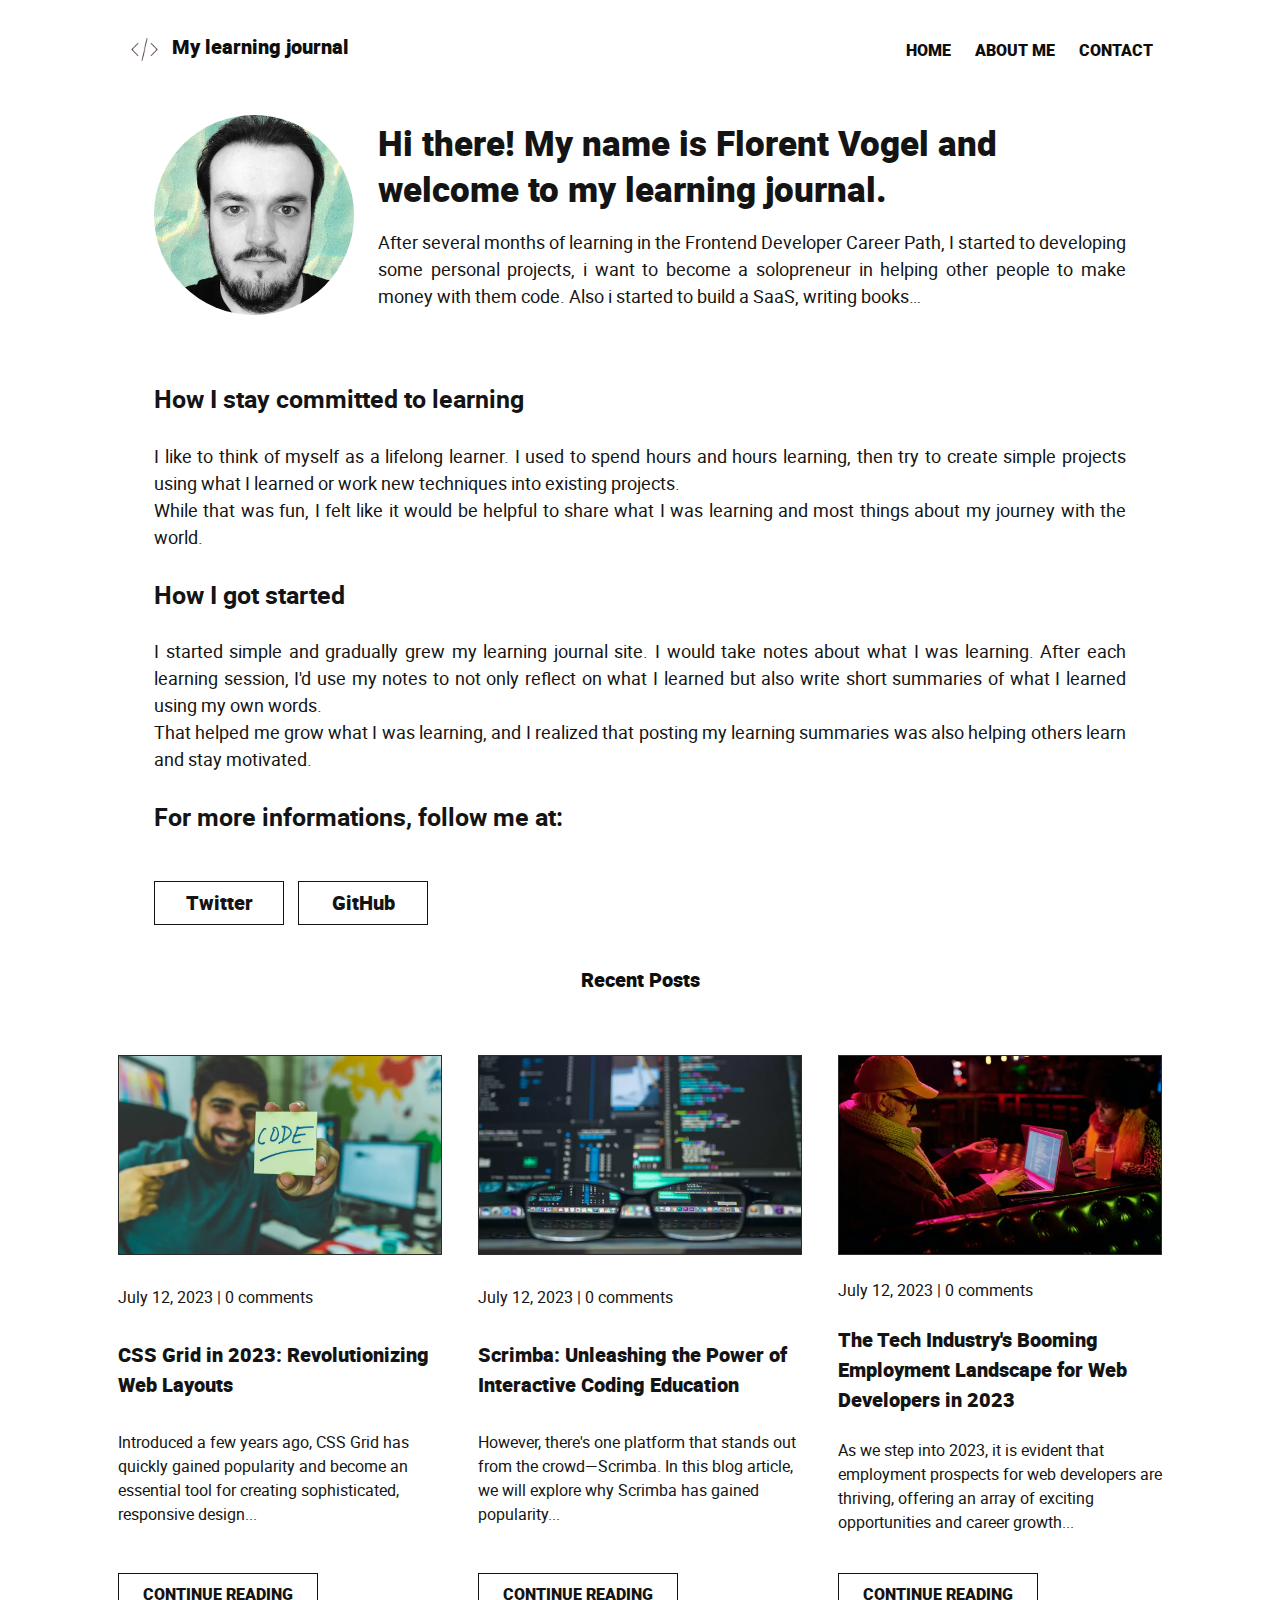
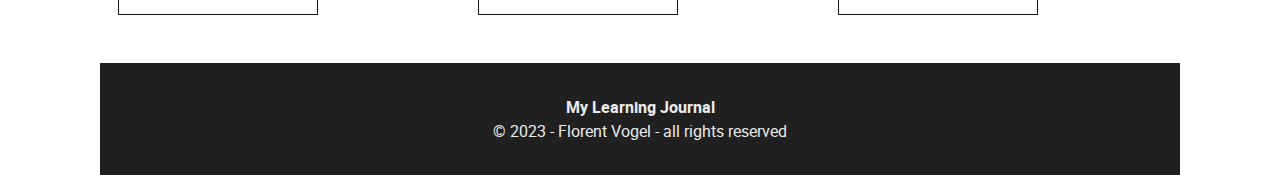
<file: my-learning-journal/assets/pages/about.html>
<!DOCTYPE html>
<html lang="en">
<head>
    <meta charset="UTF-8">
    <meta name="viewport" content="width=device-width, initial-scale=1.0">
    <meta name="description" content="Unlock the world of web development with our comprehensive blog! Discover the essential skills, best resources, and expert tips to kickstart your journey in learning web development. From HTML and CSS basics to advanced JavaScript techniques, dive into the realm of coding and create stunning websites. Start your web development learning adventure today!">
    <link rel="stylesheet" type="text/css" href="../css/styles.css">
    <link rel="stylesheet" type="text/css" href="../css/about.css">
    <link rel="apple-touch-icon" sizes="180x180" href="../favicon/apple-touch-icon.png">
    <link rel="icon" type="image/png" sizes="32x32" href="../favicon/favicon-32x32.png">
    <link rel="icon" type="image/png" sizes="16x16" href="../favicon/favicon-16x16.png">
    <title>My learning journal: About Me</title>
</head>
<body>
    <header>
        <div class="header-container">
            <div class="site-title-container">
                <img src="../images/my-learning-journal-logo.png" alt="logo" class="logo">
                <h1 class="site-title">My learning journal</h1>
            </div>
            <nav class="navbar">
                <ul>
                    <li><a href="../index.html">HOME</a></li>
                    <li><a href="../pages/about.html">ABOUT ME</a></li>
                    <li><a href="../pages/contact.html">CONTACT</a></li>
                </ul>
            </nav>
            <button class="hamburger-menu">
                <div class="bar"></div>
            </button>
            <nav class="navbar-mobile">
                <ul>
                    <li><a href="../index.html">HOME</a></li>
                    <li><a href="../pages/about.html">ABOUT ME</a></li>
                    <li><a href="../pages/contact.html">CONTACT</a></li>
                </ul>
            </nav>
        </div>
    </header>

    <main>
        <section> 
            <div class="about-page-header">
                <img src="../images/profile-picture.png" alt="a picture of Florent Vogel" class="avatar">
                <div class="about-page-header-body">
                    <h2>Hi there! My name is Florent Vogel and welcome to my learning journal.</h2>
                    <p>After several months of learning in the Frontend Developer Career Path, I started to developing some personal projects, i want to become a solopreneur in helping other people to make money with them code. Also i started to build a SaaS, writing books…</p>
                </div>
            </div>
            <div class="about-page-body">
                <h3>How I stay committed to learning</h3>
                <p>I like to think of myself as a lifelong learner. I used to spend hours and hours learning, then try to create simple projects using what I learned or work new techniques into existing projects.<br>
                While that was fun, I felt like it would be helpful to share what I was learning and most things about my journey with the world.</p>

                <h3>How I got started</h3>
                <p>I started simple and gradually grew my learning journal site. I would take notes about what I was learning. After each learning session, I'd use my notes to not only reflect on what I learned but also write short summaries of what I learned using my own words.<br>
                That helped me grow what I was learning, and I realized that posting my learning summaries was also helping others learn and stay motivated.</p>

                <h3>For more informations, follow me at:</h3>

                <div class="links-section">
                    <a href="https://twitter.com/floDotJs" target="_blank" class="social-links social-links__blue">Twitter</a>
                    <a href="https://github.com/FlorentVogel" target="_blank" class="social-links">GitHub</a>
                </div>
            </div>
        </section>

        
        <section class="recent-articles">
            <p class="recent-posts-title">Recent Posts</p>
            <div class="recent-articles-feed">
                
            </div>
        </section>
    </main>

    <footer>
        <strong>My Learning Journal</strong><br>
        &copy 2023 - Florent Vogel - all rights reserved
    </footer>
    <script src="../js/navbar.js" defer></script>
    <script src="../js/recent-posts.js" type="module" defer></script>
</body>
</html>
</file>
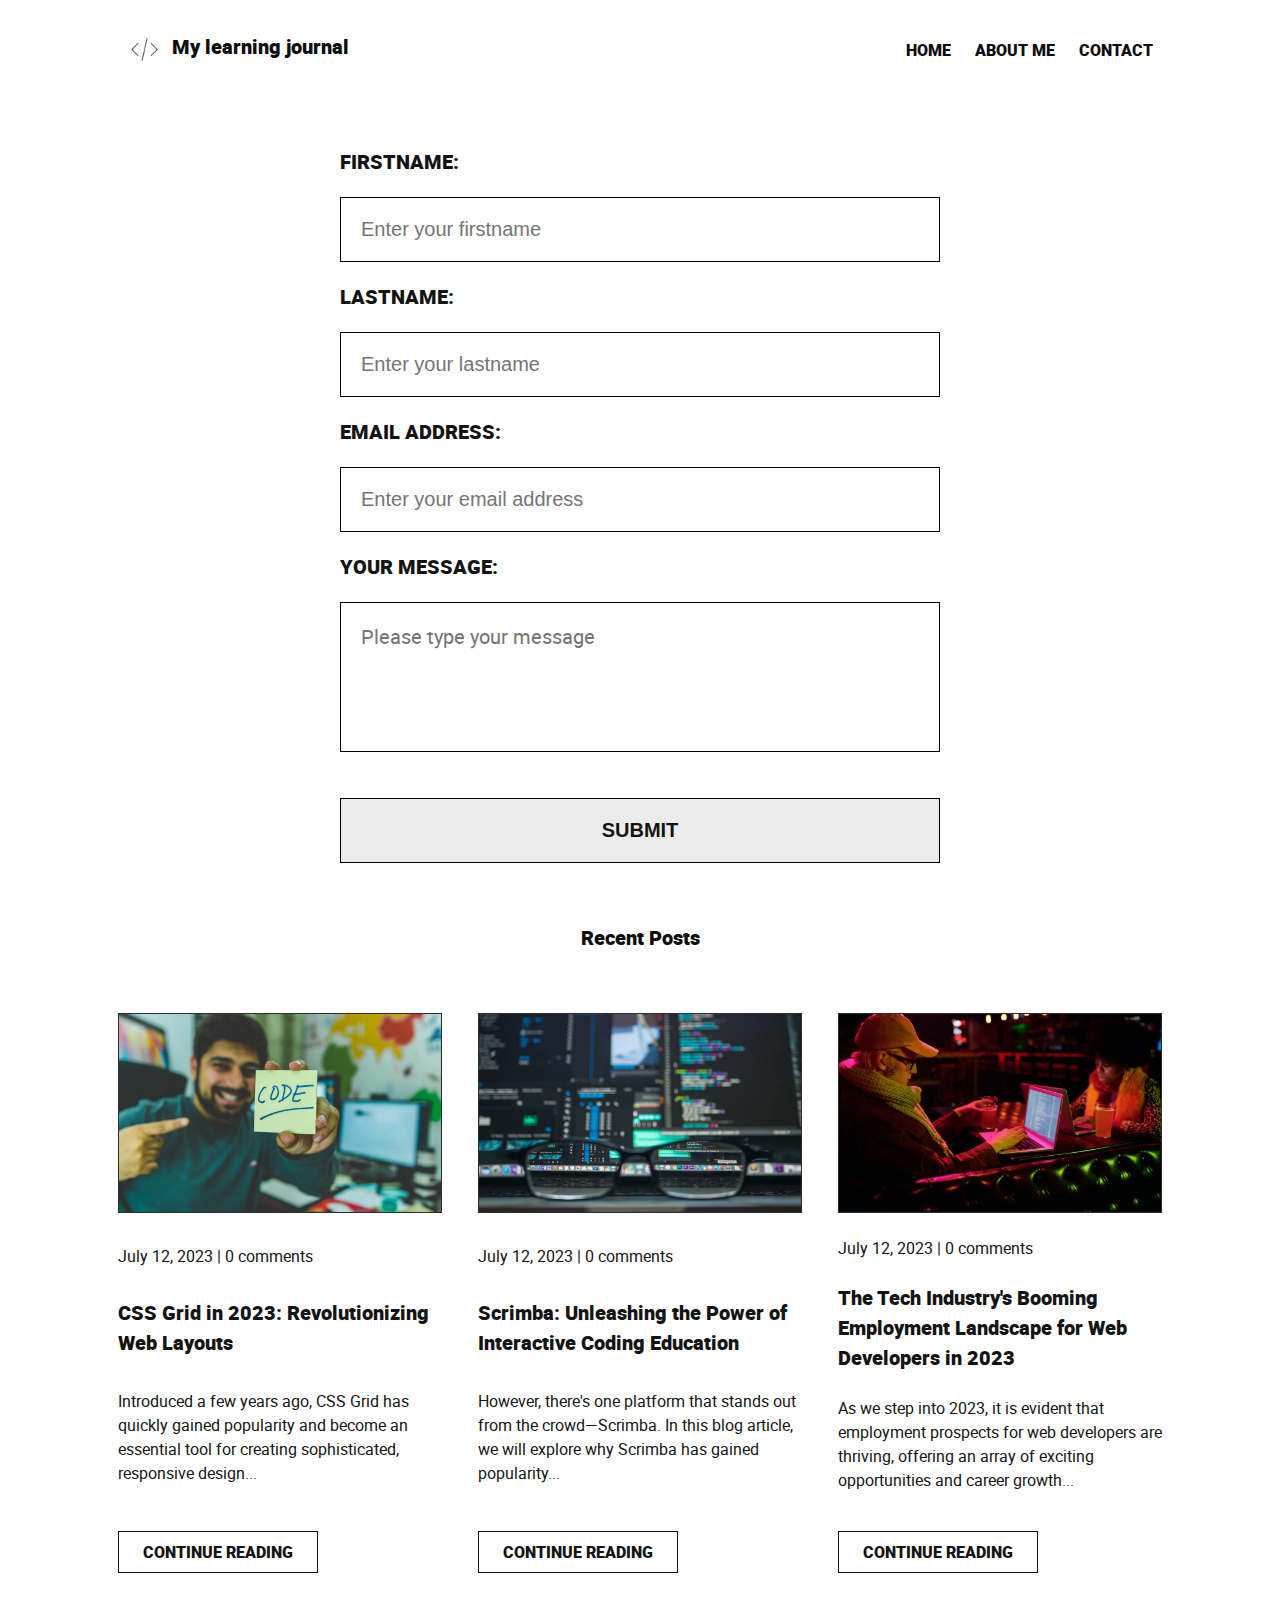
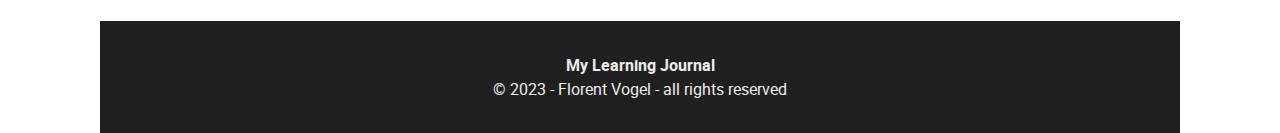
<file: my-learning-journal/assets/pages/contact.html>
<!DOCTYPE html>
<html lang="en">
<head>
    <meta charset="UTF-8">
    <meta name="viewport" content="width=device-width, initial-scale=1.0">
    <meta name="description" content="Unlock the world of web development with our comprehensive blog! Discover the essential skills, best resources, and expert tips to kickstart your journey in learning web development. From HTML and CSS basics to advanced JavaScript techniques, dive into the realm of coding and create stunning websites. Start your web development learning adventure today!">
    <link rel="stylesheet" type="text/css" href="../css/styles.css">
    <link rel="stylesheet" type="text/css" href="../css/contact.css">
    <link rel="apple-touch-icon" sizes="180x180" href="../favicon/apple-touch-icon.png">
    <link rel="icon" type="image/png" sizes="32x32" href="../favicon/favicon-32x32.png">
    <link rel="icon" type="image/png" sizes="16x16" href="../favicon/favicon-16x16.png">
    <title>My learning journal: Contact</title>
</head>
<body>
    <header>
        <div class="header-container">
            <div class="site-title-container">
                <img src="../images/my-learning-journal-logo.png" alt="logo" class="logo">
                <h1 class="site-title">My learning journal</h1>
            </div>
            <nav class="navbar">
                <ul>
                    <li><a href="../index.html">HOME</a></li>
                    <li><a href="../pages/about.html">ABOUT ME</a></li>
                    <li><a href="../pages/contact.html">CONTACT</a></li>
                </ul>
            </nav>
            <button class="hamburger-menu">
                <div class="bar"></div>
            </button>
            <nav class="navbar-mobile">
                <ul>
                    <li><a href="../index.html">HOME</a></li>
                    <li><a href="../pages/about.html">ABOUT ME</a></li>
                    <li><a href="../pages/contact.html">CONTACT</a></li>
                </ul>
            </nav>
        </div>
    </header>

    <main>
        <section> 
            <div class="form-contact-container">
                <form method="post" id="form-contact" action="#">
                    <label for="firstname">FIRSTNAME:</label>
                    <input 
                    type="text"
                    name="firstname"
                    id="firstname"
                    placeholder="Enter your firstname"
                    aria-label="enter your firstname"
                    required
                    >

                    <label for="lastname">LASTNAME:</label>
                    <input 
                    type="text"
                    name="lastname"
                    id="lastname"
                    placeholder="Enter your lastname"
                    aria-label="enter your lastname"
                    required
                    >

                    <label for="email">EMAIL ADDRESS:</label>
                    <input 
                    type="text"
                    name="email"
                    id="email"
                    placeholder="Enter your email address"
                    aria-label="enter your email addrees"
                    pattern="[a-zA-Z0-9._-]+@[a-zA-Z0-9._-]+.[a-zA-Z.]{2,15}"
                    required
                    >
                    
                    <label for="message">YOUR MESSAGE:</label>
                    <textarea
                    id="message"
                    name="message"
                    placeholder="Please type your message"
                    required
                    ></textarea>
                    <button
                    type="submit"
                    id="submit-btn"
                    value="submit"
                    aria-label="submit button">SUBMIT</button>
                </form>
            </div>
        </section>
        
        <section class="recent-articles">
            <p class="recent-posts-title">Recent Posts</p>
            <div class="recent-articles-feed">
                
            </div>
        </section>
    </main>

    <footer>
        <strong>My Learning Journal</strong><br>
        &copy 2023 - Florent Vogel - all rights reserved
    </footer>
    <script src="../js/navbar.js" defer></script>
    <script src="../js/recent-posts.js" type="module" defer></script>
</body>
</html>
</file>
<file: my-learning-journal/assets/css/styles.css>
@font-face {
    font-family: 'Roboto';
    src:
        local('Roboto'),
        url('../fonts/roboto-black-webfont.woff2') format('woff2'),
        url('../fonts/roboto-black-webfont.woff') format('woff');
        font-weight: 900;
        font-style: normal;
        font-display: fallback;
}

@font-face {
    font-family: 'Roboto';
    src:
        local('Roboto'),
        url('../fonts/roboto-bold-webfont.woff2') format('woff2'),
        url('../fonts/roboto-bold-webfont.woff') format('woff');
        font-weight: 700;
        font-style: normal;
        font-display: fallback;
}

@font-face {
    font-family: 'Roboto';
    src: 
        local('Roboto'),
        url('../fonts/roboto-regular-webfont.woff2') format('woff2'),
        url('../fonts/roboto-regular-webfont.woff') format('woff');
        font-weight: 400;
        font-style: normal;
        font-display: fallback;
}

*,
*::before,
*::after {
    margin: 0;
    padding: 0;
    box-sizing: border-box;
}

html {
    font-size: 62.5%;
}

body {
    font-family: 'Roboto', sans-serif;
    font-size: 1.6rem;
    line-height: 1.5;
    max-width: 1080px;
    width: 100%;
    margin: 0 auto;
    color: #141414;
}

/* TYPOGRAPHY */

h1,
.recent-posts-title {
    color: #0E0E0E;
    font-size: 2rem;
}

h1,
.recent-posts-title,
.navbar li a {
    font-weight: 900;
}

.navbar li a {
    color: #0E0E0E;
    font-size: 1.6rem;
}

footer {
    margin: 0 auto;
    background-color: #202020;
    padding: 2em 0;
    text-align: center;
    color: #ECECEC;
}

.recent-posts-title {
    text-align: center;
    margin-bottom: 3em;
    font-size: 2rem;
}

.article-title {
    font-weight: 900;
    font-size: 2rem;
}

.article-body-container {
    color: #FFFFFF;
}

.article-introdution h2 {
    font-size: 3.5rem;
}

.article-body h3,
.article-body h4,
.article-introdution h3 {
    font-size: 2.5rem;
}

.article-body p,
.article-introdution p {
    font-size: 1.8rem;
    text-align: justify;
}

/* LAYOUT */

.logo {
    width: 35px;
    height: 35px;
}

.header-container {
    width: 95%;
    display: flex;
    justify-content: space-between;
    align-items: center;
    margin: 0 auto;
    padding: 2em 0;
}

.site-title-container {
    display: flex;
}

.site-title {
    margin-left: 0.5em;
}

.navbar {
    display: none;
    width: 400px;
}

.navbar ul {
    display: flex;
    justify-content: end;
}

.navbar li {
    margin-left: 1.5em;
}

.navbar-mobile {
    display: block;
    position: fixed;
    top: 99px;
    left: 100%;
    width: 100%;
    min-height: 100vh;
    z-index: 90;
    background-color: #2c2c2c;
    transition: 0.4s;
}

.navbar-mobile.is-active {
    left: 0;
}

body.is-active {
    overflow: hidden;
}


.navbar-mobile ul {
    margin-top: 4em;
}

.navbar-mobile a {
    display: block;
    text-align: center;
    margin: 0 auto 1.5em;
    padding: 0.6em 0;
    background-color: #ECECEC;
    color: #0E0E0E;
    width: 150px;
    font-weight: 900;
}

.navbar-mobile a:hover {
    background-color: #0E0E0E;
    color: #ECECEC;

}

.hamburger-menu {
    position: relative;
    display: block;
    width: 35px;
    height: 35px;
    cursor: pointer;

    appearance: none;
    background: none;
    outline: none;
    border: none;
}

.hamburger-menu .bar,
.hamburger-menu::after,
.hamburger-menu::before {
    content: '';
    display: block;
    width: 100%;
    height: 5px;
    background: #0E0E0E;
    margin: 6px 0;
    transition: 0.4s;
}

.hamburger-menu.is-active::before {
    transform: rotate(-45deg) translate(-8px, 6px);
}

.hamburger-menu.is-active::after {
    transform: rotate(45deg) translate(-9px, -8px);
}

.hamburger-menu.is-active .bar {
    opacity: 0;
}

.article-cover-image {
    height: 300px;
    object-fit: cover;
}

.article-recent-main {
    position: relative;
    margin-bottom: 3em;
    max-width: 1080px;
    width: 100%;
}

.article-body-container {
    position: absolute;
    bottom: 30px;
    left: 25px;
    width: 90%;
    max-width: 900px;
}

.article-recent-secondary {
    width: 90%;
    margin: 0 auto 3em;
}

.view-more-articles {
    display: none;
}

.article-flex-container {
    height: 560px;
    display: flex;
    flex-direction: column;
    justify-content: space-between;
}

.article-image-container {
    border: 1px solid #2c2c2c;
    width: 100%;
    height: 300px;
    object-fit: cover;
}

footer, .article-cover-image {
    width: 100%;
    max-width: 1080px;
}


/* LINKS AND LISTS */

a {
    text-decoration: none;
}

.article-read-more {
    padding: 0.5em 0;
    display: block;
    font-weight: 900;
    margin: 1em 0 0;
    width: 200px;
    text-align: center;
}

.article-read-more__white {
    color: #FFFFFF;
    border: 1px solid #FFFFFF;
}

.article-read-more__black {
    color: #141414;
    border: 1px solid #141414;
}

.article-read-more__black:hover {
    background-color: #141414;
    color: #FFFFFF;
    border-color: #FFFFFF;
}

ul {
    list-style: none;
}

/* BUTTONS */

.btn {
    background: none;
    text-decoration: underline;
    margin: 1em auto 3em;
    font-size: 2rem;
    font-weight: 600;
    cursor: pointer;
    border: none;
    width: 150px;
}

.view-more-btn {
    display: block;
}

.view-less-btn {
    display: none;
}


/* MEDIA QUERIES */

@media (min-width: 768px) {
    .article-image-container {
        height: 200px;
    }

    .article-feed,
    .recent-articles-feed,
    .view-more-articles {
        grid-template-columns: repeat(auto-fill, minmax(33%, 1fr));
        justify-items: center;
        align-items: center;
        align-content: center;
    }

    .article-feed,
    .recent-articles-feed {
        display: grid;
    }

    .section-feed {
        width: 95%;
        margin: 0 auto;
    }

    .article-body-container {
        left: 35px;
        bottom: 45px;
    }

    .article-title-cover {
        font-size: 3.5rem;
    }

    .navbar {
        display: block;
    }

    .hamburger-menu,
    .navbar-mobile {
        display: none;
    }
}
</file>
<file: my-learning-journal/assets/css/article.css>
/* TYPOGRAPHY */

.article-introdution h2 {
    font-size: 3rem;
    font-weight: 800;
}

.article-body h3,
.article-body h4,
.article-introdution h3 {
    font-size: 2.5rem;
}

.article-body p,
.article-introdution p {
    font-size: 1.8rem;
    text-align: justify;
}

figcaption {
    text-align: center;
    font-size: 1.8rem;
    margin-top: 0.6em;
    font-style: italic;
}

/* LAYOUT */

.article-body,
.article-introdution {
        width: 90%;
        margin: 1em auto 2.5em;
    }

.article-body h3,
.article-body h4,
.article-body p,
.article-introdution h2,
.article-introdution h3 {
     padding: 1em 0;
}

figure {
    width: 90%;
    margin: 0 auto;
}

/* MEDIA QUERIES */

@media (min-width: 768px) {
    figure {
        width: 100%;
    }

    .article-introdution h2 {
        font-size: 3.5rem;
    }
}
</file>
<file: my-learning-journal/assets/css/about.css>
/* TYPOGRAPHY */

.article-body-container {
    color: #FFFFFF;
}

.about-page-header h2 {
    font-size: 3.5rem;
    line-height: 1.3;
    font-weight: 900;
}

.about-page-body h3,
.about-page-body h4,
.about-page-header h3 {
    font-size: 2.5rem;
}



.about-page-body p,
.about-page-header p {
    font-size: 1.8rem;
    text-align: justify;
}

/* LAYOUT */

.avatar {
    width: 200px;
    height: 200px;
    object-fit: cover;
    border-radius: 50%;
    margin-bottom: 1.5em;
}

.about-page-header {
    display: flex;
    flex-direction: column;
}

.about-page-header,
.about-page-body {
    width: 90%;
    margin: 1em auto 2.5em;
}

.about-page-header h3,
.about-page-header h4,
.about-page-body h2,
.about-page-body h3 {
    padding: 1em 0;
}

.about-page-header p {
    padding-top: 1em;
}

/* LINKS */

.social-links {
    font-size: 2rem;
    display: inline-block;
    padding: 0.3em;
    width: 130px;
    text-align: center;
    font-weight: 900;
    margin-top: 1em;
    color: #141414;
    border: 1px solid #141414;

}

.social-links:hover {
    background-color: #141414;
    color: #FFFFFF;
    border-color: #FFFFFF;
}

.social-links:last-of-type {
    margin-left: 0.5em;
}

.social-links__blue:hover {
    background-color: rgb(29 161 242);
}

/* MEDIA QUERIES */

@media (min-width: 768px) {
    .avatar {
        margin-bottom: 0;
    }

    .about-page-header {
        flex-direction: row;
        justify-content: space-between;
        align-items: center;
    }

    .about-page-header-body {
        margin-left: 1.5em;
    }
}
</file>
<file: my-learning-journal/assets/css/contact.css>
/* TYPOGRAPHY */

input, textarea, #submit-btn {
    font-size: 2rem;
    outline: none;
}

label {
    font-size: 2rem;
    font-weight: 800
}

textarea {
    text-decoration: none;
    font-family: inherit;
    resize: none;
}

/* LAYOUT */

.form-contact-container {
    margin: 3em auto 0;
    display: flex;
    flex-direction: column;
    align-items: center;
}

.form-contact-container, input, textarea {
    max-width: 350px;
    width: 100%;
}

input, textarea, #submit-btn {
    border: 1px solid black;
    padding: 0.4em 0.8em;
    margin: 1em auto;
}

textarea {
    height: 150px;
}

/* BUTTONS */

#submit-btn {
    color: #141414;
    font-weight: 800;
    margin-bottom: 3em;
    background-color: #ECECEC;
    cursor: pointer;
    width: 100%;
}

#submit-btn:hover {
    background-color: #141414;
    color: #FFFFFF;
}

@media (min-width: 768px) {
    .form-contact-container , textarea, input {
        max-width: 600px;
        width: 100%;
    }

    input, textarea, #submit-btn {
        padding: 1em;
    }
    
}
</file>
